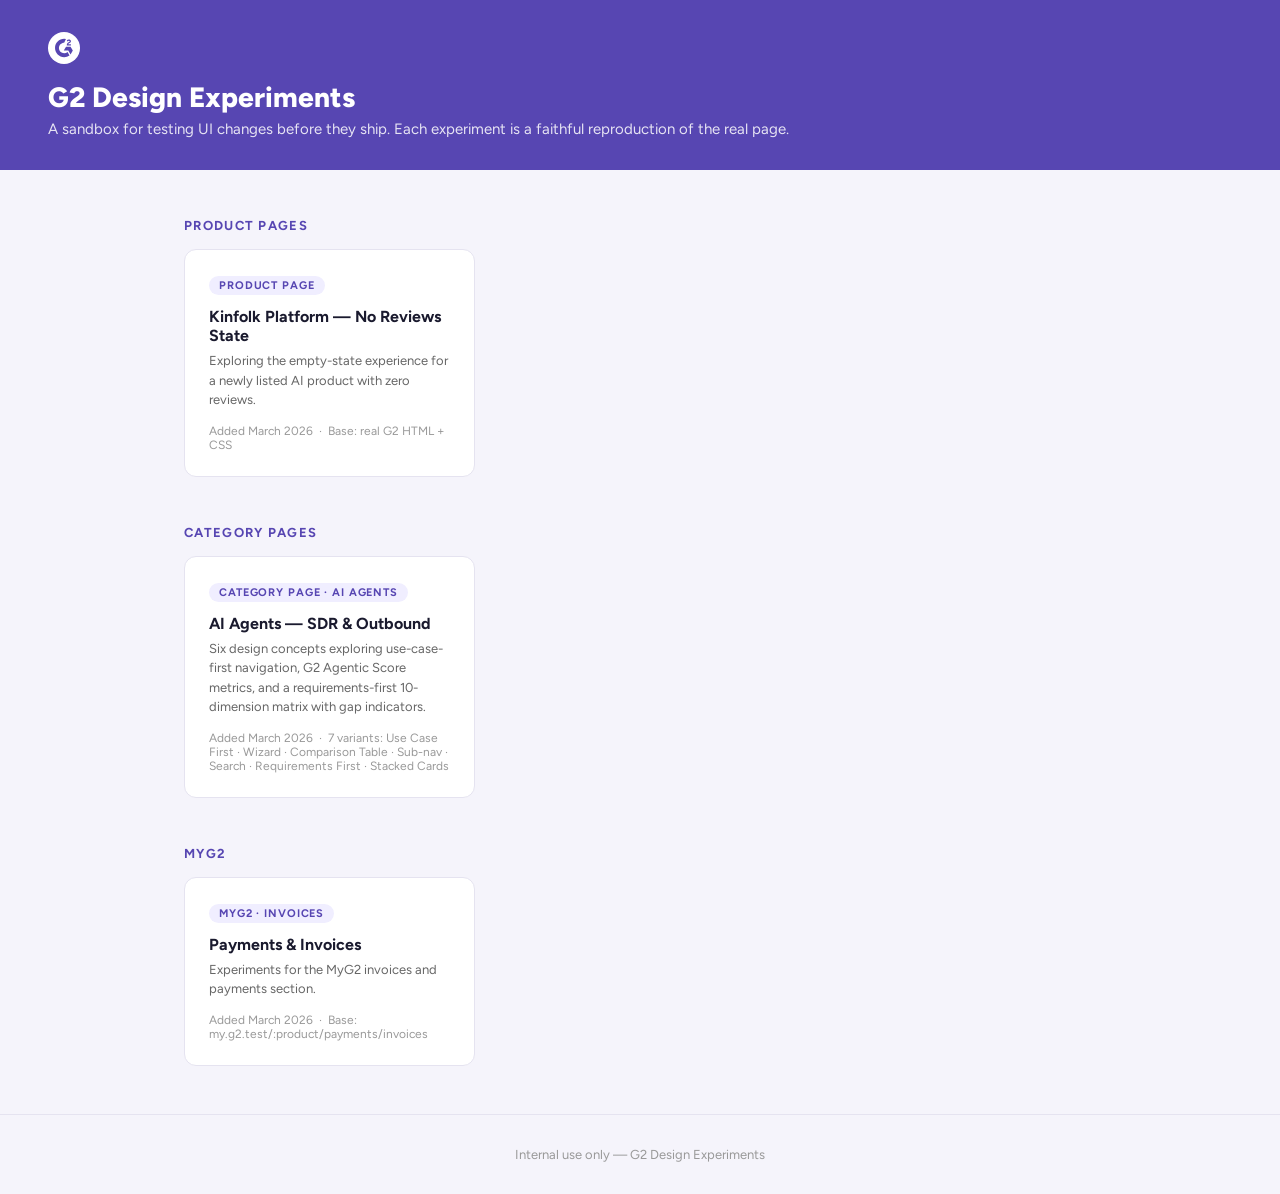
<file: index.html>
<!DOCTYPE html>
<html lang="en">
<head>
  <meta charset="utf-8" />
  <meta name="viewport" content="width=device-width, initial-scale=1" />
  <title>G2 Design Experiments</title>
  <link rel="preconnect" href="https://fonts.googleapis.com">
  <link href="https://fonts.googleapis.com/css2?family=Figtree:wght@400;500;600;700;800;900&display=swap" rel="stylesheet">
  <style>
    * { box-sizing: border-box; margin: 0; padding: 0; }
    body { font-family: Figtree, sans-serif; background: #f5f4fb; color: #1a1a2e; }
    header { background: #5746b2; color: white; padding: 32px 48px; }
    header img { height: 28px; margin-bottom: 16px; display: block; }
    header h1 { font-size: 28px; font-weight: 800; }
    header p { font-size: 15px; opacity: 0.85; margin-top: 6px; }
    main { max-width: 960px; margin: 48px auto; padding: 0 24px; }
    h2 { font-size: 13px; font-weight: 700; text-transform: uppercase; letter-spacing: 0.1em; color: #5746b2; margin-bottom: 16px; }
    .grid { display: grid; grid-template-columns: repeat(auto-fill, minmax(280px, 1fr)); gap: 20px; margin-bottom: 48px; }
    .card { background: white; border-radius: 12px; border: 1.5px solid #e5e3f0; padding: 24px; text-decoration: none; color: inherit; transition: border-color 0.15s, box-shadow 0.15s; display: block; }
    .card:hover { border-color: #5746b2; box-shadow: 0 4px 20px rgba(87,70,178,0.12); }
    .card-tag { display: inline-block; font-size: 11px; font-weight: 700; text-transform: uppercase; letter-spacing: 0.08em; background: #f0eeff; color: #5746b2; border-radius: 20px; padding: 3px 10px; margin-bottom: 12px; }
    .card h3 { font-size: 16px; font-weight: 700; margin-bottom: 6px; }
    .card p { font-size: 13px; color: #666; line-height: 1.5; }
    .card-meta { font-size: 12px; color: #999; margin-top: 14px; }
    footer { text-align: center; padding: 32px; font-size: 13px; color: #999; border-top: 1px solid #e5e3f0; }
  </style>
</head>
<body>
  <header>
    <svg xmlns="http://www.w3.org/2000/svg" viewBox="0 0 1000 1000" height="32" style="display:block; margin-bottom: 16px;" aria-label="G2" role="img">
      <circle cx="500" cy="500" r="500" fill="white"/>
      <path fill="#5746b2" d="M716.4 383H631c2.3-13.4 10.6-20.9 27.4-29.4l15.7-8c28.1-14.4 43.1-30.7 43.1-57.3 0-16.7-6.5-29.9-19.4-39.4s-28.1-14.2-45.9-14.2a70.8 70.8 0 00-38.9 11.1c-11.7 7.2-20.4 16.5-25.8 28.1l24.7 24.8c9.6-19.4 23.5-28.9 41.8-28.9 15.5 0 25 8 25 19.1 0 9.3-4.6 17-22.4 26l-10.1 4.9c-21.9 11.1-37.1 23.8-45.9 38.2s-13.1 32.5-13.1 54.4v6h129.2zM705 459.2H563.6l-70.7 122.4h141.4L705 704.1l70.7-122.5L705 459.2z"/>
      <path fill="#5746b2" d="M505.1 663.3c-90 0-163.3-73.3-163.3-163.3s73.3-163.3 163.3-163.3L561 219.8a286.4 286.4 0 00-55.9-5.5c-157.8 0-285.7 127.9-285.7 285.7s127.9 285.7 285.7 285.7a283.9 283.9 0 00168.2-54.8l-61.8-107.2a162.8 162.8 0 01-106.4 39.6z"/>
    </svg>
    <h1>G2 Design Experiments</h1>
    <p>A sandbox for testing UI changes before they ship. Each experiment is a faithful reproduction of the real page.</p>
  </header>
  <main>
    <h2>Product Pages</h2>
    <div class="grid">
      <a class="card" href="./product-page/index.html">
        <span class="card-tag">Product Page</span>
        <h3>Kinfolk Platform — No Reviews State</h3>
        <p>Exploring the empty-state experience for a newly listed AI product with zero reviews.</p>
        <div class="card-meta">Added March 2026 &nbsp;·&nbsp; Base: real G2 HTML + CSS</div>
      </a>
    </div>
    <h2>Category Pages</h2>
    <div class="grid">
      <a class="card" href="./ai-agents/index.html">
        <span class="card-tag">Category Page · AI Agents</span>
        <h3>AI Agents — SDR &amp; Outbound</h3>
        <p>Six design concepts exploring use-case-first navigation, G2 Agentic Score metrics, and a requirements-first 10-dimension matrix with gap indicators.</p>
        <div class="card-meta">Added March 2026 &nbsp;·&nbsp; 7 variants: Use Case First · Wizard · Comparison Table · Sub-nav · Search · Requirements First · Stacked Cards</div>
      </a>
    </div>
    <h2>MyG2</h2>
    <div class="grid">
      <a class="card" href="./myg2-invoices/index.html">
        <span class="card-tag">MyG2 · Invoices</span>
        <h3>Payments &amp; Invoices</h3>
        <p>Experiments for the MyG2 invoices and payments section.</p>
        <div class="card-meta">Added March 2026 &nbsp;·&nbsp; Base: my.g2.test/:product/payments/invoices</div>
      </a>
    </div>
  </main>
  <footer>Internal use only — G2 Design Experiments</footer>
</body>
</html>
</file>
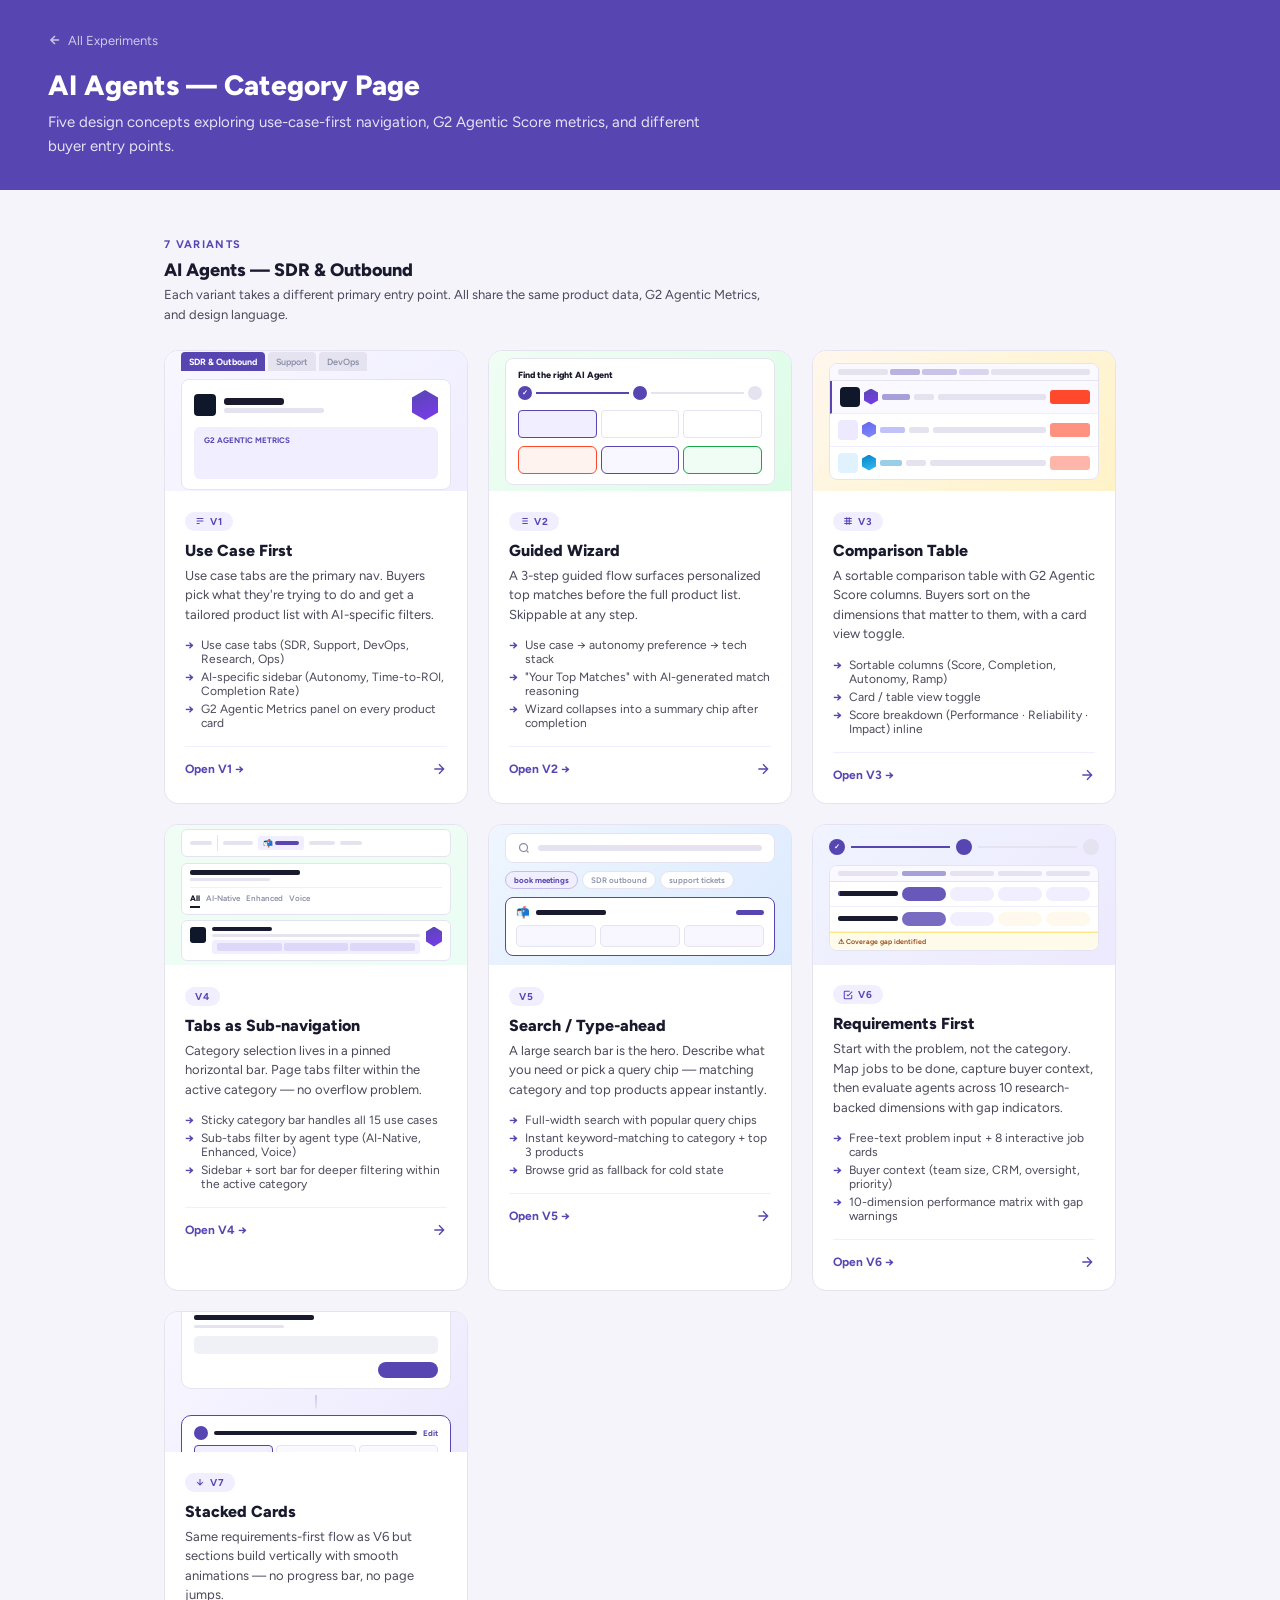
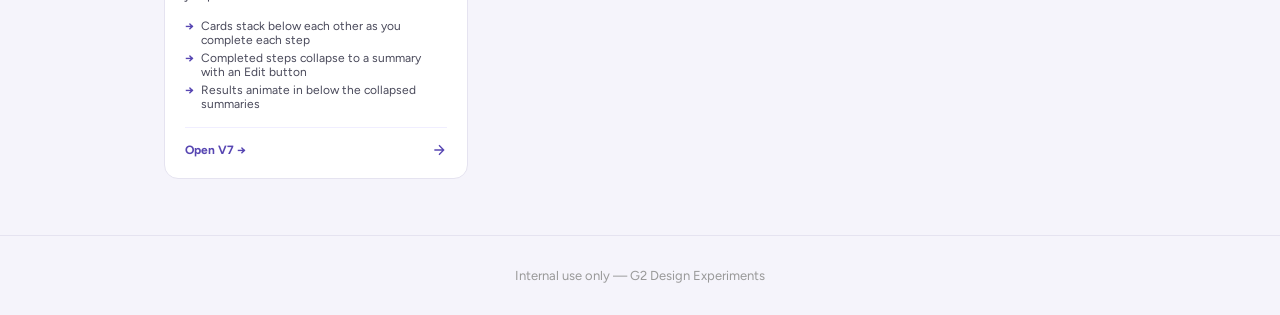
<file: ai-agents/index.html>
<!DOCTYPE html>
<html lang="en">
<head>
  <meta charset="utf-8" />
  <meta name="viewport" content="width=device-width, initial-scale=1" />
  <title>AI Agents Category Page — G2 Design Experiments</title>
  <link rel="preconnect" href="https://fonts.googleapis.com">
  <link href="https://fonts.googleapis.com/css2?family=Figtree:wght@400;500;600;700;800;900&display=swap" rel="stylesheet">
  <style>
    * { box-sizing: border-box; margin: 0; padding: 0; }
    body { font-family: Figtree, sans-serif; background: #f5f4fb; color: #1a1a2e; }
    header { background: #5746b2; color: white; padding: 32px 48px; }
    header a { color: rgba(255,255,255,0.7); text-decoration: none; font-size: 13px; display: inline-flex; align-items: center; gap: 6px; margin-bottom: 20px; }
    header a:hover { color: white; }
    header h1 { font-size: 28px; font-weight: 800; margin-bottom: 8px; }
    header .subtitle { font-size: 15px; opacity: 0.85; line-height: 1.6; max-width: 680px; }
    main { max-width: 1000px; margin: 48px auto; padding: 0 24px; }

    .section-label { font-size: 11px; font-weight: 700; text-transform: uppercase; letter-spacing: 0.12em; color: #5746b2; margin-bottom: 8px; }
    .section-title { font-size: 18px; font-weight: 800; color: #1a1a2e; margin-bottom: 4px; }
    .section-desc { font-size: 13px; color: #49495a; line-height: 1.6; margin-bottom: 24px; max-width: 600px; }

    /* Variant cards */
    .variants { display: grid; grid-template-columns: repeat(3, 1fr); gap: 20px; margin-bottom: 56px; }
    .variant-card { background: white; border: 1.5px solid #e5e3f0; border-radius: 14px; overflow: hidden; text-decoration: none; color: inherit; display: block; transition: border-color 0.15s, box-shadow 0.15s; }
    .variant-card:hover { border-color: #5746b2; box-shadow: 0 6px 24px rgba(87,70,178,0.14); }
    .variant-preview { height: 140px; display: flex; align-items: center; justify-content: center; padding: 16px; position: relative; overflow: hidden; }
    .variant-body { padding: 20px; }
    .variant-tag { display: inline-flex; align-items: center; gap: 5px; font-size: 10px; font-weight: 700; text-transform: uppercase; letter-spacing: 0.1em; background: #f0eeff; color: #5746b2; border-radius: 20px; padding: 3px 10px; margin-bottom: 10px; }
    .variant-card:hover .variant-tag { background: #5746b2; color: white; }
    .variant-title { font-size: 16px; font-weight: 800; margin-bottom: 6px; }
    .variant-desc { font-size: 13px; color: #49495a; line-height: 1.5; margin-bottom: 14px; }
    .variant-features { list-style: none; display: flex; flex-direction: column; gap: 4px; }
    .variant-features li { font-size: 12px; color: #49495a; display: flex; align-items: flex-start; gap: 7px; }
    .variant-features li::before { content: '→'; color: #5746b2; font-weight: 700; flex-shrink: 0; }
    .variant-cta { display: flex; align-items: center; justify-content: space-between; margin-top: 16px; padding-top: 14px; border-top: 1px solid #f0eeff; }
    .variant-cta span { font-size: 12px; font-weight: 700; color: #5746b2; }
    .variant-cta svg { color: #5746b2; }

    /* Mini preview mockups */
    .mock-card { background: white; border: 1px solid #e5e3f0; border-radius: 8px; padding: 10px 12px; width: 100%; }
    .mock-row { display: flex; align-items: center; gap: 8px; margin-bottom: 7px; }
    .mock-logo { width: 22px; height: 22px; border-radius: 4px; flex-shrink: 0; }
    .mock-name { height: 7px; background: #1a1a2e; border-radius: 3px; width: 60px; }
    .mock-badge { height: 7px; background: #ff492c; border-radius: 3px; width: 28px; opacity: 0.7; }
    .mock-score { width: 26px; height: 30px; clip-path: polygon(50% 0%, 100% 25%, 100% 75%, 50% 100%, 0% 75%, 0% 25%); background: linear-gradient(160deg,#5746b2,#7c3aed); margin-left: auto; }
    .mock-metric-row { display: flex; gap: 4px; margin-top: 6px; }
    .mock-metric { background: #f0eeff; border-radius: 4px; flex: 1; height: 20px; }
    .mock-bar-track { background: #e5e3f0; height: 3px; border-radius: 2px; margin-top: 5px; }
    .mock-bar { background: #5746b2; height: 100%; border-radius: 2px; }

    .mock-wizard { background: white; border: 1px solid #e5e3f0; border-radius: 8px; padding: 10px 12px; width: 100%; }
    .mock-steps { display: flex; gap: 4px; align-items: center; margin-bottom: 10px; }
    .mock-step-circle { width: 14px; height: 14px; border-radius: 50%; }
    .mock-step-line { flex: 1; height: 2px; background: #e5e3f0; }
    .mock-tiles { display: grid; grid-template-columns: repeat(3, 1fr); gap: 4px; margin-bottom: 8px; }
    .mock-tile { border: 1px solid #e5e3f0; border-radius: 4px; height: 28px; }
    .mock-tile.sel { border-color: #5746b2; background: #f0eeff; }
    .mock-match-row { display: flex; gap: 4px; }
    .mock-match { flex: 1; border: 1.5px solid #5746b2; border-radius: 6px; height: 28px; background: #f8f7ff; }

    .mock-table { background: white; border: 1px solid #e5e3f0; border-radius: 8px; overflow: hidden; width: 100%; }
    .mock-thead { background: #faf9ff; display: flex; gap: 2px; padding: 5px 8px; border-bottom: 1px solid #e5e3f0; }
    .mock-th { height: 6px; background: #e5e3f0; border-radius: 2px; }
    .mock-trow { display: flex; align-items: center; gap: 4px; padding: 6px 8px; border-bottom: 1px solid #f0eeff; }
    .mock-trow:last-child { border-bottom: none; }
    .mock-trow.highlight { background: #faf9ff; border-left: 2px solid #5746b2; }
    .mock-cell { height: 6px; background: #e5e3f0; border-radius: 2px; }
    .mock-hex-sm { width: 14px; height: 16px; clip-path: polygon(50% 0%, 100% 25%, 100% 75%, 50% 100%, 0% 75%, 0% 25%); background: linear-gradient(160deg,#5746b2,#7c3aed); flex-shrink: 0; }

    footer { text-align: center; padding: 32px; font-size: 13px; color: #999; border-top: 1px solid #e5e3f0; margin-top: 32px; }
  </style>
</head>
<body>

<header>
  <a href="../index.html">
    <svg width="14" height="14" viewBox="0 0 24 24" fill="none" stroke="currentColor" stroke-width="2.5"><path d="M19 12H5M12 19l-7-7 7-7"/></svg>
    All Experiments
  </a>
  <h1>AI Agents — Category Page</h1>
  <p class="subtitle">Five design concepts exploring use-case-first navigation, G2 Agentic Score metrics, and different buyer entry points.</p>
</header>

<main>

  <div class="section-label">7 Variants</div>
  <div class="section-title">AI Agents — SDR &amp; Outbound</div>
  <p class="section-desc">Each variant takes a different primary entry point. All share the same product data, G2 Agentic Metrics, and design language.</p>

  <div class="variants">

    <!-- V1 -->
    <a class="variant-card" href="./v1-use-case-first.html">
      <div class="variant-preview" style="background:linear-gradient(135deg,#f8f7ff,#f0eeff);">
        <div style="width:100%;">
          <div style="display:flex;gap:3px;margin-bottom:8px;">
            <div style="background:#5746b2;color:white;border-radius:4px 4px 0 0;padding:4px 8px;font-size:9px;font-weight:700;">SDR &amp; Outbound</div>
            <div style="background:#e5e3f0;border-radius:4px 4px 0 0;padding:4px 8px;font-size:9px;color:#8b8fa8;font-weight:600;">Support</div>
            <div style="background:#e5e3f0;border-radius:4px 4px 0 0;padding:4px 8px;font-size:9px;color:#8b8fa8;font-weight:600;">DevOps</div>
          </div>
          <div class="mock-card">
            <div class="mock-row">
              <div class="mock-logo" style="background:#0f172a;"></div>
              <div>
                <div class="mock-name"></div>
                <div style="margin-top:3px;height:5px;background:#e5e3f0;border-radius:2px;width:100px;"></div>
              </div>
              <div class="mock-score"></div>
            </div>
            <div style="background:#f0eeff;border-radius:6px;padding:8px 10px;">
              <div style="font-size:8px;font-weight:700;color:#5746b2;margin-bottom:5px;">G2 AGENTIC METRICS</div>
              <div class="mock-metric-row">
                <div class="mock-metric"></div>
                <div class="mock-metric"></div>
                <div class="mock-metric"></div>
                <div class="mock-metric"></div>
              </div>
            </div>
          </div>
        </div>
      </div>
      <div class="variant-body">
        <div class="variant-tag">
          <svg width="10" height="10" viewBox="0 0 24 24" fill="none" stroke="currentColor" stroke-width="2.5"><path d="M4 6h16M4 12h16M4 18h7"/></svg>
          V1
        </div>
        <div class="variant-title">Use Case First</div>
        <div class="variant-desc">Use case tabs are the primary nav. Buyers pick what they're trying to do and get a tailored product list with AI-specific filters.</div>
        <ul class="variant-features">
          <li>Use case tabs (SDR, Support, DevOps, Research, Ops)</li>
          <li>AI-specific sidebar (Autonomy, Time-to-ROI, Completion Rate)</li>
          <li>G2 Agentic Metrics panel on every product card</li>
        </ul>
        <div class="variant-cta">
          <span>Open V1 →</span>
          <svg width="16" height="16" viewBox="0 0 24 24" fill="none" stroke="currentColor" stroke-width="2"><path d="M5 12h14M12 5l7 7-7 7"/></svg>
        </div>
      </div>
    </a>

    <!-- V2 -->
    <a class="variant-card" href="./v2-wizard.html">
      <div class="variant-preview" style="background:linear-gradient(135deg,#f0fdf4,#dcfce7);">
        <div style="width:100%;">
          <div class="mock-wizard">
            <div style="font-size:9px;font-weight:800;color:#1a1a2e;margin-bottom:6px;">Find the right AI Agent</div>
            <div class="mock-steps">
              <div class="mock-step-circle" style="background:#5746b2;width:14px;height:14px;border-radius:50%;display:flex;align-items:center;justify-content:center;"><span style="font-size:7px;color:white;font-weight:800;">✓</span></div>
              <div class="mock-step-line" style="background:#5746b2;"></div>
              <div class="mock-step-circle" style="background:#5746b2;"></div>
              <div class="mock-step-line"></div>
              <div class="mock-step-circle" style="background:#e5e3f0;"></div>
            </div>
            <div class="mock-tiles">
              <div class="mock-tile sel"></div>
              <div class="mock-tile"></div>
              <div class="mock-tile"></div>
            </div>
            <div class="mock-match-row">
              <div class="mock-match" style="border-color:#ff492c;background:#fff3f0;"></div>
              <div class="mock-match"></div>
              <div class="mock-match" style="border-color:#16a34a;background:#f0fdf4;"></div>
            </div>
          </div>
        </div>
      </div>
      <div class="variant-body">
        <div class="variant-tag">
          <svg width="10" height="10" viewBox="0 0 24 24" fill="none" stroke="currentColor" stroke-width="2.5"><path d="M8 6h13M8 12h13M8 18h13M3 6h.01M3 12h.01M3 18h.01"/></svg>
          V2
        </div>
        <div class="variant-title">Guided Wizard</div>
        <div class="variant-desc">A 3-step guided flow surfaces personalized top matches before the full product list. Skippable at any step.</div>
        <ul class="variant-features">
          <li>Use case → autonomy preference → tech stack</li>
          <li>"Your Top Matches" with AI-generated match reasoning</li>
          <li>Wizard collapses into a summary chip after completion</li>
        </ul>
        <div class="variant-cta">
          <span>Open V2 →</span>
          <svg width="16" height="16" viewBox="0 0 24 24" fill="none" stroke="currentColor" stroke-width="2"><path d="M5 12h14M12 5l7 7-7 7"/></svg>
        </div>
      </div>
    </a>

    <!-- V3 -->
    <a class="variant-card" href="./v3-comparison.html">
      <div class="variant-preview" style="background:linear-gradient(135deg,#fff7ed,#fef3c7);">
        <div style="width:100%;">
          <div class="mock-table">
            <div class="mock-thead">
              <div class="mock-th" style="width:50px;"></div>
              <div class="mock-th" style="width:30px;background:#5746b2;opacity:0.4;"></div>
              <div class="mock-th" style="width:35px;background:#5746b2;opacity:0.3;"></div>
              <div class="mock-th" style="width:30px;background:#5746b2;opacity:0.2;"></div>
              <div class="mock-th" style="flex:1;"></div>
            </div>
            <div class="mock-trow highlight">
              <div style="width:20px;height:20px;background:#0f172a;border-radius:4px;flex-shrink:0;"></div>
              <div class="mock-hex-sm"></div>
              <div class="mock-cell" style="width:28px;background:#5746b2;opacity:0.5;"></div>
              <div class="mock-cell" style="width:20px;"></div>
              <div class="mock-cell" style="flex:1;"></div>
              <div style="width:40px;height:14px;background:#ff492c;border-radius:3px;flex-shrink:0;"></div>
            </div>
            <div class="mock-trow">
              <div style="width:20px;height:20px;background:#ede9fe;border-radius:4px;flex-shrink:0;"></div>
              <div class="mock-hex-sm" style="background:linear-gradient(160deg,#6366f1,#818cf8);"></div>
              <div class="mock-cell" style="width:25px;background:#6366f1;opacity:0.4;"></div>
              <div class="mock-cell" style="width:20px;"></div>
              <div class="mock-cell" style="flex:1;"></div>
              <div style="width:40px;height:14px;background:#ff492c;border-radius:3px;flex-shrink:0;opacity:0.6;"></div>
            </div>
            <div class="mock-trow">
              <div style="width:20px;height:20px;background:#e0f2fe;border-radius:4px;flex-shrink:0;"></div>
              <div class="mock-hex-sm" style="background:linear-gradient(160deg,#0284c7,#38bdf8);"></div>
              <div class="mock-cell" style="width:22px;background:#0284c7;opacity:0.4;"></div>
              <div class="mock-cell" style="width:20px;"></div>
              <div class="mock-cell" style="flex:1;"></div>
              <div style="width:40px;height:14px;background:#ff492c;border-radius:3px;flex-shrink:0;opacity:0.4;"></div>
            </div>
          </div>
        </div>
      </div>
      <div class="variant-body">
        <div class="variant-tag">
          <svg width="10" height="10" viewBox="0 0 24 24" fill="none" stroke="currentColor" stroke-width="2.5"><path d="M3 6h18M3 12h18M3 18h18M9 3v18M15 3v18"/></svg>
          V3
        </div>
        <div class="variant-title">Comparison Table</div>
        <div class="variant-desc">A sortable comparison table with G2 Agentic Score columns. Buyers sort on the dimensions that matter to them, with a card view toggle.</div>
        <ul class="variant-features">
          <li>Sortable columns (Score, Completion, Autonomy, Ramp)</li>
          <li>Card / table view toggle</li>
          <li>Score breakdown (Performance · Reliability · Impact) inline</li>
        </ul>
        <div class="variant-cta">
          <span>Open V3 →</span>
          <svg width="16" height="16" viewBox="0 0 24 24" fill="none" stroke="currentColor" stroke-width="2"><path d="M5 12h14M12 5l7 7-7 7"/></svg>
        </div>
      </div>
    </a>

    <!-- V4 -->
    <a class="variant-card" href="./v4-tabs-subnav.html">
      <div class="variant-preview" style="background:linear-gradient(135deg,#f0fdf4,#ecfdf5);">
        <div style="width:100%;">
          <div style="background:white;border:1px solid #e5e3f0;border-radius:6px;padding:5px 8px;display:flex;align-items:center;gap:5px;margin-bottom:6px;">
            <div style="height:4px;background:#e5e3f0;border-radius:2px;width:22px;"></div>
            <div style="height:16px;width:1px;background:#e5e3f0;"></div>
            <div style="height:4px;background:#e5e3f0;border-radius:2px;width:30px;"></div>
            <div style="background:#f0eeff;border-radius:3px;padding:2px 5px;display:flex;align-items:center;gap:2px;">
              <span style="font-size:8px;">📬</span>
              <div style="height:4px;background:#5746b2;border-radius:2px;width:24px;"></div>
            </div>
            <div style="height:4px;background:#e5e3f0;border-radius:2px;width:26px;"></div>
            <div style="height:4px;background:#e5e3f0;border-radius:2px;width:22px;"></div>
          </div>
          <div style="background:white;border:1px solid #e5e3f0;border-radius:6px;padding:6px 8px;margin-bottom:5px;">
            <div style="height:5px;background:#1a1a2e;border-radius:2px;width:110px;margin-bottom:3px;"></div>
            <div style="height:3px;background:#e5e3f0;border-radius:2px;width:80px;margin-bottom:6px;"></div>
            <div style="display:flex;gap:6px;border-top:1px solid #f0eeff;padding-top:5px;">
              <div style="font-size:8px;font-weight:800;color:#1a1a2e;border-bottom:2px solid #1a1a2e;padding-bottom:3px;">All</div>
              <div style="font-size:8px;font-weight:600;color:#8b8fa8;padding-bottom:3px;">AI-Native</div>
              <div style="font-size:8px;font-weight:600;color:#8b8fa8;padding-bottom:3px;">Enhanced</div>
              <div style="font-size:8px;font-weight:600;color:#8b8fa8;padding-bottom:3px;">Voice</div>
            </div>
          </div>
          <div style="background:white;border:1px solid #e5e3f0;border-radius:6px;padding:6px 8px;display:flex;gap:6px;align-items:flex-start;">
            <div style="width:16px;height:16px;background:#0f172a;border-radius:3px;flex-shrink:0;"></div>
            <div style="flex:1;">
              <div style="height:4px;background:#1a1a2e;border-radius:2px;width:60px;margin-bottom:3px;"></div>
              <div style="background:#e5e3f0;height:3px;border-radius:2px;width:100%;margin-bottom:3px;"></div>
              <div style="background:#f0eeff;border-radius:3px;padding:3px 5px;">
                <div style="display:flex;gap:2px;">
                  <div style="flex:1;background:#ddd8f8;border-radius:2px;height:8px;"></div>
                  <div style="flex:1;background:#ddd8f8;border-radius:2px;height:8px;"></div>
                  <div style="flex:1;background:#ddd8f8;border-radius:2px;height:8px;"></div>
                </div>
              </div>
            </div>
            <div style="width:16px;height:20px;clip-path:polygon(50% 0%,100% 25%,100% 75%,50% 100%,0% 75%,0% 25%);background:linear-gradient(160deg,#5746b2,#7c3aed);flex-shrink:0;"></div>
          </div>
        </div>
      </div>
      <div class="variant-body">
        <div class="variant-tag">V4</div>
        <div class="variant-title">Tabs as Sub-navigation</div>
        <div class="variant-desc">Category selection lives in a pinned horizontal bar. Page tabs filter within the active category — no overflow problem.</div>
        <ul class="variant-features">
          <li>Sticky category bar handles all 15 use cases</li>
          <li>Sub-tabs filter by agent type (AI-Native, Enhanced, Voice)</li>
          <li>Sidebar + sort bar for deeper filtering within the active category</li>
        </ul>
        <div class="variant-cta">
          <span>Open V4 →</span>
          <svg width="16" height="16" viewBox="0 0 24 24" fill="none" stroke="currentColor" stroke-width="2"><path d="M5 12h14M12 5l7 7-7 7"/></svg>
        </div>
      </div>
    </a>

    <!-- V5 -->
    <a class="variant-card" href="./v2-search.html">
      <div class="variant-preview" style="background:linear-gradient(135deg,#eff6ff,#dbeafe);">
        <div style="width:100%;">
          <div style="background:white;border:1.5px solid #e5e3f0;border-radius:8px;padding:8px 12px;display:flex;align-items:center;gap:8px;margin-bottom:8px;">
            <svg width="12" height="12" viewBox="0 0 24 24" fill="none" stroke="#8b8fa8" stroke-width="2.5"><circle cx="11" cy="11" r="8"/><path d="m21 21-4.35-4.35"/></svg>
            <div style="height:6px;background:#e5e3f0;border-radius:3px;flex:1;"></div>
          </div>
          <div style="display:flex;gap:4px;margin-bottom:8px;flex-wrap:wrap;">
            <div style="background:#f0eeff;border:1px solid #c4bbf0;border-radius:20px;padding:3px 8px;font-size:8px;font-weight:700;color:#5746b2;">book meetings</div>
            <div style="background:white;border:1px solid #e5e3f0;border-radius:20px;padding:3px 8px;font-size:8px;font-weight:600;color:#8b8fa8;">SDR outbound</div>
            <div style="background:white;border:1px solid #e5e3f0;border-radius:20px;padding:3px 8px;font-size:8px;font-weight:600;color:#8b8fa8;">support tickets</div>
          </div>
          <div style="background:white;border:1.5px solid #5746b2;border-radius:8px;padding:8px 10px;">
            <div style="display:flex;align-items:center;gap:6px;margin-bottom:6px;">
              <span style="font-size:11px;">📬</span>
              <div style="height:5px;background:#1a1a2e;border-radius:2px;width:70px;"></div>
              <div style="height:5px;background:#5746b2;border-radius:10px;width:28px;margin-left:auto;"></div>
            </div>
            <div style="display:flex;gap:4px;">
              <div style="flex:1;background:#f8f7ff;border:1px solid #e5e3f0;border-radius:5px;height:22px;"></div>
              <div style="flex:1;background:#f8f7ff;border:1px solid #e5e3f0;border-radius:5px;height:22px;"></div>
              <div style="flex:1;background:#f8f7ff;border:1px solid #e5e3f0;border-radius:5px;height:22px;"></div>
            </div>
          </div>
        </div>
      </div>
      <div class="variant-body">
        <div class="variant-tag">V5</div>
        <div class="variant-title">Search / Type-ahead</div>
        <div class="variant-desc">A large search bar is the hero. Describe what you need or pick a query chip — matching category and top products appear instantly.</div>
        <ul class="variant-features">
          <li>Full-width search with popular query chips</li>
          <li>Instant keyword-matching to category + top 3 products</li>
          <li>Browse grid as fallback for cold state</li>
        </ul>
        <div class="variant-cta">
          <span>Open V5 →</span>
          <svg width="16" height="16" viewBox="0 0 24 24" fill="none" stroke="currentColor" stroke-width="2"><path d="M5 12h14M12 5l7 7-7 7"/></svg>
        </div>
      </div>
    </a>

    <!-- V6 -->
    <a class="variant-card" href="./v6-requirements-first.html">
      <div class="variant-preview" style="background:linear-gradient(135deg,#f0f4ff,#ede9fe);">
        <div style="width:100%;">
          <!-- Step indicator mock -->
          <div style="display:flex;align-items:center;gap:6px;margin-bottom:10px;">
            <div style="width:16px;height:16px;border-radius:50%;background:#5746b2;display:flex;align-items:center;justify-content:center;flex-shrink:0;"><span style="font-size:7px;color:white;font-weight:800;">✓</span></div>
            <div style="height:2px;flex:1;background:#5746b2;"></div>
            <div style="width:16px;height:16px;border-radius:50%;background:#5746b2;flex-shrink:0;"></div>
            <div style="height:2px;flex:1;background:#e5e3f0;"></div>
            <div style="width:16px;height:16px;border-radius:50%;background:#e5e3f0;flex-shrink:0;"></div>
          </div>
          <!-- Matrix preview -->
          <div style="background:white;border:1px solid #e5e3f0;border-radius:8px;overflow:hidden;">
            <div style="display:flex;background:#faf9ff;padding:5px 8px;border-bottom:1px solid #e5e3f0;gap:4px;">
              <div style="width:60px;height:5px;background:#e5e3f0;border-radius:2px;"></div>
              <div style="flex:1;height:5px;background:#5746b2;opacity:0.5;border-radius:2px;"></div>
              <div style="flex:1;height:5px;background:#e5e3f0;border-radius:2px;"></div>
              <div style="flex:1;height:5px;background:#e5e3f0;border-radius:2px;"></div>
              <div style="flex:1;height:5px;background:#e5e3f0;border-radius:2px;"></div>
            </div>
            <div style="display:flex;align-items:center;padding:5px 8px;border-bottom:1px solid #f0eeff;gap:4px;">
              <div style="width:60px;height:5px;background:#1a1a2e;border-radius:2px;border-left:2px solid #5746b2;padding-left:4px;"></div>
              <div style="flex:1;height:14px;background:#5746b2;border-radius:8px;opacity:0.9;"></div>
              <div style="flex:1;height:14px;background:#f0eeff;border-radius:8px;"></div>
              <div style="flex:1;height:14px;background:#f0eeff;border-radius:8px;"></div>
              <div style="flex:1;height:14px;background:#f0eeff;border-radius:8px;"></div>
            </div>
            <div style="display:flex;align-items:center;padding:5px 8px;border-bottom:1px solid #f0eeff;gap:4px;">
              <div style="width:60px;height:5px;background:#1a1a2e;border-radius:2px;"></div>
              <div style="flex:1;height:14px;background:#5746b2;border-radius:8px;opacity:0.8;"></div>
              <div style="flex:1;height:14px;background:#f0eeff;border-radius:8px;"></div>
              <div style="flex:1;height:14px;background:#fff8ed;border-radius:8px;"></div>
              <div style="flex:1;height:14px;background:#fff8ed;border-radius:8px;"></div>
            </div>
            <div style="padding:4px 8px;background:#fffbeb;border-top:1px solid #fde68a;font-size:7px;color:#92400e;font-weight:600;">⚠ Coverage gap identified</div>
          </div>
        </div>
      </div>
      <div class="variant-body">
        <div class="variant-tag">
          <svg width="10" height="10" viewBox="0 0 24 24" fill="none" stroke="currentColor" stroke-width="2.5"><path d="M9 11l3 3L22 4"/><path d="M21 12v7a2 2 0 0 1-2 2H5a2 2 0 0 1-2-2V5a2 2 0 0 1 2-2h11"/></svg>
          V6
        </div>
        <div class="variant-title">Requirements First</div>
        <div class="variant-desc">Start with the problem, not the category. Map jobs to be done, capture buyer context, then evaluate agents across 10 research-backed dimensions with gap indicators.</div>
        <ul class="variant-features">
          <li>Free-text problem input + 8 interactive job cards</li>
          <li>Buyer context (team size, CRM, oversight, priority)</li>
          <li>10-dimension performance matrix with gap warnings</li>
        </ul>
        <div class="variant-cta">
          <span>Open V6 →</span>
          <svg width="16" height="16" viewBox="0 0 24 24" fill="none" stroke="currentColor" stroke-width="2"><path d="M5 12h14M12 5l7 7-7 7"/></svg>
        </div>
      </div>
    </a>

    <!-- V7 -->
    <a class="variant-card" href="./v7-stacked.html">
      <div class="variant-preview" style="background:linear-gradient(135deg,#f8f7ff,#ede9fe);">
        <div style="width:100%;">
          <!-- Stacked cards mock -->
          <div style="background:white;border:1.5px solid #e5e3f0;border-radius:10px;padding:10px 12px;margin-bottom:6px;">
            <div style="font-size:8px;font-weight:700;color:#9b9ab0;text-transform:uppercase;margin-bottom:4px;">Step 1 of 3</div>
            <div style="height:5px;background:#1a1a2e;border-radius:2px;width:120px;margin-bottom:5px;"></div>
            <div style="height:3px;background:#e5e3f0;border-radius:2px;width:90px;margin-bottom:8px;"></div>
            <div style="background:#f0f1f6;border-radius:5px;height:18px;margin-bottom:8px;"></div>
            <div style="display:flex;justify-content:flex-end;">
              <div style="background:#5746b2;border-radius:20px;height:16px;width:60px;"></div>
            </div>
          </div>
          <div style="width:2px;height:14px;background:linear-gradient(to bottom,#c4bbf0,#e5e3f0);margin:0 auto;border-radius:2px;opacity:0.8;"></div>
          <div style="background:white;border:1.5px solid #5746b2;border-radius:10px;padding:10px 12px;margin-top:6px;">
            <div style="display:flex;align-items:center;gap:6px;margin-bottom:5px;">
              <div style="width:14px;height:14px;border-radius:50%;background:#5746b2;"></div>
              <div style="height:4px;background:#1a1a2e;border-radius:2px;flex:1;"></div>
              <div style="font-size:8px;color:#5746b2;font-weight:700;">Edit</div>
            </div>
            <div style="display:grid;grid-template-columns:repeat(3,1fr);gap:3px;">
              <div style="background:#f0eeff;border:1px solid #5746b2;border-radius:4px;height:18px;"></div>
              <div style="background:#faf9ff;border:1px solid #e5e3f0;border-radius:4px;height:18px;"></div>
              <div style="background:#faf9ff;border:1px solid #e5e3f0;border-radius:4px;height:18px;"></div>
            </div>
          </div>
        </div>
      </div>
      <div class="variant-body">
        <div class="variant-tag">
          <svg width="10" height="10" viewBox="0 0 24 24" fill="none" stroke="currentColor" stroke-width="2.5"><path d="M12 5v14M5 12l7 7 7-7"/></svg>
          V7
        </div>
        <div class="variant-title">Stacked Cards</div>
        <div class="variant-desc">Same requirements-first flow as V6 but sections build vertically with smooth animations — no progress bar, no page jumps.</div>
        <ul class="variant-features">
          <li>Cards stack below each other as you complete each step</li>
          <li>Completed steps collapse to a summary with an Edit button</li>
          <li>Results animate in below the collapsed summaries</li>
        </ul>
        <div class="variant-cta">
          <span>Open V7 →</span>
          <svg width="16" height="16" viewBox="0 0 24 24" fill="none" stroke="currentColor" stroke-width="2"><path d="M5 12h14M12 5l7 7-7 7"/></svg>
        </div>
      </div>
    </a>

  </div>

</main>

<footer>Internal use only — G2 Design Experiments</footer>
</body>
</html>
</file>
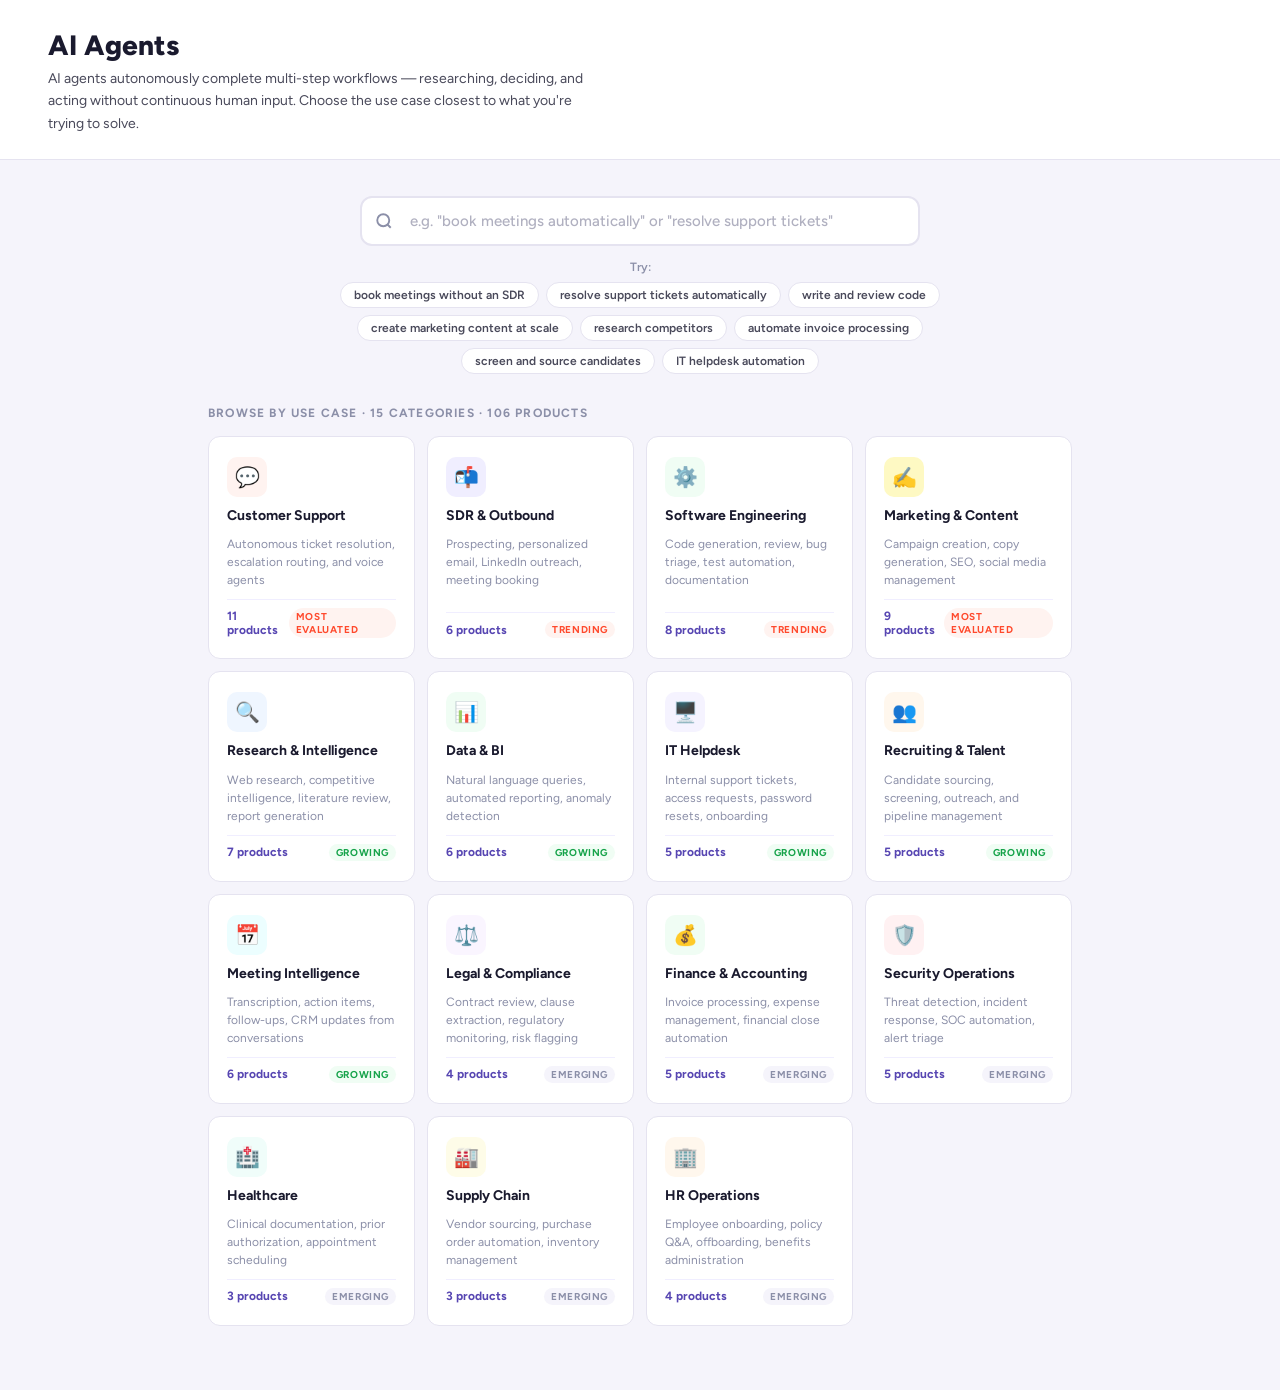
<file: ai-agents/v1a-category-grid.html>
<!DOCTYPE html>
<html lang="en">
<head>
  <meta charset="utf-8" />
  <meta name="viewport" content="width=device-width, initial-scale=1" />
  <title>AI Agents — Category Grid (1A) | G2 Experiment</title>
  <link rel="preconnect" href="https://fonts.googleapis.com">
  <link href="https://fonts.googleapis.com/css2?family=Figtree:wght@400;500;600;700;800;900&display=swap" rel="stylesheet">
  <style>
    * { box-sizing: border-box; margin: 0; padding: 0; }
    body { font-family: Figtree, sans-serif; background: #f5f4fb; color: #1a1a2e; font-size: 14px; }

    /* ── Page Header ── */
    .page-header { background: white; border-bottom: 1px solid #e5e3f0; padding: 28px 48px 24px; }

    .header-inner { max-width: 960px; }
    .header-inner h1 { font-size: 28px; font-weight: 800; margin-bottom: 6px; }
    .header-inner p { font-size: 14px; color: #49495a; line-height: 1.6; max-width: 540px; }

    /* ── Body ── */
    .page-body { max-width: 960px; margin: 0 auto; padding: 36px 48px 64px; }

    /* ── Section label ── */
    .section-label { font-size: 12px; font-weight: 700; text-transform: uppercase; letter-spacing: 0.1em; color: #8b8fa8; margin-bottom: 16px; }

    /* ── Category Grid ── */
    .cat-grid { display: grid; grid-template-columns: repeat(4, 1fr); gap: 12px; }

    .cat-tile {
      background: white; border: 1.5px solid #e5e3f0; border-radius: 12px;
      padding: 20px 18px; text-decoration: none; color: inherit;
      display: flex; flex-direction: column; gap: 10px;
      transition: border-color 0.15s, box-shadow 0.15s, transform 0.1s;
      cursor: pointer;
    }
    .cat-tile:hover {
      border-color: #5746b2; box-shadow: 0 4px 20px rgba(87,70,178,0.12);
      transform: translateY(-2px);
    }
    .cat-tile.active { border-color: #5746b2; background: #f8f7ff; }

    .cat-icon {
      width: 40px; height: 40px; border-radius: 10px;
      display: flex; align-items: center; justify-content: center;
      font-size: 20px; flex-shrink: 0;
    }
    .cat-name { font-size: 14px; font-weight: 700; color: #1a1a2e; line-height: 1.3; }
    .cat-tile:hover .cat-name { color: #5746b2; }
    .cat-desc { font-size: 12px; color: #8b8fa8; line-height: 1.5; flex: 1; }
    .cat-footer { display: flex; align-items: center; justify-content: space-between; padding-top: 8px; border-top: 1px solid #f0eeff; margin-top: auto; }
    .cat-count { font-size: 12px; font-weight: 700; color: #5746b2; }
    .cat-badge {
      font-size: 10px; font-weight: 700; text-transform: uppercase; letter-spacing: 0.06em;
      padding: 2px 7px; border-radius: 20px;
    }
    .badge-hot { background: #fff3f0; color: #ff492c; }
    .badge-new { background: #f0fdf4; color: #16a34a; }
    .badge-emerging { background: #f5f4fb; color: #8b8fa8; }

    /* ── Search Area ── */
    .search-area { text-align: center; margin-bottom: 32px; }
    .search-wrap { position: relative; max-width: 560px; margin: 0 auto 14px; }
    .search-input {
      width: 100%; height: 50px; padding: 0 42px 0 48px;
      font-family: Figtree, sans-serif; font-size: 15px; font-weight: 500; color: #1a1a2e;
      border: 2px solid #e5e3f0; border-radius: 12px; background: white; outline: none;
      transition: border-color 0.15s, box-shadow 0.15s;
    }
    .search-input:focus { border-color: #5746b2; box-shadow: 0 0 0 4px rgba(87,70,178,0.1); }
    .search-input::placeholder { color: #b0b0c0; }
    .search-icon {
      position: absolute; left: 15px; top: 50%; transform: translateY(-50%);
      color: #8b8fa8; pointer-events: none;
    }
    .search-clear {
      position: absolute; right: 14px; top: 50%; transform: translateY(-50%);
      color: #b0b0c0; cursor: pointer; display: none;
      background: none; border: none; font-size: 20px; line-height: 1; padding: 0;
    }
    .search-clear:hover { color: #5746b2; }
    .popular-label { font-size: 12px; font-weight: 600; color: #8b8fa8; margin-bottom: 8px; }
    .popular-chips { display: flex; flex-wrap: wrap; gap: 7px; justify-content: center; max-width: 640px; margin: 0 auto; }
    .popular-chip {
      background: white; border: 1.5px solid #e5e3f0; border-radius: 20px;
      padding: 5px 13px; font-size: 12px; font-weight: 600; color: #49495a; cursor: pointer;
      transition: all 0.12s;
    }
    .popular-chip:hover { border-color: #5746b2; color: #5746b2; background: #f8f7ff; }
    .popular-chip.active { border-color: #5746b2; color: #5746b2; background: #f0eeff; }

    /* ── Results Panel ── */
    .results-panel { display: none; margin-bottom: 28px; }
    .results-panel.visible { display: block; }
    .result-category-match {
      display: flex; align-items: center; gap: 16px;
      background: white; border: 2px solid #5746b2; border-radius: 12px;
      padding: 18px 20px; margin-bottom: 20px; text-decoration: none; color: inherit;
      transition: box-shadow 0.15s;
    }
    .result-category-match:hover { box-shadow: 0 4px 20px rgba(87,70,178,0.15); }
    .result-cat-icon { font-size: 28px; flex-shrink: 0; }
    .result-cat-info { flex: 1; }
    .result-cat-label { font-size: 10px; font-weight: 700; text-transform: uppercase; letter-spacing: 0.1em; color: #5746b2; margin-bottom: 3px; }
    .result-cat-name { font-size: 18px; font-weight: 800; color: #1a1a2e; margin-bottom: 3px; }
    .result-cat-desc { font-size: 13px; color: #49495a; }
    .result-cat-count { font-size: 13px; font-weight: 700; color: #5746b2; white-space: nowrap; flex-shrink: 0; display: flex; align-items: center; gap: 6px; }
    .results-products-label { font-size: 12px; font-weight: 700; text-transform: uppercase; letter-spacing: 0.08em; color: #8b8fa8; margin-bottom: 12px; }
    .results-products { display: flex; flex-direction: column; gap: 10px; margin-bottom: 14px; }
    .result-product {
      background: white; border: 1.5px solid #e5e3f0; border-radius: 10px;
      padding: 14px 18px; display: flex; align-items: center; gap: 14px;
      text-decoration: none; color: inherit; transition: border-color 0.12s;
    }
    .result-product:hover { border-color: #5746b2; }
    .result-prod-logo { width: 36px; height: 36px; border-radius: 8px; display: flex; align-items: center; justify-content: center; font-size: 11px; font-weight: 800; flex-shrink: 0; }
    .result-prod-info { flex: 1; min-width: 0; }
    .result-prod-name { font-size: 14px; font-weight: 700; color: #1a1a2e; margin-bottom: 2px; }
    .result-product:hover .result-prod-name { color: #5746b2; }
    .result-prod-desc { font-size: 12px; color: #8b8fa8; white-space: nowrap; overflow: hidden; text-overflow: ellipsis; }
    .result-prod-score {
      width: 36px; height: 40px;
      clip-path: polygon(50% 0%, 100% 25%, 100% 75%, 50% 100%, 0% 75%, 0% 25%);
      background: linear-gradient(160deg, #5746b2, #7c3aed);
      display: flex; align-items: center; justify-content: center;
      color: white; font-size: 11px; font-weight: 800; flex-shrink: 0;
    }
    .result-prod-score.dim { background: linear-gradient(160deg, #9ca3af, #6b7280); }
    .result-prod-stars { font-size: 12px; color: #ff492c; flex-shrink: 0; }
    .see-all-link {
      display: inline-flex; align-items: center; gap: 6px;
      font-size: 13px; font-weight: 700; color: #5746b2; text-decoration: none;
    }
    .see-all-link:hover { text-decoration: underline; }
    .no-result { display: none; padding: 16px 0 28px; text-align: center; color: #8b8fa8; font-size: 14px; }
    .no-result.visible { display: block; }

    /* ── Browse divider (shown when results are active) ── */
    .browse-divider {
      display: none; align-items: center; gap: 14px; margin-bottom: 20px;
    }
    .browse-divider.visible { display: flex; }
    .browse-divider-line { flex: 1; height: 1px; background: #e5e3f0; }
    .browse-divider-label { font-size: 11px; font-weight: 700; text-transform: uppercase; letter-spacing: 0.1em; color: #b0b0c0; white-space: nowrap; }
  </style>
</head>
<body>

<div class="page-header">

  <div class="header-inner">
    <h1>AI Agents</h1>
    <p>AI agents autonomously complete multi-step workflows — researching, deciding, and acting without continuous human input. Choose the use case closest to what you're trying to solve.</p>
  </div>
</div>

<div class="page-body">

  <!-- Search + chips -->
  <div class="search-area">
    <div class="search-wrap">
      <svg class="search-icon" width="18" height="18" viewBox="0 0 24 24" fill="none" stroke="currentColor" stroke-width="2.5"><circle cx="11" cy="11" r="8"/><path d="m21 21-4.35-4.35"/></svg>
      <input class="search-input" id="searchInput" type="text" placeholder="e.g. &quot;book meetings automatically&quot; or &quot;resolve support tickets&quot;" autocomplete="off" />
      <button class="search-clear" id="clearBtn" onclick="clearSearch()">×</button>
    </div>
    <div class="popular-label">Try:</div>
    <div class="popular-chips" id="popularChips">
      <div class="popular-chip" onclick="runQuery('book meetings without an SDR', 'sdr')">book meetings without an SDR</div>
      <div class="popular-chip" onclick="runQuery('resolve support tickets automatically', 'support')">resolve support tickets automatically</div>
      <div class="popular-chip" onclick="runQuery('write and review code', 'engineering')">write and review code</div>
      <div class="popular-chip" onclick="runQuery('create marketing content at scale', 'marketing')">create marketing content at scale</div>
      <div class="popular-chip" onclick="runQuery('research competitors', 'research')">research competitors</div>
      <div class="popular-chip" onclick="runQuery('automate invoice processing', 'finance')">automate invoice processing</div>
      <div class="popular-chip" onclick="runQuery('screen and source candidates', 'recruiting')">screen and source candidates</div>
      <div class="popular-chip" onclick="runQuery('IT helpdesk automation', 'it')">IT helpdesk automation</div>
    </div>
  </div>

  <!-- Results panel (shown on query) -->
  <div class="results-panel" id="resultsPanel"></div>
  <div class="no-result" id="noResult">No categories match that description yet — <a href="#" style="color:#5746b2;">browse all 15 categories below</a></div>

  <!-- Browse divider (shown when results are active) -->
  <div class="browse-divider" id="browseDivider">
    <div class="browse-divider-line"></div>
    <div class="browse-divider-label">Or browse all categories</div>
    <div class="browse-divider-line"></div>
  </div>

  <div class="section-label" id="sectionLabel">Browse by use case · 15 categories · 106 products</div>

  <div class="cat-grid">

    <a class="cat-tile" href="./v1-use-case-first.html">
      <div class="cat-icon" style="background:#fff3f0;">💬</div>
      <div class="cat-name">Customer Support</div>
      <div class="cat-desc">Autonomous ticket resolution, escalation routing, and voice agents</div>
      <div class="cat-footer">
        <span class="cat-count">11 products</span>
        <span class="cat-badge badge-hot">Most Evaluated</span>
      </div>
    </a>

    <a class="cat-tile" href="./v1-use-case-first.html">
      <div class="cat-icon" style="background:#f0eeff;">📬</div>
      <div class="cat-name">SDR &amp; Outbound</div>
      <div class="cat-desc">Prospecting, personalized email, LinkedIn outreach, meeting booking</div>
      <div class="cat-footer">
        <span class="cat-count">6 products</span>
        <span class="cat-badge badge-hot">Trending</span>
      </div>
    </a>

    <a class="cat-tile" href="#">
      <div class="cat-icon" style="background:#f0fdf4;">⚙️</div>
      <div class="cat-name">Software Engineering</div>
      <div class="cat-desc">Code generation, review, bug triage, test automation, documentation</div>
      <div class="cat-footer">
        <span class="cat-count">8 products</span>
        <span class="cat-badge badge-hot">Trending</span>
      </div>
    </a>

    <a class="cat-tile" href="#">
      <div class="cat-icon" style="background:#fef9c3;">✍️</div>
      <div class="cat-name">Marketing &amp; Content</div>
      <div class="cat-desc">Campaign creation, copy generation, SEO, social media management</div>
      <div class="cat-footer">
        <span class="cat-count">9 products</span>
        <span class="cat-badge badge-hot">Most Evaluated</span>
      </div>
    </a>

    <a class="cat-tile" href="#">
      <div class="cat-icon" style="background:#eff6ff;">🔍</div>
      <div class="cat-name">Research &amp; Intelligence</div>
      <div class="cat-desc">Web research, competitive intelligence, literature review, report generation</div>
      <div class="cat-footer">
        <span class="cat-count">7 products</span>
        <span class="cat-badge badge-new">Growing</span>
      </div>
    </a>

    <a class="cat-tile" href="#">
      <div class="cat-icon" style="background:#f0fdf4;">📊</div>
      <div class="cat-name">Data &amp; BI</div>
      <div class="cat-desc">Natural language queries, automated reporting, anomaly detection</div>
      <div class="cat-footer">
        <span class="cat-count">6 products</span>
        <span class="cat-badge badge-new">Growing</span>
      </div>
    </a>

    <a class="cat-tile" href="#">
      <div class="cat-icon" style="background:#f5f3ff;">🖥️</div>
      <div class="cat-name">IT Helpdesk</div>
      <div class="cat-desc">Internal support tickets, access requests, password resets, onboarding</div>
      <div class="cat-footer">
        <span class="cat-count">5 products</span>
        <span class="cat-badge badge-new">Growing</span>
      </div>
    </a>

    <a class="cat-tile" href="#">
      <div class="cat-icon" style="background:#fff7ed;">👥</div>
      <div class="cat-name">Recruiting &amp; Talent</div>
      <div class="cat-desc">Candidate sourcing, screening, outreach, and pipeline management</div>
      <div class="cat-footer">
        <span class="cat-count">5 products</span>
        <span class="cat-badge badge-new">Growing</span>
      </div>
    </a>

    <a class="cat-tile" href="#">
      <div class="cat-icon" style="background:#ecfeff;">📅</div>
      <div class="cat-name">Meeting Intelligence</div>
      <div class="cat-desc">Transcription, action items, follow-ups, CRM updates from conversations</div>
      <div class="cat-footer">
        <span class="cat-count">6 products</span>
        <span class="cat-badge badge-new">Growing</span>
      </div>
    </a>

    <a class="cat-tile" href="#">
      <div class="cat-icon" style="background:#faf5ff;">⚖️</div>
      <div class="cat-name">Legal &amp; Compliance</div>
      <div class="cat-desc">Contract review, clause extraction, regulatory monitoring, risk flagging</div>
      <div class="cat-footer">
        <span class="cat-count">4 products</span>
        <span class="cat-badge badge-emerging">Emerging</span>
      </div>
    </a>

    <a class="cat-tile" href="#">
      <div class="cat-icon" style="background:#f0fdf4;">💰</div>
      <div class="cat-name">Finance &amp; Accounting</div>
      <div class="cat-desc">Invoice processing, expense management, financial close automation</div>
      <div class="cat-footer">
        <span class="cat-count">5 products</span>
        <span class="cat-badge badge-emerging">Emerging</span>
      </div>
    </a>

    <a class="cat-tile" href="#">
      <div class="cat-icon" style="background:#fff1f2;">🛡️</div>
      <div class="cat-name">Security Operations</div>
      <div class="cat-desc">Threat detection, incident response, SOC automation, alert triage</div>
      <div class="cat-footer">
        <span class="cat-count">5 products</span>
        <span class="cat-badge badge-emerging">Emerging</span>
      </div>
    </a>

    <a class="cat-tile" href="#">
      <div class="cat-icon" style="background:#f0fdfa;">🏥</div>
      <div class="cat-name">Healthcare</div>
      <div class="cat-desc">Clinical documentation, prior authorization, appointment scheduling</div>
      <div class="cat-footer">
        <span class="cat-count">3 products</span>
        <span class="cat-badge badge-emerging">Emerging</span>
      </div>
    </a>

    <a class="cat-tile" href="#">
      <div class="cat-icon" style="background:#fefce8;">🏭</div>
      <div class="cat-name">Supply Chain</div>
      <div class="cat-desc">Vendor sourcing, purchase order automation, inventory management</div>
      <div class="cat-footer">
        <span class="cat-count">3 products</span>
        <span class="cat-badge badge-emerging">Emerging</span>
      </div>
    </a>

    <a class="cat-tile" href="#">
      <div class="cat-icon" style="background:#fff7ed;">🏢</div>
      <div class="cat-name">HR Operations</div>
      <div class="cat-desc">Employee onboarding, policy Q&amp;A, offboarding, benefits administration</div>
      <div class="cat-footer">
        <span class="cat-count">4 products</span>
        <span class="cat-badge badge-emerging">Emerging</span>
      </div>
    </a>

  </div>
</div>

<script>
  const RESULTS = {
    sdr: {
      icon: '📬', name: 'SDR & Outbound', count: 6,
      desc: 'Prospecting, personalized email, LinkedIn outreach, and autonomous meeting booking',
      link: './v1-use-case-first.html',
      products: [
        { name: '11x', desc: 'Alice — fully autonomous AI SDR', score: 84, stars: '★★★★★', logoBg: '#0f172a', logoColor: 'white', logoText: '11x' },
        { name: 'Artisan', desc: 'Ava — multichannel outbound (email + LinkedIn)', score: 79, stars: '★★★★½', logoBg: '#ede9fe', logoColor: '#7c3aed', logoText: 'A' },
        { name: 'AiSDR', desc: 'Hyper-personalized outreach using CRM + LinkedIn signals', score: 76, stars: '★★★★½', logoBg: '#e0f2fe', logoColor: '#0369a1', logoText: 'Ai' },
      ]
    },
    support: {
      icon: '💬', name: 'Customer Support', count: 11,
      desc: 'Autonomous ticket resolution, escalation routing, live chat, and voice agents',
      link: '#',
      products: [
        { name: 'Fin by Intercom', desc: 'AI agent resolving 50%+ of support queries autonomously', score: 88, stars: '★★★★★', logoBg: '#f0fdf4', logoColor: '#16a34a', logoText: 'Fi' },
        { name: 'Decagon', desc: 'Enterprise support agent with deep CRM integration', score: 81, stars: '★★★★★', logoBg: '#eff6ff', logoColor: '#2563eb', logoText: 'De' },
        { name: 'Ada', desc: 'No-code AI agent platform for customer experience teams', score: 74, stars: '★★★★', logoBg: '#ede9fe', logoColor: '#7c3aed', logoText: 'Ad' },
      ]
    },
    engineering: {
      icon: '⚙️', name: 'Software Engineering', count: 8,
      desc: 'Code generation, automated review, bug triage, test writing, and CI/CD agents',
      link: '#',
      products: [
        { name: 'Devin', desc: 'Fully autonomous software engineer — writes, tests, and ships code', score: 82, stars: '★★★★', logoBg: '#1a1a2e', logoColor: 'white', logoText: 'Dv' },
        { name: 'GitHub Copilot', desc: 'AI coding agent integrated across PR review and issue triage', score: 79, stars: '★★★★★', logoBg: '#f0fdf4', logoColor: '#16a34a', logoText: 'GH' },
        { name: 'Cursor', desc: 'AI-native code editor with agentic editing and codebase awareness', score: 77, stars: '★★★★★', logoBg: '#eff6ff', logoColor: '#2563eb', logoText: 'Cu' },
      ]
    },
    marketing: {
      icon: '✍️', name: 'Marketing & Content', count: 9,
      desc: 'Campaign planning, copy generation, SEO content, ad creative, and multi-channel publishing',
      link: '#',
      products: [
        { name: 'Jasper', desc: 'Brand-trained AI agent for marketing copy and campaign content', score: 76, stars: '★★★★', logoBg: '#fff3f0', logoColor: '#ff492c', logoText: 'Ja' },
        { name: 'Writer', desc: 'Enterprise content agent with company knowledge and brand guardrails', score: 74, stars: '★★★★', logoBg: '#f0fdf4', logoColor: '#16a34a', logoText: 'Wr' },
        { name: 'Persado', desc: 'AI agent optimizing message language for conversion performance', score: 71, stars: '★★★★', logoBg: '#faf5ff', logoColor: '#7c3aed', logoText: 'Pe' },
      ]
    },
    research: {
      icon: '🔍', name: 'Research & Intelligence', count: 7,
      desc: 'Web research, competitive intelligence, literature review, and report generation agents',
      link: '#',
      products: [
        { name: 'Perplexity', desc: 'AI search and research agent with cited, real-time web sources', score: 80, stars: '★★★★★', logoBg: '#ecfeff', logoColor: '#0e7490', logoText: 'Px' },
        { name: 'Elicit', desc: 'Research agent specialized in scientific literature and structured analysis', score: 72, stars: '★★★★', logoBg: '#eff6ff', logoColor: '#2563eb', logoText: 'El' },
        { name: 'Exa', desc: 'Neural search API powering agentic research workflows at scale', score: 68, stars: '★★★★', logoBg: '#faf5ff', logoColor: '#7c3aed', logoText: 'Ex' },
      ]
    },
    finance: {
      icon: '💰', name: 'Finance & Accounting', count: 5,
      desc: 'Invoice processing, expense management, AP/AR automation, and financial close agents',
      link: '#',
      products: [
        { name: 'Rossum', desc: 'Document AI agent for invoice capture and AP automation', score: 73, stars: '★★★★', logoBg: '#f0fdf4', logoColor: '#16a34a', logoText: 'Ro' },
        { name: 'Tipalti', desc: 'Accounts payable agent handling global supplier payments end-to-end', score: 69, stars: '★★★★', logoBg: '#eff6ff', logoColor: '#2563eb', logoText: 'Ti' },
        { name: 'Ramp', desc: 'Expense management agent with autonomous spend categorization', score: 67, stars: '★★★★½', logoBg: '#fef9c3', logoColor: '#854d0e', logoText: 'Ra' },
      ]
    },
    recruiting: {
      icon: '👥', name: 'Recruiting & Talent', count: 5,
      desc: 'Candidate sourcing, screening, outreach, and pipeline management agents',
      link: '#',
      products: [
        { name: 'Beamery', desc: 'Talent AI agent for candidate discovery and pipeline nurturing', score: 71, stars: '★★★★', logoBg: '#fff7ed', logoColor: '#c2410c', logoText: 'Be' },
        { name: 'SeekOut', desc: 'Talent search agent with diversity filters and passive candidate outreach', score: 68, stars: '★★★★', logoBg: '#ede9fe', logoColor: '#7c3aed', logoText: 'Se' },
        { name: 'Paradox', desc: 'Conversational recruiting agent (Olivia) handling screening and scheduling', score: 65, stars: '★★★★', logoBg: '#f0fdf4', logoColor: '#16a34a', logoText: 'Pa' },
      ]
    },
    it: {
      icon: '🖥️', name: 'IT Helpdesk', count: 5,
      desc: 'Internal support tickets, access requests, password resets, and onboarding automation',
      link: '#',
      products: [
        { name: 'Moveworks', desc: 'Enterprise IT agent resolving employee requests via Slack and Teams', score: 79, stars: '★★★★', logoBg: '#faf5ff', logoColor: '#7c3aed', logoText: 'Mv' },
        { name: 'Rezolve.ai', desc: 'MS Teams-native IT agent for L1 support automation', score: 69, stars: '★★★★', logoBg: '#eff6ff', logoColor: '#2563eb', logoText: 'Rz' },
        { name: 'Aisera', desc: 'AI service desk agent for IT, HR, and customer support use cases', score: 65, stars: '★★★½', logoBg: '#f0fdf4', logoColor: '#16a34a', logoText: 'Ai' },
      ]
    }
  };

  const KEYWORDS = {
    sdr:         ['sdr', 'outbound', 'prospect', 'meeting', 'book meeting', 'email', 'sales development', 'cold email', 'linkedin outreach', 'pipeline'],
    support:     ['support', 'ticket', 'customer service', 'helpdesk', 'resolve', 'chat', 'customer success', 'cx', 'service desk'],
    engineering: ['code', 'engineering', 'software', 'review', 'bug', 'test', 'developer', 'devops', 'ci/cd', 'pull request', 'write code'],
    marketing:   ['marketing', 'content', 'copy', 'blog', 'campaign', 'seo', 'ad', 'creative', 'social', 'brand'],
    research:    ['research', 'competitor', 'intelligence', 'analysis', 'literature', 'report', 'competitive', 'market research'],
    finance:     ['invoice', 'finance', 'accounting', 'expense', 'payment', 'ap', 'ar', 'spend', 'accounts payable'],
    recruiting:  ['recruit', 'candidate', 'hiring', 'talent', 'screen', 'source', 'job', 'hr', 'people'],
    it:          ['it ', 'helpdesk', 'it helpdesk', 'access request', 'password', 'employee support', 'internal support', 'service management']
  };

  function matchCategory(query) {
    const q = query.toLowerCase();
    let best = null, bestScore = 0;
    for (const [key, keywords] of Object.entries(KEYWORDS)) {
      for (const kw of keywords) {
        if (q.includes(kw) && kw.length > bestScore) { bestScore = kw.length; best = key; }
      }
    }
    return best;
  }

  function renderResults(key) {
    const d = RESULTS[key];
    const logos = d.products.map(p => `
      <a class="result-product" href="${d.link}">
        <div class="result-prod-logo" style="background:${p.logoBg};color:${p.logoColor};font-size:${p.logoText.length > 2 ? '10px' : p.logoText.length === 2 ? '12px' : '16px'};font-weight:900;">${p.logoText}</div>
        <div class="result-prod-info">
          <div class="result-prod-name">${p.name}</div>
          <div class="result-prod-desc">${p.desc}</div>
        </div>
        <span class="result-prod-stars">${p.stars}</span>
        <div class="result-prod-score ${p.score < 75 ? 'dim' : ''}">${p.score}</div>
      </a>`).join('');
    return `
      <a class="result-category-match" href="${d.link}">
        <div class="result-cat-icon">${d.icon}</div>
        <div class="result-cat-info">
          <div class="result-cat-label">Best matching category</div>
          <div class="result-cat-name">${d.name}</div>
          <div class="result-cat-desc">${d.desc}</div>
        </div>
        <div class="result-cat-count">${d.count} products
          <svg width="16" height="16" viewBox="0 0 24 24" fill="none" stroke="currentColor" stroke-width="2.5"><path d="M5 12h14M12 5l7 7-7 7"/></svg>
        </div>
      </a>
      <div class="results-products-label">Top products in this category</div>
      <div class="results-products">${logos}</div>
      <a class="see-all-link" href="${d.link}">See all ${d.count} products in ${d.name}
        <svg width="14" height="14" viewBox="0 0 24 24" fill="none" stroke="currentColor" stroke-width="2.5"><path d="M5 12h14M12 5l7 7-7 7"/></svg>
      </a>`;
  }

  function showResults(query) {
    const key = matchCategory(query);
    const panel = document.getElementById('resultsPanel');
    const noResult = document.getElementById('noResult');
    document.getElementById('browseDivider').classList.add('visible');
    document.getElementById('sectionLabel').style.display = 'none';
    if (key) {
      panel.innerHTML = renderResults(key);
      panel.classList.add('visible');
      noResult.classList.remove('visible');
    } else {
      panel.classList.remove('visible');
      noResult.classList.add('visible');
    }
  }

  function hideResults() {
    document.getElementById('resultsPanel').classList.remove('visible');
    document.getElementById('noResult').classList.remove('visible');
    document.getElementById('browseDivider').classList.remove('visible');
    document.getElementById('sectionLabel').style.display = '';
    document.getElementById('searchInput').value = '';
    document.getElementById('clearBtn').style.display = 'none';
    document.querySelectorAll('.popular-chip').forEach(c => c.classList.remove('active'));
  }

  function clearSearch() { hideResults(); }

  function runQuery(text, key) {
    const input = document.getElementById('searchInput');
    input.value = text;
    document.getElementById('clearBtn').style.display = 'block';
    document.querySelectorAll('.popular-chip').forEach(c => c.classList.remove('active'));
    event.target.classList.add('active');
    showResults(text);
  }

  document.getElementById('searchInput').addEventListener('input', function() {
    const val = this.value.trim();
    document.getElementById('clearBtn').style.display = val ? 'block' : 'none';
    document.querySelectorAll('.popular-chip').forEach(c => c.classList.remove('active'));
    if (val.length >= 3) showResults(val);
    else if (val.length === 0) hideResults();
  });
</script>
</body>
</html>
</file>
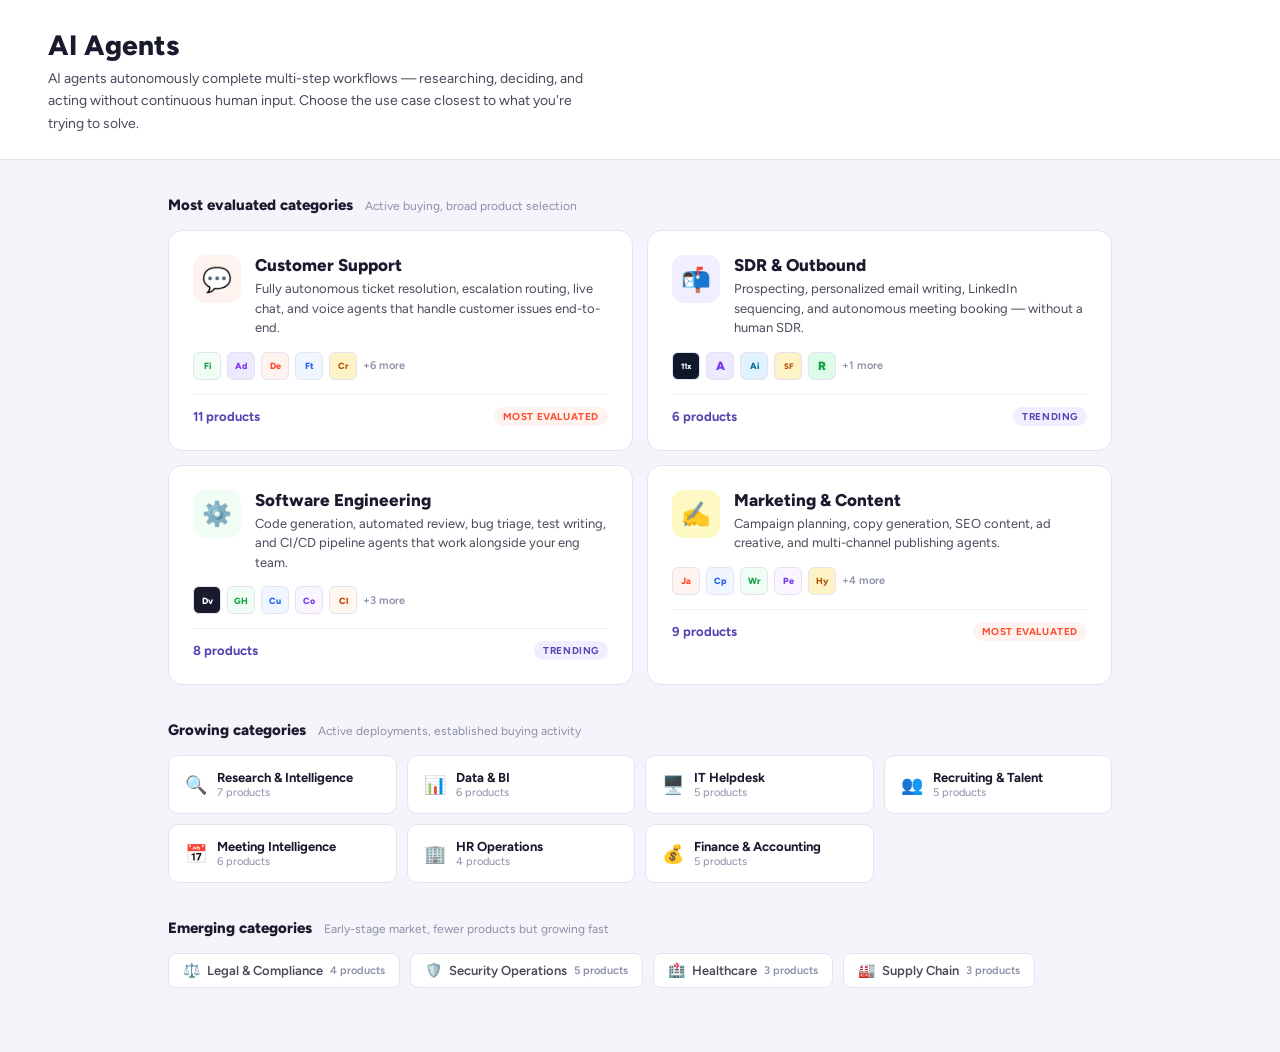
<file: ai-agents/v1b-featured-grid.html>
<!DOCTYPE html>
<html lang="en">
<head>
  <meta charset="utf-8" />
  <meta name="viewport" content="width=device-width, initial-scale=1" />
  <title>AI Agents — Featured + Grid (1B) | G2 Experiment</title>
  <link rel="preconnect" href="https://fonts.googleapis.com">
  <link href="https://fonts.googleapis.com/css2?family=Figtree:wght@400;500;600;700;800;900&display=swap" rel="stylesheet">
  <style>
    * { box-sizing: border-box; margin: 0; padding: 0; }
    body { font-family: Figtree, sans-serif; background: #f5f4fb; color: #1a1a2e; font-size: 14px; }

    /* ── Page Header ── */
    .page-header { background: white; border-bottom: 1px solid #e5e3f0; padding: 28px 48px 24px; }

    .header-inner h1 { font-size: 28px; font-weight: 800; margin-bottom: 6px; }
    .header-inner p { font-size: 14px; color: #49495a; line-height: 1.6; max-width: 540px; }

    /* ── Body ── */
    .page-body { max-width: 1040px; margin: 0 auto; padding: 36px 48px 64px; }

    /* ── Section labels ── */
    .section-head { display: flex; align-items: baseline; gap: 12px; margin-bottom: 16px; }
    .section-head h2 { font-size: 15px; font-weight: 800; color: #1a1a2e; }
    .section-head span { font-size: 12px; color: #8b8fa8; }

    /* ── Featured Cards (large, 2-col) ── */
    .featured-grid { display: grid; grid-template-columns: 1fr 1fr; gap: 14px; margin-bottom: 36px; }

    .feat-card {
      background: white; border: 1.5px solid #e5e3f0; border-radius: 14px;
      padding: 24px; text-decoration: none; color: inherit;
      display: flex; flex-direction: column; gap: 14px;
      transition: border-color 0.15s, box-shadow 0.15s;
      position: relative; overflow: hidden;
    }
    .feat-card:hover { border-color: #5746b2; box-shadow: 0 6px 28px rgba(87,70,178,0.13); }
    .feat-card::after {
      content: ''; position: absolute; bottom: 0; left: 0; right: 0; height: 3px;
      background: linear-gradient(90deg, #5746b2, #7c3aed); opacity: 0;
      transition: opacity 0.15s;
    }
    .feat-card:hover::after { opacity: 1; }

    .feat-card-top { display: flex; align-items: flex-start; gap: 14px; }
    .feat-icon { width: 48px; height: 48px; border-radius: 12px; display: flex; align-items: center; justify-content: center; font-size: 24px; flex-shrink: 0; }
    .feat-card-title h3 { font-size: 17px; font-weight: 800; margin-bottom: 4px; }
    .feat-card:hover h3 { color: #5746b2; }
    .feat-card-title p { font-size: 13px; color: #49495a; line-height: 1.5; }

    .feat-product-logos { display: flex; gap: 6px; align-items: center; flex-wrap: wrap; }
    .feat-logo {
      width: 28px; height: 28px; border-radius: 6px;
      display: flex; align-items: center; justify-content: center;
      font-size: 9px; font-weight: 800; border: 1px solid #e5e3f0;
      flex-shrink: 0;
    }
    .feat-logo-more { font-size: 11px; color: #8b8fa8; font-weight: 600; }

    .feat-card-footer { display: flex; align-items: center; justify-content: space-between; border-top: 1px solid #f0eeff; padding-top: 12px; }
    .feat-count { font-size: 13px; font-weight: 700; color: #5746b2; }
    .feat-badge { font-size: 10px; font-weight: 700; text-transform: uppercase; letter-spacing: 0.06em; padding: 3px 9px; border-radius: 20px; }
    .badge-most { background: #fff3f0; color: #ff492c; }
    .badge-trending { background: #f0eeff; color: #5746b2; }

    /* ── More Categories (compact chips) ── */
    .more-grid { display: grid; grid-template-columns: repeat(4, 1fr); gap: 10px; margin-bottom: 28px; }

    .more-tile {
      background: white; border: 1.5px solid #e5e3f0; border-radius: 10px;
      padding: 14px 16px; text-decoration: none; color: inherit;
      display: flex; align-items: center; gap: 10px;
      transition: border-color 0.15s, background 0.15s;
    }
    .more-tile:hover { border-color: #5746b2; background: #faf9ff; }
    .more-icon { font-size: 18px; flex-shrink: 0; }
    .more-info { min-width: 0; }
    .more-name { font-size: 13px; font-weight: 700; color: #1a1a2e; white-space: nowrap; overflow: hidden; text-overflow: ellipsis; }
    .more-tile:hover .more-name { color: #5746b2; }
    .more-count { font-size: 11px; color: #8b8fa8; margin-top: 1px; }

    /* ── Emerging (compact row) ── */
    .emerging-row { display: flex; gap: 10px; flex-wrap: wrap; }
    .emerging-chip {
      background: white; border: 1.5px solid #e5e3f0; border-radius: 8px;
      padding: 8px 14px; text-decoration: none; color: #49495a;
      font-size: 13px; font-weight: 600; display: flex; align-items: center; gap: 7px;
      transition: border-color 0.15s;
    }
    .emerging-chip:hover { border-color: #5746b2; color: #5746b2; }
    .emerging-chip .chip-count { font-size: 11px; color: #8b8fa8; }
    .emerging-chip .chip-icon { font-size: 14px; }
  </style>
</head>
<body>

<div class="page-header">

  <div class="header-inner">
    <h1>AI Agents</h1>
    <p>AI agents autonomously complete multi-step workflows — researching, deciding, and acting without continuous human input. Choose the use case closest to what you're trying to solve.</p>
  </div>
</div>

<div class="page-body">

  <!-- Featured Categories -->
  <div class="section-head">
    <h2>Most evaluated categories</h2>
    <span>Active buying, broad product selection</span>
  </div>

  <div class="featured-grid">

    <a class="feat-card" href="./v1-use-case-first.html">
      <div class="feat-card-top">
        <div class="feat-icon" style="background:#fff3f0;">💬</div>
        <div class="feat-card-title">
          <h3>Customer Support</h3>
          <p>Fully autonomous ticket resolution, escalation routing, live chat, and voice agents that handle customer issues end-to-end.</p>
        </div>
      </div>
      <div class="feat-product-logos">
        <div class="feat-logo" style="background:#f0fdf4;color:#16a34a;">Fi</div>
        <div class="feat-logo" style="background:#ede9fe;color:#7c3aed;">Ad</div>
        <div class="feat-logo" style="background:#fff3f0;color:#ff492c;">De</div>
        <div class="feat-logo" style="background:#eff6ff;color:#2563eb;">Ft</div>
        <div class="feat-logo" style="background:#fef3c7;color:#b45309;">Cr</div>
        <span class="feat-logo-more">+6 more</span>
      </div>
      <div class="feat-card-footer">
        <span class="feat-count">11 products</span>
        <span class="feat-badge badge-most">Most Evaluated</span>
      </div>
    </a>

    <a class="feat-card" href="./v1-use-case-first.html">
      <div class="feat-card-top">
        <div class="feat-icon" style="background:#f0eeff;">📬</div>
        <div class="feat-card-title">
          <h3>SDR &amp; Outbound</h3>
          <p>Prospecting, personalized email writing, LinkedIn sequencing, and autonomous meeting booking — without a human SDR.</p>
        </div>
      </div>
      <div class="feat-product-logos">
        <div class="feat-logo" style="background:#0f172a;color:white;font-size:8px;">11x</div>
        <div class="feat-logo" style="background:#ede9fe;color:#7c3aed;font-size:12px;font-weight:900;">A</div>
        <div class="feat-logo" style="background:#e0f2fe;color:#0369a1;font-size:9px;">Ai</div>
        <div class="feat-logo" style="background:#fef3c7;color:#b45309;font-size:8px;">SF</div>
        <div class="feat-logo" style="background:#dcfce7;color:#16a34a;font-size:12px;font-weight:900;">R</div>
        <span class="feat-logo-more">+1 more</span>
      </div>
      <div class="feat-card-footer">
        <span class="feat-count">6 products</span>
        <span class="feat-badge badge-trending">Trending</span>
      </div>
    </a>

    <a class="feat-card" href="#">
      <div class="feat-card-top">
        <div class="feat-icon" style="background:#f0fdf4;">⚙️</div>
        <div class="feat-card-title">
          <h3>Software Engineering</h3>
          <p>Code generation, automated review, bug triage, test writing, and CI/CD pipeline agents that work alongside your eng team.</p>
        </div>
      </div>
      <div class="feat-product-logos">
        <div class="feat-logo" style="background:#1a1a2e;color:white;font-size:9px;">Dv</div>
        <div class="feat-logo" style="background:#f0fdf4;color:#16a34a;font-size:9px;">GH</div>
        <div class="feat-logo" style="background:#eff6ff;color:#2563eb;font-size:9px;">Cu</div>
        <div class="feat-logo" style="background:#faf5ff;color:#7c3aed;font-size:9px;">Co</div>
        <div class="feat-logo" style="background:#fff7ed;color:#c2410c;font-size:9px;">Cl</div>
        <span class="feat-logo-more">+3 more</span>
      </div>
      <div class="feat-card-footer">
        <span class="feat-count">8 products</span>
        <span class="feat-badge badge-trending">Trending</span>
      </div>
    </a>

    <a class="feat-card" href="#">
      <div class="feat-card-top">
        <div class="feat-icon" style="background:#fef9c3;">✍️</div>
        <div class="feat-card-title">
          <h3>Marketing &amp; Content</h3>
          <p>Campaign planning, copy generation, SEO content, ad creative, and multi-channel publishing agents.</p>
        </div>
      </div>
      <div class="feat-product-logos">
        <div class="feat-logo" style="background:#fff3f0;color:#ff492c;font-size:9px;">Ja</div>
        <div class="feat-logo" style="background:#eff6ff;color:#2563eb;font-size:9px;">Cp</div>
        <div class="feat-logo" style="background:#f0fdf4;color:#16a34a;font-size:9px;">Wr</div>
        <div class="feat-logo" style="background:#faf5ff;color:#7c3aed;font-size:9px;">Pe</div>
        <div class="feat-logo" style="background:#fef3c7;color:#b45309;font-size:9px;">Hy</div>
        <span class="feat-logo-more">+4 more</span>
      </div>
      <div class="feat-card-footer">
        <span class="feat-count">9 products</span>
        <span class="feat-badge badge-most">Most Evaluated</span>
      </div>
    </a>

  </div>

  <!-- Growing Categories -->
  <div class="section-head">
    <h2>Growing categories</h2>
    <span>Active deployments, established buying activity</span>
  </div>

  <div class="more-grid" style="margin-bottom:36px;">
    <a class="more-tile" href="#">
      <div class="more-icon">🔍</div>
      <div class="more-info">
        <div class="more-name">Research &amp; Intelligence</div>
        <div class="more-count">7 products</div>
      </div>
    </a>
    <a class="more-tile" href="#">
      <div class="more-icon">📊</div>
      <div class="more-info">
        <div class="more-name">Data &amp; BI</div>
        <div class="more-count">6 products</div>
      </div>
    </a>
    <a class="more-tile" href="#">
      <div class="more-icon">🖥️</div>
      <div class="more-info">
        <div class="more-name">IT Helpdesk</div>
        <div class="more-count">5 products</div>
      </div>
    </a>
    <a class="more-tile" href="#">
      <div class="more-icon">👥</div>
      <div class="more-info">
        <div class="more-name">Recruiting &amp; Talent</div>
        <div class="more-count">5 products</div>
      </div>
    </a>
    <a class="more-tile" href="#">
      <div class="more-icon">📅</div>
      <div class="more-info">
        <div class="more-name">Meeting Intelligence</div>
        <div class="more-count">6 products</div>
      </div>
    </a>
    <a class="more-tile" href="#">
      <div class="more-icon">🏢</div>
      <div class="more-info">
        <div class="more-name">HR Operations</div>
        <div class="more-count">4 products</div>
      </div>
    </a>
    <a class="more-tile" href="#">
      <div class="more-icon">💰</div>
      <div class="more-info">
        <div class="more-name">Finance &amp; Accounting</div>
        <div class="more-count">5 products</div>
      </div>
    </a>
  </div>

  <!-- Emerging Categories -->
  <div class="section-head">
    <h2>Emerging categories</h2>
    <span>Early-stage market, fewer products but growing fast</span>
  </div>

  <div class="emerging-row">
    <a class="emerging-chip" href="#">
      <span class="chip-icon">⚖️</span> Legal &amp; Compliance <span class="chip-count">4 products</span>
    </a>
    <a class="emerging-chip" href="#">
      <span class="chip-icon">🛡️</span> Security Operations <span class="chip-count">5 products</span>
    </a>
    <a class="emerging-chip" href="#">
      <span class="chip-icon">🏥</span> Healthcare <span class="chip-count">3 products</span>
    </a>
    <a class="emerging-chip" href="#">
      <span class="chip-icon">🏭</span> Supply Chain <span class="chip-count">3 products</span>
    </a>
  </div>

</div>

</body>
</html>
</file>
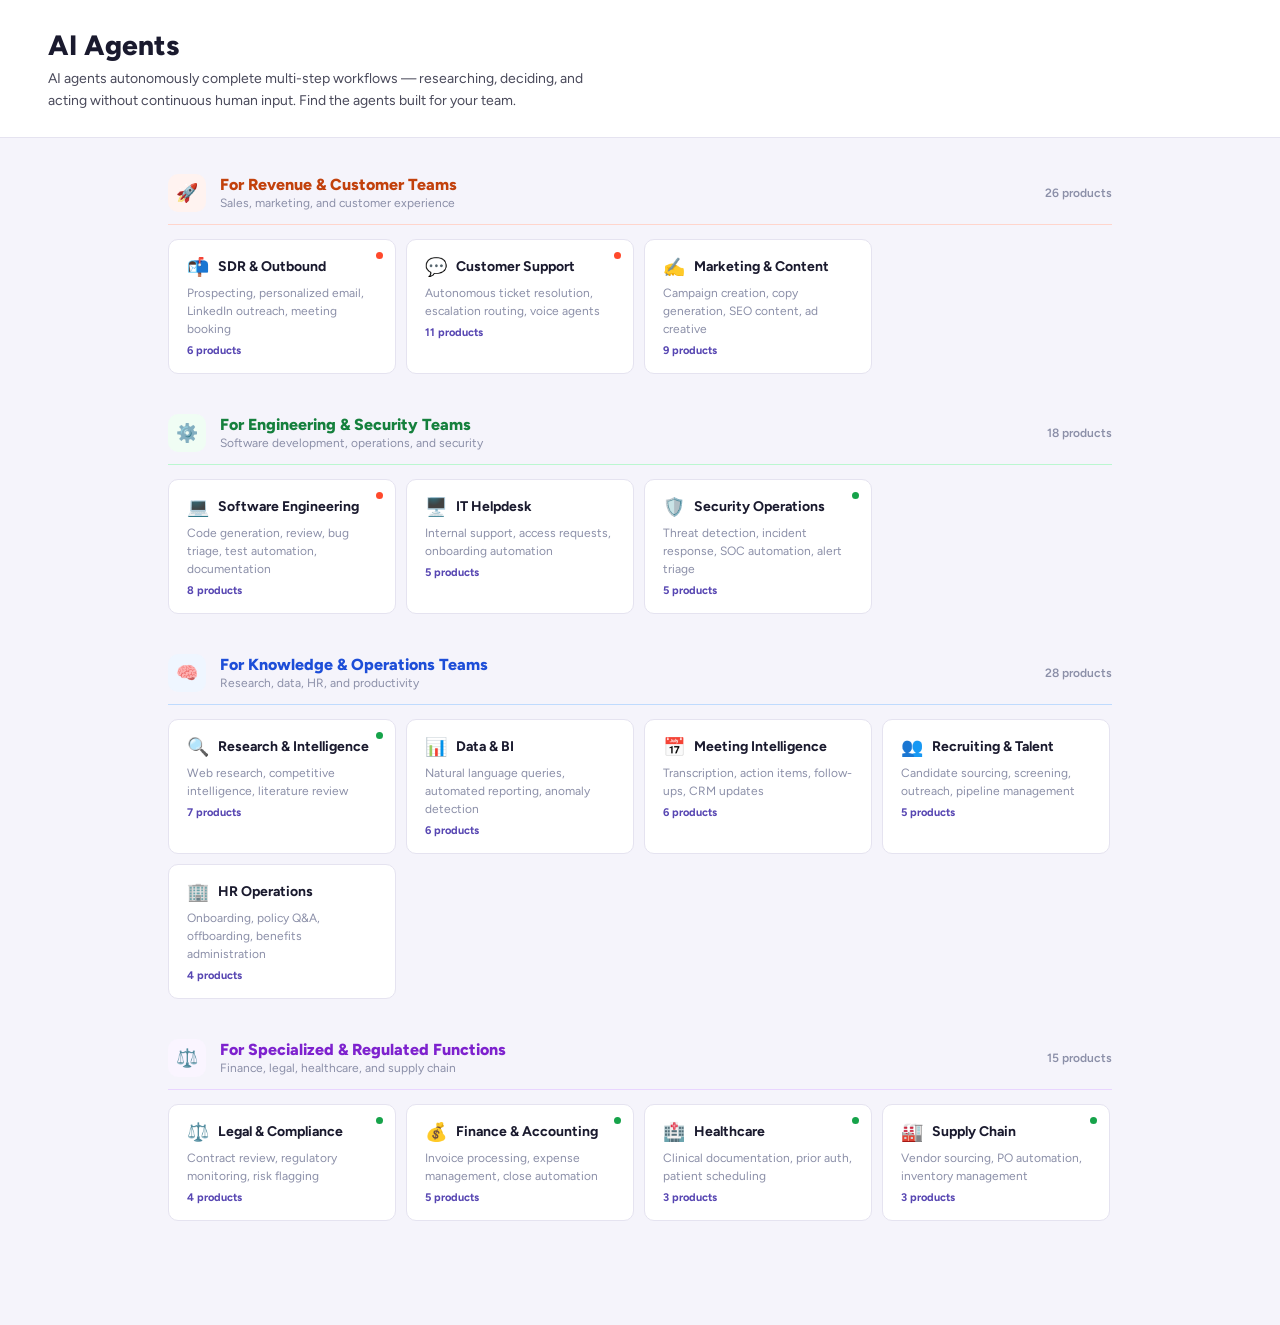
<file: ai-agents/v1c-grouped-by-role.html>
<!DOCTYPE html>
<html lang="en">
<head>
  <meta charset="utf-8" />
  <meta name="viewport" content="width=device-width, initial-scale=1" />
  <title>AI Agents — Grouped by Role (1C) | G2 Experiment</title>
  <link rel="preconnect" href="https://fonts.googleapis.com">
  <link href="https://fonts.googleapis.com/css2?family=Figtree:wght@400;500;600;700;800;900&display=swap" rel="stylesheet">
  <style>
    * { box-sizing: border-box; margin: 0; padding: 0; }
    body { font-family: Figtree, sans-serif; background: #f5f4fb; color: #1a1a2e; font-size: 14px; }

    /* ── Page Header ── */
    .page-header { background: white; border-bottom: 1px solid #e5e3f0; padding: 28px 48px 24px; }

    .header-inner h1 { font-size: 28px; font-weight: 800; margin-bottom: 6px; }
    .header-inner p { font-size: 14px; color: #49495a; line-height: 1.6; max-width: 540px; }

    /* ── Body ── */
    .page-body { max-width: 1040px; margin: 0 auto; padding: 36px 48px 64px; }

    /* ── Role Group ── */
    .role-group { margin-bottom: 40px; }

    .role-header {
      display: flex; align-items: center; gap: 14px; margin-bottom: 14px;
      padding-bottom: 12px; border-bottom: 1.5px solid #e5e3f0;
    }
    .role-icon-wrap {
      width: 38px; height: 38px; border-radius: 10px;
      display: flex; align-items: center; justify-content: center; font-size: 18px; flex-shrink: 0;
    }
    .role-header-text h2 { font-size: 16px; font-weight: 800; color: #1a1a2e; margin-bottom: 2px; }
    .role-header-text p { font-size: 12px; color: #8b8fa8; }
    .role-total { margin-left: auto; font-size: 12px; color: #8b8fa8; font-weight: 600; white-space: nowrap; }

    /* ── Category tiles within a group ── */
    .role-tiles { display: flex; gap: 10px; flex-wrap: wrap; }

    .role-tile {
      background: white; border: 1.5px solid #e5e3f0; border-radius: 10px;
      padding: 16px 18px; text-decoration: none; color: inherit;
      display: flex; flex-direction: column; gap: 6px;
      width: calc(25% - 8px); min-width: 180px;
      transition: border-color 0.15s, box-shadow 0.12s;
      position: relative;
    }
    .role-tile:hover { border-color: #5746b2; box-shadow: 0 3px 16px rgba(87,70,178,0.1); }

    .role-tile-top { display: flex; align-items: center; gap: 9px; }
    .role-tile-icon { font-size: 18px; flex-shrink: 0; }
    .role-tile-name { font-size: 14px; font-weight: 700; color: #1a1a2e; }
    .role-tile:hover .role-tile-name { color: #5746b2; }
    .role-tile-desc { font-size: 12px; color: #8b8fa8; line-height: 1.5; }
    .role-tile-count { font-size: 11px; font-weight: 700; color: #5746b2; }

    /* Hot indicator dot */
    .hot-dot {
      position: absolute; top: 12px; right: 12px;
      width: 7px; height: 7px; border-radius: 50%; background: #ff492c;
    }
    .new-dot {
      position: absolute; top: 12px; right: 12px;
      width: 7px; height: 7px; border-radius: 50%; background: #16a34a;
    }

    /* ── Role color themes ── */
    .theme-revenue .role-icon-wrap { background: #fff3f0; }
    .theme-revenue .role-header { border-color: #ffd5cc; }
    .theme-revenue .role-header-text h2 { color: #c2410c; }

    .theme-engineering .role-icon-wrap { background: #f0fdf4; }
    .theme-engineering .role-header { border-color: #bbf7d0; }
    .theme-engineering .role-header-text h2 { color: #15803d; }

    .theme-knowledge .role-icon-wrap { background: #eff6ff; }
    .theme-knowledge .role-header { border-color: #bfdbfe; }
    .theme-knowledge .role-header-text h2 { color: #1d4ed8; }

    .theme-specialized .role-icon-wrap { background: #faf5ff; }
    .theme-specialized .role-header { border-color: #e9d5ff; }
    .theme-specialized .role-header-text h2 { color: #7e22ce; }
  </style>
</head>
<body>

<div class="page-header">

  <div class="header-inner">
    <h1>AI Agents</h1>
    <p>AI agents autonomously complete multi-step workflows — researching, deciding, and acting without continuous human input. Find the agents built for your team.</p>
  </div>
</div>

<div class="page-body">

  <!-- ── Revenue & Customer Teams ── -->
  <div class="role-group theme-revenue">
    <div class="role-header">
      <div class="role-icon-wrap">🚀</div>
      <div class="role-header-text">
        <h2>For Revenue &amp; Customer Teams</h2>
        <p>Sales, marketing, and customer experience</p>
      </div>
      <div class="role-total">26 products</div>
    </div>
    <div class="role-tiles">

      <a class="role-tile" href="./v1-use-case-first.html">
        <div class="hot-dot"></div>
        <div class="role-tile-top">
          <span class="role-tile-icon">📬</span>
          <span class="role-tile-name">SDR &amp; Outbound</span>
        </div>
        <div class="role-tile-desc">Prospecting, personalized email, LinkedIn outreach, meeting booking</div>
        <div class="role-tile-count">6 products</div>
      </a>

      <a class="role-tile" href="#">
        <div class="hot-dot"></div>
        <div class="role-tile-top">
          <span class="role-tile-icon">💬</span>
          <span class="role-tile-name">Customer Support</span>
        </div>
        <div class="role-tile-desc">Autonomous ticket resolution, escalation routing, voice agents</div>
        <div class="role-tile-count">11 products</div>
      </a>

      <a class="role-tile" href="#">
        <div class="role-tile-top">
          <span class="role-tile-icon">✍️</span>
          <span class="role-tile-name">Marketing &amp; Content</span>
        </div>
        <div class="role-tile-desc">Campaign creation, copy generation, SEO content, ad creative</div>
        <div class="role-tile-count">9 products</div>
      </a>

    </div>
  </div>

  <!-- ── Engineering Teams ── -->
  <div class="role-group theme-engineering">
    <div class="role-header">
      <div class="role-icon-wrap">⚙️</div>
      <div class="role-header-text">
        <h2>For Engineering &amp; Security Teams</h2>
        <p>Software development, operations, and security</p>
      </div>
      <div class="role-total">18 products</div>
    </div>
    <div class="role-tiles">

      <a class="role-tile" href="#">
        <div class="hot-dot"></div>
        <div class="role-tile-top">
          <span class="role-tile-icon">💻</span>
          <span class="role-tile-name">Software Engineering</span>
        </div>
        <div class="role-tile-desc">Code generation, review, bug triage, test automation, documentation</div>
        <div class="role-tile-count">8 products</div>
      </a>

      <a class="role-tile" href="#">
        <div class="role-tile-top">
          <span class="role-tile-icon">🖥️</span>
          <span class="role-tile-name">IT Helpdesk</span>
        </div>
        <div class="role-tile-desc">Internal support, access requests, onboarding automation</div>
        <div class="role-tile-count">5 products</div>
      </a>

      <a class="role-tile" href="#">
        <div class="new-dot"></div>
        <div class="role-tile-top">
          <span class="role-tile-icon">🛡️</span>
          <span class="role-tile-name">Security Operations</span>
        </div>
        <div class="role-tile-desc">Threat detection, incident response, SOC automation, alert triage</div>
        <div class="role-tile-count">5 products</div>
      </a>

    </div>
  </div>

  <!-- ── Knowledge & Ops Teams ── -->
  <div class="role-group theme-knowledge">
    <div class="role-header">
      <div class="role-icon-wrap">🧠</div>
      <div class="role-header-text">
        <h2>For Knowledge &amp; Operations Teams</h2>
        <p>Research, data, HR, and productivity</p>
      </div>
      <div class="role-total">28 products</div>
    </div>
    <div class="role-tiles">

      <a class="role-tile" href="#">
        <div class="new-dot"></div>
        <div class="role-tile-top">
          <span class="role-tile-icon">🔍</span>
          <span class="role-tile-name">Research &amp; Intelligence</span>
        </div>
        <div class="role-tile-desc">Web research, competitive intelligence, literature review</div>
        <div class="role-tile-count">7 products</div>
      </a>

      <a class="role-tile" href="#">
        <div class="role-tile-top">
          <span class="role-tile-icon">📊</span>
          <span class="role-tile-name">Data &amp; BI</span>
        </div>
        <div class="role-tile-desc">Natural language queries, automated reporting, anomaly detection</div>
        <div class="role-tile-count">6 products</div>
      </a>

      <a class="role-tile" href="#">
        <div class="role-tile-top">
          <span class="role-tile-icon">📅</span>
          <span class="role-tile-name">Meeting Intelligence</span>
        </div>
        <div class="role-tile-desc">Transcription, action items, follow-ups, CRM updates</div>
        <div class="role-tile-count">6 products</div>
      </a>

      <a class="role-tile" href="#">
        <div class="role-tile-top">
          <span class="role-tile-icon">👥</span>
          <span class="role-tile-name">Recruiting &amp; Talent</span>
        </div>
        <div class="role-tile-desc">Candidate sourcing, screening, outreach, pipeline management</div>
        <div class="role-tile-count">5 products</div>
      </a>

      <a class="role-tile" href="#">
        <div class="role-tile-top">
          <span class="role-tile-icon">🏢</span>
          <span class="role-tile-name">HR Operations</span>
        </div>
        <div class="role-tile-desc">Onboarding, policy Q&amp;A, offboarding, benefits administration</div>
        <div class="role-tile-count">4 products</div>
      </a>

    </div>
  </div>

  <!-- ── Specialized Functions ── -->
  <div class="role-group theme-specialized">
    <div class="role-header">
      <div class="role-icon-wrap">⚖️</div>
      <div class="role-header-text">
        <h2>For Specialized &amp; Regulated Functions</h2>
        <p>Finance, legal, healthcare, and supply chain</p>
      </div>
      <div class="role-total">15 products</div>
    </div>
    <div class="role-tiles">

      <a class="role-tile" href="#">
        <div class="new-dot"></div>
        <div class="role-tile-top">
          <span class="role-tile-icon">⚖️</span>
          <span class="role-tile-name">Legal &amp; Compliance</span>
        </div>
        <div class="role-tile-desc">Contract review, regulatory monitoring, risk flagging</div>
        <div class="role-tile-count">4 products</div>
      </a>

      <a class="role-tile" href="#">
        <div class="new-dot"></div>
        <div class="role-tile-top">
          <span class="role-tile-icon">💰</span>
          <span class="role-tile-name">Finance &amp; Accounting</span>
        </div>
        <div class="role-tile-desc">Invoice processing, expense management, close automation</div>
        <div class="role-tile-count">5 products</div>
      </a>

      <a class="role-tile" href="#">
        <div class="new-dot"></div>
        <div class="role-tile-top">
          <span class="role-tile-icon">🏥</span>
          <span class="role-tile-name">Healthcare</span>
        </div>
        <div class="role-tile-desc">Clinical documentation, prior auth, patient scheduling</div>
        <div class="role-tile-count">3 products</div>
      </a>

      <a class="role-tile" href="#">
        <div class="new-dot"></div>
        <div class="role-tile-top">
          <span class="role-tile-icon">🏭</span>
          <span class="role-tile-name">Supply Chain</span>
        </div>
        <div class="role-tile-desc">Vendor sourcing, PO automation, inventory management</div>
        <div class="role-tile-count">3 products</div>
      </a>

    </div>
  </div>

</div>

</body>
</html>
</file>
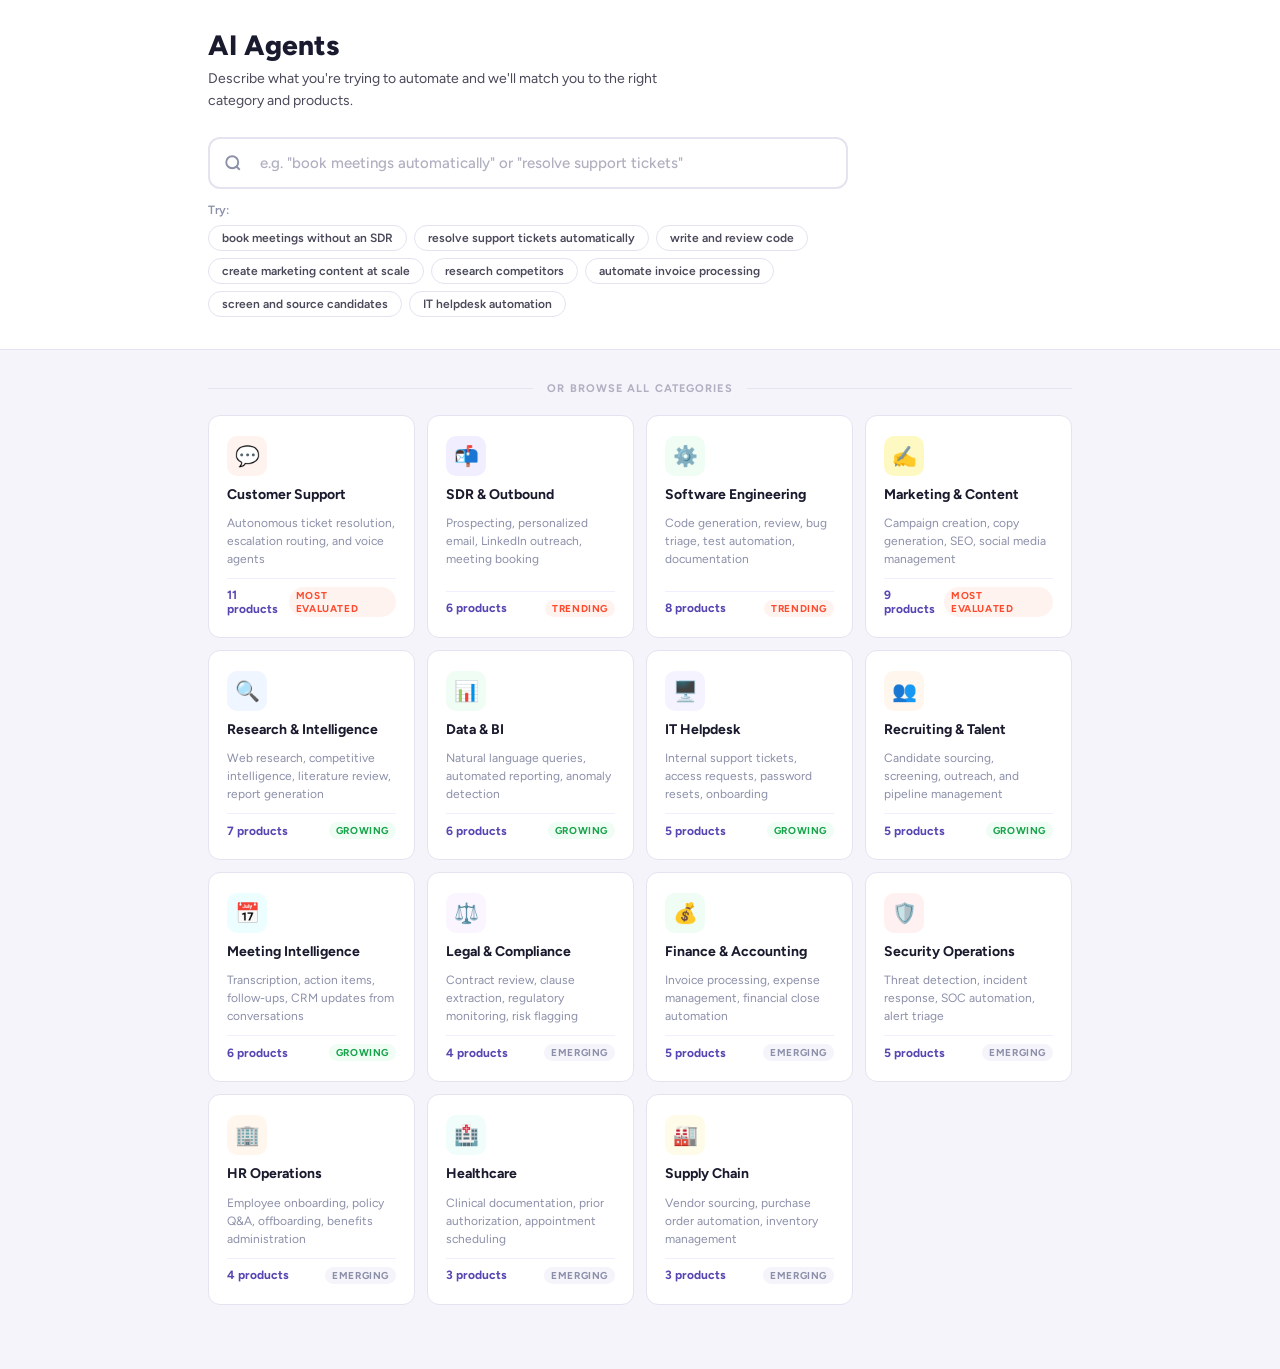
<file: ai-agents/v2-search.html>
<!DOCTYPE html>
<html lang="en">
<head>
  <meta charset="utf-8" />
  <meta name="viewport" content="width=device-width, initial-scale=1" />
  <title>AI Agents — Search & Type-ahead (V2) | G2 Experiment</title>
  <link rel="preconnect" href="https://fonts.googleapis.com">
  <link href="https://fonts.googleapis.com/css2?family=Figtree:wght@400;500;600;700;800;900&display=swap" rel="stylesheet">
  <style>
    * { box-sizing: border-box; margin: 0; padding: 0; }
    body { font-family: Figtree, sans-serif; background: #f5f4fb; color: #1a1a2e; font-size: 14px; }

    /* ── Page Header ── */
    .page-header { background: white; border-bottom: 1px solid #e5e3f0; padding: 28px 0 32px; }
    .header-inner { max-width: 960px; margin: 0 auto; padding: 0 48px; }

    .header-inner h1 { font-size: 28px; font-weight: 800; margin-bottom: 6px; }
    .header-inner p { font-size: 14px; color: #49495a; line-height: 1.6; max-width: 480px; margin-bottom: 24px; }

    /* ── Search Bar ── */
    .search-wrap { position: relative; max-width: 640px; }
    .search-input {
      width: 100%; height: 52px; padding: 0 20px 0 50px;
      font-family: Figtree, sans-serif; font-size: 15px; font-weight: 500; color: #1a1a2e;
      border: 2px solid #e5e3f0; border-radius: 12px; background: white; outline: none;
      transition: border-color 0.15s, box-shadow 0.15s;
    }
    .search-input:focus { border-color: #5746b2; box-shadow: 0 0 0 4px rgba(87,70,178,0.1); }
    .search-input::placeholder { color: #b0b0c0; }
    .search-icon {
      position: absolute; left: 16px; top: 50%; transform: translateY(-50%);
      color: #8b8fa8; pointer-events: none;
    }
    .search-clear {
      position: absolute; right: 16px; top: 50%; transform: translateY(-50%);
      color: #b0b0c0; cursor: pointer; display: none; background: none; border: none; font-size: 18px; line-height: 1;
    }
    .search-clear:hover { color: #5746b2; }

    /* ── Popular Queries ── */
    .popular-wrap { max-width: 640px; margin-top: 14px; }
    .popular-label { font-size: 12px; font-weight: 600; color: #8b8fa8; margin-bottom: 8px; }
    .popular-chips { display: flex; flex-wrap: wrap; gap: 7px; }
    .popular-chip {
      background: white; border: 1.5px solid #e5e3f0; border-radius: 20px;
      padding: 5px 13px; font-size: 12px; font-weight: 600; color: #49495a; cursor: pointer;
      transition: all 0.12s;
    }
    .popular-chip:hover { border-color: #5746b2; color: #5746b2; background: #f8f7ff; }
    .popular-chip.active { border-color: #5746b2; color: #5746b2; background: #f0eeff; }

    /* ── Body ── */
    .page-body { max-width: 960px; margin: 0 auto; padding: 32px 48px 64px; }

    /* ── Results Panel ── */
    .results-panel { display: none; margin-bottom: 40px; }
    .results-panel.visible { display: block; }

    .result-category-match {
      display: flex; align-items: center; gap: 16px;
      background: white; border: 2px solid #5746b2; border-radius: 12px;
      padding: 18px 20px; margin-bottom: 20px; text-decoration: none; color: inherit;
      transition: box-shadow 0.15s;
    }
    .result-category-match:hover { box-shadow: 0 4px 20px rgba(87,70,178,0.15); }
    .result-cat-icon { font-size: 28px; flex-shrink: 0; }
    .result-cat-info { flex: 1; }
    .result-cat-label { font-size: 10px; font-weight: 700; text-transform: uppercase; letter-spacing: 0.1em; color: #5746b2; margin-bottom: 3px; }
    .result-cat-name { font-size: 18px; font-weight: 800; color: #1a1a2e; margin-bottom: 3px; }
    .result-cat-desc { font-size: 13px; color: #49495a; }
    .result-cat-count { font-size: 13px; font-weight: 700; color: #5746b2; white-space: nowrap; flex-shrink: 0; display: flex; align-items: center; gap: 6px; }

    .results-products-label { font-size: 12px; font-weight: 700; text-transform: uppercase; letter-spacing: 0.08em; color: #8b8fa8; margin-bottom: 12px; }

    .results-products { display: flex; flex-direction: column; gap: 10px; }
    .result-product {
      background: white; border: 1.5px solid #e5e3f0; border-radius: 10px;
      padding: 14px 18px; display: flex; align-items: center; gap: 14px;
      text-decoration: none; color: inherit; transition: border-color 0.12s;
    }
    .result-product:hover { border-color: #5746b2; }
    .result-prod-logo { width: 36px; height: 36px; border-radius: 8px; display: flex; align-items: center; justify-content: center; font-size: 11px; font-weight: 800; flex-shrink: 0; }
    .result-prod-info { flex: 1; min-width: 0; }
    .result-prod-name { font-size: 14px; font-weight: 700; color: #1a1a2e; margin-bottom: 2px; }
    .result-product:hover .result-prod-name { color: #5746b2; }
    .result-prod-desc { font-size: 12px; color: #8b8fa8; white-space: nowrap; overflow: hidden; text-overflow: ellipsis; }
    .result-prod-score {
      width: 36px; height: 40px;
      clip-path: polygon(50% 0%, 100% 25%, 100% 75%, 50% 100%, 0% 75%, 0% 25%);
      background: linear-gradient(160deg, #5746b2, #7c3aed);
      display: flex; align-items: center; justify-content: center;
      color: white; font-size: 11px; font-weight: 800; flex-shrink: 0;
    }
    .result-prod-score.dim { background: linear-gradient(160deg, #9ca3af, #6b7280); }
    .result-prod-stars { font-size: 12px; color: #ff492c; flex-shrink: 0; }

    .see-all-link {
      display: inline-flex; align-items: center; gap: 6px;
      font-size: 13px; font-weight: 700; color: #5746b2; text-decoration: none;
      margin-top: 14px;
    }
    .see-all-link:hover { text-decoration: underline; }

    /* ── No-result state ── */
    .no-result { display: none; padding: 32px 0; text-align: center; color: #8b8fa8; font-size: 14px; }
    .no-result.visible { display: block; }

    /* ── Browse divider ── */
    .browse-divider {
      display: flex; align-items: center; gap: 14px; margin-bottom: 20px;
    }
    .browse-divider-line { flex: 1; height: 1px; background: #e5e3f0; }
    .browse-divider-label { font-size: 11px; font-weight: 700; text-transform: uppercase; letter-spacing: 0.1em; color: #b0b0c0; white-space: nowrap; }

    /* ── Browse Grid (cold state) ── */
    .browse-grid { display: grid; grid-template-columns: repeat(4, 1fr); gap: 12px; }
    .cat-tile {
      background: white; border: 1.5px solid #e5e3f0; border-radius: 12px;
      padding: 20px 18px; text-decoration: none; color: inherit;
      display: flex; flex-direction: column; gap: 10px;
      transition: border-color 0.15s, box-shadow 0.15s, transform 0.1s;
    }
    .cat-tile:hover {
      border-color: #5746b2; box-shadow: 0 4px 20px rgba(87,70,178,0.12);
      transform: translateY(-2px);
    }
    .cat-icon {
      width: 40px; height: 40px; border-radius: 10px;
      display: flex; align-items: center; justify-content: center;
      font-size: 20px; flex-shrink: 0;
    }
    .cat-name { font-size: 14px; font-weight: 700; color: #1a1a2e; line-height: 1.3; }
    .cat-tile:hover .cat-name { color: #5746b2; }
    .cat-desc { font-size: 12px; color: #8b8fa8; line-height: 1.5; flex: 1; }
    .cat-footer { display: flex; align-items: center; justify-content: space-between; padding-top: 8px; border-top: 1px solid #f0eeff; margin-top: auto; }
    .cat-count { font-size: 12px; font-weight: 700; color: #5746b2; }
    .cat-badge { font-size: 10px; font-weight: 700; text-transform: uppercase; letter-spacing: 0.06em; padding: 2px 7px; border-radius: 20px; }
    .badge-hot { background: #fff3f0; color: #ff492c; }
    .badge-new { background: #f0fdf4; color: #16a34a; }
    .badge-emerging { background: #f5f4fb; color: #8b8fa8; }
  </style>
</head>
<body>

<div class="page-header">

  <div class="header-inner">
    <h1>AI Agents</h1>
    <p>Describe what you're trying to automate and we'll match you to the right category and products.</p>
    <div class="search-wrap">
      <svg class="search-icon" width="18" height="18" viewBox="0 0 24 24" fill="none" stroke="currentColor" stroke-width="2.5"><circle cx="11" cy="11" r="8"/><path d="m21 21-4.35-4.35"/></svg>
      <input class="search-input" id="searchInput" type="text" placeholder="e.g. &quot;book meetings automatically&quot; or &quot;resolve support tickets&quot;" autocomplete="off" />
      <button class="search-clear" id="clearBtn" onclick="clearSearch()">×</button>
    </div>
    <div class="popular-wrap">
      <div class="popular-label">Try:</div>
      <div class="popular-chips" id="popularChips">
        <div class="popular-chip" onclick="runQuery('book meetings without an SDR', 'sdr')">book meetings without an SDR</div>
        <div class="popular-chip" onclick="runQuery('resolve support tickets automatically', 'support')">resolve support tickets automatically</div>
        <div class="popular-chip" onclick="runQuery('write and review code', 'engineering')">write and review code</div>
        <div class="popular-chip" onclick="runQuery('create marketing content at scale', 'marketing')">create marketing content at scale</div>
        <div class="popular-chip" onclick="runQuery('research competitors', 'research')">research competitors</div>
        <div class="popular-chip" onclick="runQuery('automate invoice processing', 'finance')">automate invoice processing</div>
        <div class="popular-chip" onclick="runQuery('screen and source candidates', 'recruiting')">screen and source candidates</div>
        <div class="popular-chip" onclick="runQuery('IT helpdesk automation', 'it')">IT helpdesk automation</div>
      </div>
    </div>
  </div>
</div>

<div class="page-body">

  <!-- Results Panel (shown when query is active) -->
  <div class="results-panel" id="resultsPanel"></div>
  <div class="no-result" id="noResult">No categories match that description yet — <a href="#" style="color:#5746b2;">browse all 15 categories</a></div>

  <!-- Browse Grid (shown when no query) -->
  <div id="browseSection">
    <div class="browse-divider">
      <div class="browse-divider-line"></div>
      <div class="browse-divider-label">Or browse all categories</div>
      <div class="browse-divider-line"></div>
    </div>

    <div class="browse-grid">

      <a class="cat-tile" href="./v1-use-case-first.html">
        <div class="cat-icon" style="background:#fff3f0;">💬</div>
        <div class="cat-name">Customer Support</div>
        <div class="cat-desc">Autonomous ticket resolution, escalation routing, and voice agents</div>
        <div class="cat-footer"><span class="cat-count">11 products</span><span class="cat-badge badge-hot">Most Evaluated</span></div>
      </a>

      <a class="cat-tile" href="./v1-use-case-first.html">
        <div class="cat-icon" style="background:#f0eeff;">📬</div>
        <div class="cat-name">SDR &amp; Outbound</div>
        <div class="cat-desc">Prospecting, personalized email, LinkedIn outreach, meeting booking</div>
        <div class="cat-footer"><span class="cat-count">6 products</span><span class="cat-badge badge-hot">Trending</span></div>
      </a>

      <a class="cat-tile" href="#">
        <div class="cat-icon" style="background:#f0fdf4;">⚙️</div>
        <div class="cat-name">Software Engineering</div>
        <div class="cat-desc">Code generation, review, bug triage, test automation, documentation</div>
        <div class="cat-footer"><span class="cat-count">8 products</span><span class="cat-badge badge-hot">Trending</span></div>
      </a>

      <a class="cat-tile" href="#">
        <div class="cat-icon" style="background:#fef9c3;">✍️</div>
        <div class="cat-name">Marketing &amp; Content</div>
        <div class="cat-desc">Campaign creation, copy generation, SEO, social media management</div>
        <div class="cat-footer"><span class="cat-count">9 products</span><span class="cat-badge badge-hot">Most Evaluated</span></div>
      </a>

      <a class="cat-tile" href="#">
        <div class="cat-icon" style="background:#eff6ff;">🔍</div>
        <div class="cat-name">Research &amp; Intelligence</div>
        <div class="cat-desc">Web research, competitive intelligence, literature review, report generation</div>
        <div class="cat-footer"><span class="cat-count">7 products</span><span class="cat-badge badge-new">Growing</span></div>
      </a>

      <a class="cat-tile" href="#">
        <div class="cat-icon" style="background:#f0fdf4;">📊</div>
        <div class="cat-name">Data &amp; BI</div>
        <div class="cat-desc">Natural language queries, automated reporting, anomaly detection</div>
        <div class="cat-footer"><span class="cat-count">6 products</span><span class="cat-badge badge-new">Growing</span></div>
      </a>

      <a class="cat-tile" href="#">
        <div class="cat-icon" style="background:#f5f3ff;">🖥️</div>
        <div class="cat-name">IT Helpdesk</div>
        <div class="cat-desc">Internal support tickets, access requests, password resets, onboarding</div>
        <div class="cat-footer"><span class="cat-count">5 products</span><span class="cat-badge badge-new">Growing</span></div>
      </a>

      <a class="cat-tile" href="#">
        <div class="cat-icon" style="background:#fff7ed;">👥</div>
        <div class="cat-name">Recruiting &amp; Talent</div>
        <div class="cat-desc">Candidate sourcing, screening, outreach, and pipeline management</div>
        <div class="cat-footer"><span class="cat-count">5 products</span><span class="cat-badge badge-new">Growing</span></div>
      </a>

      <a class="cat-tile" href="#">
        <div class="cat-icon" style="background:#ecfeff;">📅</div>
        <div class="cat-name">Meeting Intelligence</div>
        <div class="cat-desc">Transcription, action items, follow-ups, CRM updates from conversations</div>
        <div class="cat-footer"><span class="cat-count">6 products</span><span class="cat-badge badge-new">Growing</span></div>
      </a>

      <a class="cat-tile" href="#">
        <div class="cat-icon" style="background:#faf5ff;">⚖️</div>
        <div class="cat-name">Legal &amp; Compliance</div>
        <div class="cat-desc">Contract review, clause extraction, regulatory monitoring, risk flagging</div>
        <div class="cat-footer"><span class="cat-count">4 products</span><span class="cat-badge badge-emerging">Emerging</span></div>
      </a>

      <a class="cat-tile" href="#">
        <div class="cat-icon" style="background:#f0fdf4;">💰</div>
        <div class="cat-name">Finance &amp; Accounting</div>
        <div class="cat-desc">Invoice processing, expense management, financial close automation</div>
        <div class="cat-footer"><span class="cat-count">5 products</span><span class="cat-badge badge-emerging">Emerging</span></div>
      </a>

      <a class="cat-tile" href="#">
        <div class="cat-icon" style="background:#fff1f2;">🛡️</div>
        <div class="cat-name">Security Operations</div>
        <div class="cat-desc">Threat detection, incident response, SOC automation, alert triage</div>
        <div class="cat-footer"><span class="cat-count">5 products</span><span class="cat-badge badge-emerging">Emerging</span></div>
      </a>

      <a class="cat-tile" href="#">
        <div class="cat-icon" style="background:#fff7ed;">🏢</div>
        <div class="cat-name">HR Operations</div>
        <div class="cat-desc">Employee onboarding, policy Q&amp;A, offboarding, benefits administration</div>
        <div class="cat-footer"><span class="cat-count">4 products</span><span class="cat-badge badge-emerging">Emerging</span></div>
      </a>

      <a class="cat-tile" href="#">
        <div class="cat-icon" style="background:#f0fdfa;">🏥</div>
        <div class="cat-name">Healthcare</div>
        <div class="cat-desc">Clinical documentation, prior authorization, appointment scheduling</div>
        <div class="cat-footer"><span class="cat-count">3 products</span><span class="cat-badge badge-emerging">Emerging</span></div>
      </a>

      <a class="cat-tile" href="#">
        <div class="cat-icon" style="background:#fefce8;">🏭</div>
        <div class="cat-name">Supply Chain</div>
        <div class="cat-desc">Vendor sourcing, purchase order automation, inventory management</div>
        <div class="cat-footer"><span class="cat-count">3 products</span><span class="cat-badge badge-emerging">Emerging</span></div>
      </a>

    </div>
  </div>

</div>

<script>
  const RESULTS = {
    sdr: {
      icon: '📬', name: 'SDR & Outbound', count: 6,
      desc: 'Prospecting, personalized email, LinkedIn outreach, and autonomous meeting booking',
      link: './v1-use-case-first.html',
      products: [
        { name: '11x', desc: 'Alice — fully autonomous AI SDR', score: 84, stars: '★★★★★', logoBg: '#0f172a', logoColor: 'white', logoText: '11x' },
        { name: 'Artisan', desc: 'Ava — multichannel outbound (email + LinkedIn)', score: 79, stars: '★★★★½', logoBg: '#ede9fe', logoColor: '#7c3aed', logoText: 'A' },
        { name: 'AiSDR', desc: 'Hyper-personalized outreach using CRM + LinkedIn signals', score: 76, stars: '★★★★½', logoBg: '#e0f2fe', logoColor: '#0369a1', logoText: 'Ai' },
      ]
    },
    support: {
      icon: '💬', name: 'Customer Support', count: 11,
      desc: 'Autonomous ticket resolution, escalation routing, live chat, and voice agents',
      link: '#',
      products: [
        { name: 'Fin by Intercom', desc: 'AI agent resolving 50%+ of support queries autonomously', score: 88, stars: '★★★★★', logoBg: '#f0fdf4', logoColor: '#16a34a', logoText: 'Fi' },
        { name: 'Decagon', desc: 'Enterprise support agent with deep CRM integration', score: 81, stars: '★★★★★', logoBg: '#eff6ff', logoColor: '#2563eb', logoText: 'De' },
        { name: 'Ada', desc: 'No-code AI agent platform for customer experience teams', score: 74, stars: '★★★★', logoBg: '#ede9fe', logoColor: '#7c3aed', logoText: 'Ad' },
      ]
    },
    engineering: {
      icon: '⚙️', name: 'Software Engineering', count: 8,
      desc: 'Code generation, automated review, bug triage, test writing, and CI/CD agents',
      link: '#',
      products: [
        { name: 'Devin', desc: 'Fully autonomous software engineer — writes, tests, and ships code', score: 82, stars: '★★★★', logoBg: '#1a1a2e', logoColor: 'white', logoText: 'Dv' },
        { name: 'GitHub Copilot', desc: 'AI coding agent integrated across PR review and issue triage', score: 79, stars: '★★★★★', logoBg: '#f0fdf4', logoColor: '#16a34a', logoText: 'GH' },
        { name: 'Cursor', desc: 'AI-native code editor with agentic editing and codebase awareness', score: 77, stars: '★★★★★', logoBg: '#eff6ff', logoColor: '#2563eb', logoText: 'Cu' },
      ]
    },
    marketing: {
      icon: '✍️', name: 'Marketing & Content', count: 9,
      desc: 'Campaign planning, copy generation, SEO content, ad creative, and multi-channel publishing',
      link: '#',
      products: [
        { name: 'Jasper', desc: 'Brand-trained AI agent for marketing copy and campaign content', score: 76, stars: '★★★★', logoBg: '#fff3f0', logoColor: '#ff492c', logoText: 'Ja' },
        { name: 'Writer', desc: 'Enterprise content agent with company knowledge and brand guardrails', score: 74, stars: '★★★★', logoBg: '#f0fdf4', logoColor: '#16a34a', logoText: 'Wr' },
        { name: 'Persado', desc: 'AI agent optimizing message language for conversion performance', score: 71, stars: '★★★★', logoBg: '#faf5ff', logoColor: '#7c3aed', logoText: 'Pe' },
      ]
    },
    research: {
      icon: '🔍', name: 'Research & Intelligence', count: 7,
      desc: 'Web research, competitive intelligence, literature review, and report generation agents',
      link: '#',
      products: [
        { name: 'Perplexity', desc: 'AI search and research agent with cited, real-time web sources', score: 80, stars: '★★★★★', logoBg: '#ecfeff', logoColor: '#0e7490', logoText: 'Px' },
        { name: 'Elicit', desc: 'Research agent specialized in scientific literature and structured analysis', score: 72, stars: '★★★★', logoBg: '#eff6ff', logoColor: '#2563eb', logoText: 'El' },
        { name: 'Exa', desc: 'Neural search API powering agentic research workflows at scale', score: 68, stars: '★★★★', logoBg: '#faf5ff', logoColor: '#7c3aed', logoText: 'Ex' },
      ]
    },
    finance: {
      icon: '💰', name: 'Finance & Accounting', count: 5,
      desc: 'Invoice processing, expense management, AP/AR automation, and financial close agents',
      link: '#',
      products: [
        { name: 'Rossum', desc: 'Document AI agent for invoice capture and AP automation', score: 73, stars: '★★★★', logoBg: '#f0fdf4', logoColor: '#16a34a', logoText: 'Ro' },
        { name: 'Tipalti', desc: 'Accounts payable agent handling global supplier payments end-to-end', score: 69, stars: '★★★★', logoBg: '#eff6ff', logoColor: '#2563eb', logoText: 'Ti' },
        { name: 'Ramp', desc: 'Expense management agent with autonomous spend categorization', score: 67, stars: '★★★★½', logoBg: '#fef9c3', logoColor: '#854d0e', logoText: 'Ra' },
      ]
    },
    recruiting: {
      icon: '👥', name: 'Recruiting & Talent', count: 5,
      desc: 'Candidate sourcing, screening, outreach, and pipeline management agents',
      link: '#',
      products: [
        { name: 'Beamery', desc: 'Talent AI agent for candidate discovery and pipeline nurturing', score: 71, stars: '★★★★', logoBg: '#fff7ed', logoColor: '#c2410c', logoText: 'Be' },
        { name: 'SeekOut', desc: 'Talent search agent with diversity filters and passive candidate outreach', score: 68, stars: '★★★★', logoBg: '#ede9fe', logoColor: '#7c3aed', logoText: 'Se' },
        { name: 'Paradox', desc: 'Conversational recruiting agent (Olivia) handling screening and scheduling', score: 65, stars: '★★★★', logoBg: '#f0fdf4', logoColor: '#16a34a', logoText: 'Pa' },
      ]
    },
    it: {
      icon: '🖥️', name: 'IT Helpdesk', count: 5,
      desc: 'Internal support tickets, access requests, password resets, and onboarding automation',
      link: '#',
      products: [
        { name: 'Moveworks', desc: 'Enterprise IT agent resolving employee requests via Slack and Teams', score: 79, stars: '★★★★', logoBg: '#faf5ff', logoColor: '#7c3aed', logoText: 'Mv' },
        { name: 'Rezolve.ai', desc: 'MS Teams-native IT agent for L1 support automation', score: 69, stars: '★★★★', logoBg: '#eff6ff', logoColor: '#2563eb', logoText: 'Rz' },
        { name: 'Aisera', desc: 'AI service desk agent for IT, HR, and customer support use cases', score: 65, stars: '★★★½', logoBg: '#f0fdf4', logoColor: '#16a34a', logoText: 'Ai' },
      ]
    }
  };

  const KEYWORDS = {
    sdr:         ['sdr', 'outbound', 'prospect', 'meeting', 'book meeting', 'email', 'sales development', 'cold email', 'linkedin outreach', 'pipeline'],
    support:     ['support', 'ticket', 'customer service', 'helpdesk', 'resolve', 'chat', 'customer success', 'cx', 'service desk'],
    engineering: ['code', 'engineering', 'software', 'review', 'bug', 'test', 'developer', 'devops', 'ci/cd', 'pull request', 'write code'],
    marketing:   ['marketing', 'content', 'copy', 'blog', 'campaign', 'seo', 'ad', 'creative', 'social', 'brand'],
    research:    ['research', 'competitor', 'intelligence', 'analysis', 'literature', 'report', 'competitive', 'market research'],
    finance:     ['invoice', 'finance', 'accounting', 'expense', 'payment', 'ap', 'ar', 'spend', 'accounts payable'],
    recruiting:  ['recruit', 'candidate', 'hiring', 'talent', 'screen', 'source', 'job', 'hr', 'people'],
    it:          ['it ', 'helpdesk', 'it helpdesk', 'access request', 'password', 'employee support', 'internal support', 'service management']
  };

  function matchCategory(query) {
    const q = query.toLowerCase();
    let best = null, bestScore = 0;
    for (const [key, keywords] of Object.entries(KEYWORDS)) {
      for (const kw of keywords) {
        if (q.includes(kw)) {
          const score = kw.length;
          if (score > bestScore) { bestScore = score; best = key; }
        }
      }
    }
    return best;
  }

  function renderResults(categoryKey) {
    const data = RESULTS[categoryKey];
    if (!data) return null;

    const productsHtml = data.products.map(p => `
      <a class="result-product" href="${data.link}">
        <div class="result-prod-logo" style="background:${p.logoBg};color:${p.logoColor};font-size:${p.logoText.length > 2 ? '10px' : p.logoText.length === 2 ? '12px' : '16px'};font-weight:900;">${p.logoText}</div>
        <div class="result-prod-info">
          <div class="result-prod-name">${p.name}</div>
          <div class="result-prod-desc">${p.desc}</div>
        </div>
        <span class="result-prod-stars">${p.stars}</span>
        <div class="result-prod-score ${p.score < 75 ? 'dim' : ''}">${p.score}</div>
      </a>`).join('');

    return `
      <a class="result-category-match" href="${data.link}">
        <div class="result-cat-icon">${data.icon}</div>
        <div class="result-cat-info">
          <div class="result-cat-label">Best matching category</div>
          <div class="result-cat-name">${data.name}</div>
          <div class="result-cat-desc">${data.desc}</div>
        </div>
        <div class="result-cat-count">
          ${data.count} products
          <svg width="16" height="16" viewBox="0 0 24 24" fill="none" stroke="currentColor" stroke-width="2.5"><path d="M5 12h14M12 5l7 7-7 7"/></svg>
        </div>
      </a>
      <div class="results-products-label">Top products in this category</div>
      <div class="results-products">${productsHtml}</div>
      <a class="see-all-link" href="${data.link}">
        See all ${data.count} products in ${data.name}
        <svg width="14" height="14" viewBox="0 0 24 24" fill="none" stroke="currentColor" stroke-width="2.5"><path d="M5 12h14M12 5l7 7-7 7"/></svg>
      </a>`;
  }

  function showResults(query) {
    const category = matchCategory(query);
    const panel = document.getElementById('resultsPanel');
    const noResult = document.getElementById('noResult');
    const browseSection = document.getElementById('browseSection');

    browseSection.style.display = 'none';

    if (category) {
      panel.innerHTML = renderResults(category);
      panel.classList.add('visible');
      noResult.classList.remove('visible');
    } else {
      panel.classList.remove('visible');
      noResult.classList.add('visible');
    }
  }

  function hideResults() {
    document.getElementById('resultsPanel').classList.remove('visible');
    document.getElementById('noResult').classList.remove('visible');
    document.getElementById('browseSection').style.display = '';
    document.getElementById('searchInput').value = '';
    document.getElementById('clearBtn').style.display = 'none';
    document.querySelectorAll('.popular-chip').forEach(c => c.classList.remove('active'));
  }

  function clearSearch() { hideResults(); }

  function runQuery(text, categoryKey) {
    const input = document.getElementById('searchInput');
    input.value = text;
    document.getElementById('clearBtn').style.display = 'block';
    document.querySelectorAll('.popular-chip').forEach(c => c.classList.remove('active'));
    event.target.classList.add('active');
    showResults(text);
  }

  document.getElementById('searchInput').addEventListener('input', function() {
    const val = this.value.trim();
    document.getElementById('clearBtn').style.display = val ? 'block' : 'none';
    document.querySelectorAll('.popular-chip').forEach(c => c.classList.remove('active'));
    if (val.length >= 3) {
      showResults(val);
    } else if (val.length === 0) {
      hideResults();
    }
  });
</script>

</body>
</html>
</file>
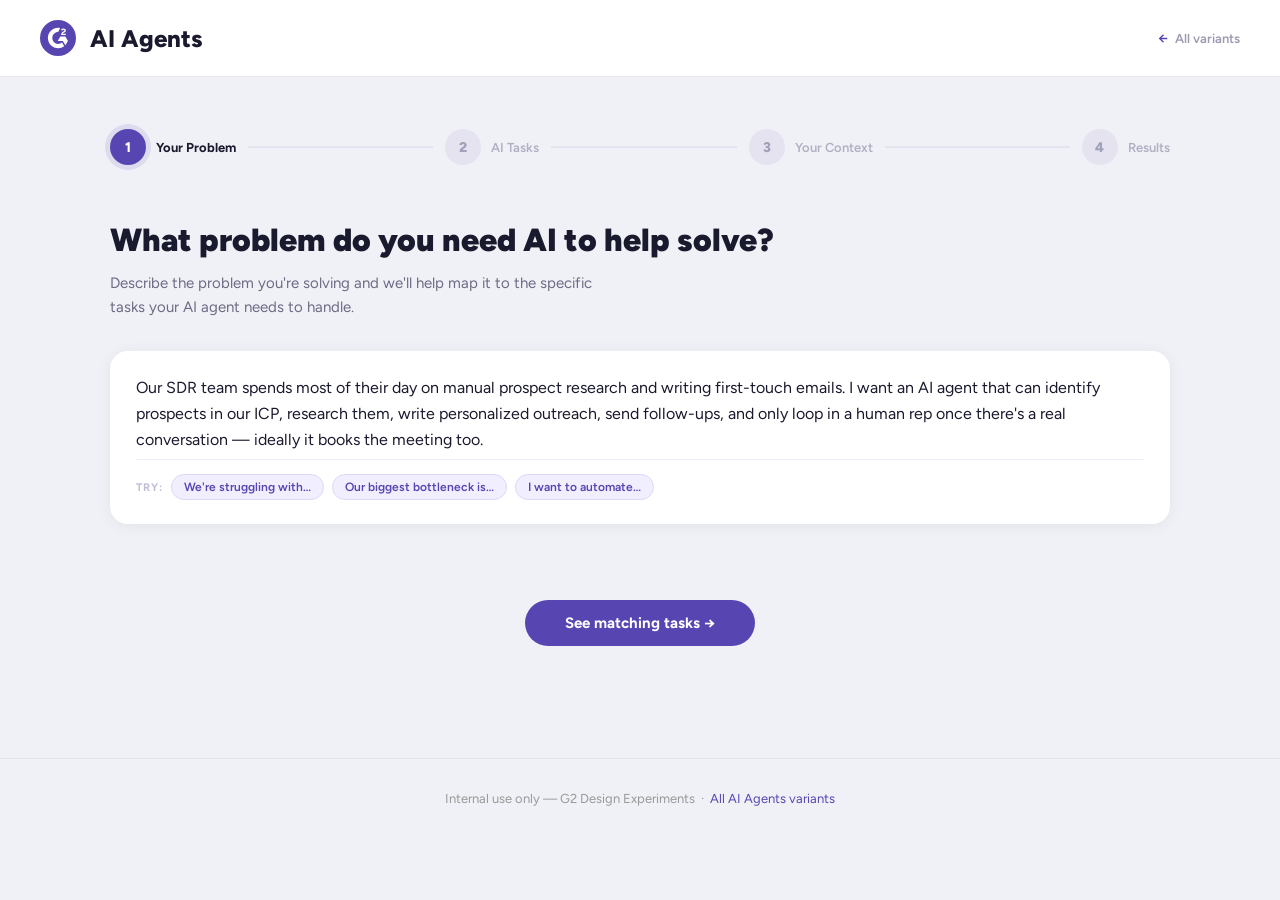
<file: ai-agents/v6-requirements-first.html>
<!DOCTYPE html>
<html lang="en">
<head>
  <meta charset="utf-8" />
  <meta name="viewport" content="width=device-width, initial-scale=1" />
  <title>AI SDR Agents — Requirements First | G2 Experiment</title>
  <link rel="preconnect" href="https://fonts.googleapis.com">
  <link href="https://fonts.googleapis.com/css2?family=Figtree:wght@400;500;600;700;800;900&display=swap" rel="stylesheet">
  <style>
    * { box-sizing: border-box; margin: 0; padding: 0; }
    body { font-family: Figtree, sans-serif; background: #f0f1f6; color: #1a1a2e; font-size: 14px; }

    /* ── Page Header ── */
    .page-header { background: white; border-bottom: 1px solid #e8e7f2; padding: 20px 32px; }
    .page-header-inner { max-width: 1200px; margin: 0 auto; display: flex; align-items: center; justify-content: space-between; gap: 24px; }
    .page-header h1 { font-size: 24px; font-weight: 800; color: #1a1a2e; }
    .page-header-brand { display: flex; align-items: center; gap: 14px; }
    .page-header-brand svg { display: block; flex-shrink: 0; }
    .page-header a {
      font-size: 13px; font-weight: 600; color: #9b9ab0; text-decoration: none;
      display: inline-flex; align-items: center; gap: 5px; transition: color 0.12s; flex-shrink: 0;
    }
    .page-header a:hover { color: #5746b2; }

    /* ── V6 Wrapper ── */
    .v6-wrap { max-width: 1140px; margin: 0 auto; padding: 52px 40px 80px; }

    /* ── Step Indicator ── */
    .steps-bar { display: flex; align-items: center; margin: 0 0 56px; }
    .step-item { display: flex; align-items: center; gap: 10px; flex-shrink: 0; }
    .step-num {
      width: 36px; height: 36px; border-radius: 50%;
      display: flex; align-items: center; justify-content: center;
      font-size: 14px; font-weight: 800; flex-shrink: 0;
      background: #e4e3ef; color: #a0a0b8; transition: all 0.25s;
    }
    .step-item.active .step-num { background: #5746b2; color: white; box-shadow: 0 0 0 5px rgba(87,70,178,0.12); }
    .step-item.done .step-num { background: #5746b2; color: white; }
    .step-done-check { font-size: 12px; }
    .step-label { font-size: 13px; font-weight: 600; color: #b0b0c4; transition: color 0.2s; white-space: nowrap; }
    .step-item.active .step-label { color: #1a1a2e; font-weight: 700; }
    .step-item.done .step-label { color: #5746b2; }
    .step-connector { flex: 1; height: 2px; background: #e4e3ef; margin: 0 12px; min-width: 40px; transition: background 0.3s; }
    .step-connector.done { background: #5746b2; }

    /* ── Step Panels ── */
    .step-panel { display: none; }
    .step-panel.active { display: block; }

    /* ── Step 1 ── */
    .s1-intro { margin-bottom: 32px; }
    .s1-intro h2 { font-size: 32px; font-weight: 900; color: #1a1a2e; line-height: 1.2; margin-bottom: 12px; }
    .s1-intro p { font-size: 15px; color: #6b6b85; line-height: 1.6; max-width: 520px; }

    .problem-card {
      background: white; border: 2px solid transparent; border-radius: 18px;
      padding: 22px 24px; margin-bottom: 40px;
      box-shadow: 0 2px 16px rgba(0,0,0,0.06); transition: border-color 0.15s, box-shadow 0.15s;
    }
    .problem-card:focus-within { border-color: #5746b2; box-shadow: 0 0 0 5px rgba(87,70,178,0.08); }
    .problem-card textarea {
      width: 100%; border: none; outline: none; resize: none;
      font-family: Figtree, sans-serif; font-size: 16px; color: #1a1a2e;
      line-height: 1.6; min-height: 80px; background: transparent;
    }
    .problem-card textarea::placeholder { color: #c4c3d8; }
    .problem-card-footer {
      display: flex; align-items: center; gap: 8px;
      padding-top: 14px; border-top: 1px solid #f0eeff; flex-wrap: wrap;
    }
    .starter-label { font-size: 11px; font-weight: 700; color: #c0bdd8; text-transform: uppercase; letter-spacing: 0.08em; flex-shrink: 0; }
    .starter-chip {
      font-family: Figtree, sans-serif; font-size: 12px; font-weight: 600;
      color: #5746b2; background: #f0eeff; border: 1.5px solid #ddd8f8;
      border-radius: 20px; padding: 5px 12px; cursor: pointer; transition: all 0.15s;
    }
    .starter-chip:hover { background: #5746b2; color: white; border-color: #5746b2; }

    /* Tasks */
    .jobs-section { margin-bottom: 40px; }
    .jobs-header { display: flex; align-items: baseline; gap: 10px; margin-bottom: 8px; }
    .jobs-header h3 { font-size: 20px; font-weight: 800; color: #1a1a2e; }
    .jobs-sel-count {
      font-size: 12px; font-weight: 700; color: #5746b2;
      background: #f0eeff; border-radius: 20px; padding: 3px 11px;
    }
    .jobs-sub { font-size: 14px; color: #6b6b85; margin-bottom: 20px; line-height: 1.5; max-width: 640px; }
    .jobs-grid { display: grid; grid-template-columns: repeat(4, 1fr); gap: 12px; }

    .job-card {
      background: white; border: 2px solid transparent; border-radius: 18px;
      padding: 22px 14px 18px; cursor: pointer; position: relative;
      display: flex; flex-direction: column; align-items: center; text-align: center;
      box-shadow: 0 2px 8px rgba(0,0,0,0.05);
      transition: transform 0.18s, box-shadow 0.18s, border-color 0.18s, background 0.18s;
    }
    .job-card:hover { transform: translateY(-2px); box-shadow: 0 8px 24px rgba(87,70,178,0.13); border-color: #c4bbf0; }
    .job-card.selected { border-color: #5746b2; background: #f8f7ff; box-shadow: 0 4px 18px rgba(87,70,178,0.15); }
    .job-icon-wrap {
      width: 52px; height: 52px; border-radius: 14px; background: #f0eeff;
      display: flex; align-items: center; justify-content: center;
      font-size: 22px; margin-bottom: 12px; transition: background 0.15s; color: #5746b2;
    }
    .job-card.selected .job-icon-wrap { background: #ddd8f8; }
    .job-name { font-size: 12px; font-weight: 700; color: #1a1a2e; line-height: 1.35; margin-bottom: 6px; }
    .job-gap-badge {
      font-size: 10px; font-weight: 700; color: #d97706;
      background: #fffbeb; border: 1px solid #fde68a; border-radius: 20px;
      padding: 2px 8px; white-space: nowrap; margin-bottom: 4px;
    }
    .job-desc { font-size: 11px; color: #a0a0b8; line-height: 1.4; }
    .job-check {
      position: absolute; top: 10px; right: 10px;
      width: 20px; height: 20px; border-radius: 6px; border: none;
      background: #ede9fe; display: flex; align-items: center; justify-content: center;
      transition: background 0.15s;
    }
    .job-card.selected .job-check { background: #5746b2; }
    .job-check svg { display: none; }
    .job-card.selected .job-check svg { display: block; }

    /* Step footer */
    .step-footer { display: grid; grid-template-columns: 1fr auto 1fr; align-items: center; padding-top: 36px; gap: 16px; }
    .step-count { font-size: 13px; font-weight: 600; color: #c0bdd8; text-align: right; }
    .btn-continue {
      font-family: Figtree, sans-serif; font-size: 15px; font-weight: 700;
      color: white; background: #5746b2; border: none; border-radius: 50px;
      padding: 14px 40px; cursor: pointer; transition: all 0.18s;
      display: inline-flex; align-items: center; gap: 8px;
    }
    .btn-continue:hover { background: #4535a0; box-shadow: 0 4px 18px rgba(87,70,178,0.3); transform: translateY(-1px); }
    .btn-back {
      font-family: Figtree, sans-serif; font-size: 14px; font-weight: 600;
      color: #9b9ab0; background: none; border: none;
      padding: 14px 0; cursor: pointer; transition: color 0.15s;
      display: inline-flex; align-items: center; gap: 6px;
    }
    .btn-back:hover { color: #1a1a2e; }

    /* ── Step 2: Context ── */
    .s2-intro { margin-bottom: 32px; }
    .s2-intro h2 { font-size: 32px; font-weight: 900; color: #1a1a2e; line-height: 1.2; margin-bottom: 12px; }
    .s2-intro p { font-size: 15px; color: #6b6b85; line-height: 1.6; max-width: 520px; }

    .ctx-questions { display: flex; flex-direction: column; gap: 28px; margin-bottom: 32px; }
    .ctx-q-label { font-size: 15px; font-weight: 700; color: #1a1a2e; margin-bottom: 12px; }
    .ctx-chips { display: flex; gap: 8px; flex-wrap: wrap; }
    .ctx-chip {
      font-family: Figtree, sans-serif; font-size: 13px; font-weight: 600;
      color: #49495a; background: white; border: 2px solid #e8e7f2;
      border-radius: 50px; padding: 10px 20px; cursor: pointer; transition: all 0.15s;
      box-shadow: 0 1px 4px rgba(0,0,0,0.04);
    }
    .ctx-chip:hover { border-color: #5746b2; color: #5746b2; }
    .ctx-chip.selected { border-color: #5746b2; background: #f0eeff; color: #5746b2; }

    /* ── Step 3: Results ── */
    .s3-top { margin-bottom: 20px; }
    .s3-top h2 { font-size: 22px; font-weight: 800; color: #1a1a2e; margin-bottom: 6px; }
    .s3-top p { font-size: 14px; color: #49495a; margin-bottom: 14px; }

    .profile-bar { display: flex; gap: 8px; flex-wrap: wrap; margin-bottom: 20px; align-items: center; }
    .profile-bar-label { font-size: 12px; font-weight: 600; color: #8b8fa8; margin-right: 4px; }
    .profile-chip {
      font-size: 12px; font-weight: 600; color: #5746b2;
      background: #f0eeff; border: 1px solid #ddd8f8; border-radius: 20px;
      padding: 4px 12px;
    }
    .btn-refine {
      font-family: Figtree, sans-serif; font-size: 12px; font-weight: 600;
      color: #8b8fa8; background: none; border: 1.5px solid #e5e3f0;
      border-radius: 20px; padding: 4px 12px; cursor: pointer; transition: all 0.15s;
    }
    .btn-refine:hover { border-color: #5746b2; color: #5746b2; }

    .best-match-callout {
      background: white; border: 1.5px solid #e5e3f0; border-radius: 16px;
      padding: 20px 24px; margin-bottom: 24px;
      display: flex; align-items: center; gap: 20px;
      box-shadow: 0 2px 10px rgba(0,0,0,0.05);
    }
    .bm-logo {
      width: 52px; height: 52px; border-radius: 14px; flex-shrink: 0;
      background: #f0eeff; border: 1.5px solid #e5e3f0;
      display: flex; align-items: center; justify-content: center; overflow: hidden;
    }
    .bm-logo img { width: 32px; height: 32px; object-fit: contain; }
    .bm-body { flex: 1; }
    .bm-badge {
      display: inline-flex; align-items: center; gap: 4px;
      font-size: 11px; font-weight: 700; text-transform: uppercase; letter-spacing: 0.06em;
      color: #5746b2; background: #f0eeff; border-radius: 20px; padding: 3px 10px;
      margin-bottom: 7px;
    }
    .bm-prod-name { font-size: 17px; font-weight: 900; color: #1a1a2e; margin-bottom: 3px; }
    .bm-tagline { font-size: 13px; color: #6b6b85; margin-bottom: 5px; }
    .bm-highlights { font-size: 12px; color: #8b8fa8; line-height: 1.5; }

    /* ── View Toggle ── */
    .view-toggle { display: flex; gap: 3px; background: #ede9fe; border-radius: 50px; padding: 3px; width: fit-content; margin-bottom: 20px; }
    .view-btn {
      font-family: Figtree, sans-serif; font-size: 13px; font-weight: 700;
      color: #8b8fa8; background: none; border: none;
      border-radius: 50px; padding: 8px 22px; cursor: pointer; transition: all 0.15s;
    }
    .view-btn.active { background: white; color: #5746b2; box-shadow: 0 1px 5px rgba(0,0,0,0.1); }
    .view-btn:not(.active):hover { color: #5746b2; }

    /* ── By Task view ── */
    .task-prod-th {
      position: sticky; left: 0; z-index: 10;
      background: #faf9ff; padding: 14px 16px; text-align: left;
      font-size: 11px; font-weight: 700; text-transform: uppercase; letter-spacing: 0.08em; color: #8b8fa8;
      width: 230px; min-width: 230px;
      border-right: 1.5px solid #e5e3f0; box-shadow: 2px 0 4px rgba(0,0,0,0.04);
    }
    .task-col-th { padding: 10px 8px; text-align: center; border-bottom: 2px solid #e5e3f0; vertical-align: top; }
    .task-col-name { font-size: 11px; font-weight: 700; color: #1a1a2e; line-height: 1.35; display: -webkit-box; -webkit-line-clamp: 3; -webkit-box-orient: vertical; overflow: hidden; }
    .task-col-th.task-winner-col .task-col-name { color: #5746b2; }

    .task-prod-td {
      position: sticky; left: 0; z-index: 5;
      background: white; padding: 14px 16px;
      width: 230px; min-width: 230px;
      border-right: 1.5px solid #e5e3f0; box-shadow: 2px 0 4px rgba(0,0,0,0.04);
    }
    .prod-row-inner { display: flex; align-items: center; gap: 11px; }
    .prod-logo-row {
      width: 34px; height: 34px; border-radius: 9px; flex-shrink: 0;
      border: 1.5px solid #e5e3f0; background: #f8f7ff;
      display: flex; align-items: center; justify-content: center; overflow: hidden;
    }
    .prod-logo-row img { width: 22px; height: 22px; object-fit: contain; }
    .prod-row-info { flex: 1; min-width: 0; }
    .prod-row-name { font-size: 13px; font-weight: 800; color: #1a1a2e; }
    .prod-row-tag  { font-size: 11px; color: #8b8fa8; margin-top: 1px; white-space: nowrap; overflow: hidden; text-overflow: ellipsis; }

    .task-score-td { padding: 8px 6px; text-align: center; vertical-align: middle; }
    .task-symbol-cell {
      border-radius: 8px; height: 42px; font-size: 15px; font-weight: 800;
      display: flex; align-items: center; justify-content: center;
    }

    /* ── Matrix ── */
    .matrix-wrapper { border-radius: 12px; border: 1.5px solid #e5e3f0; background: white; }
    .matrix-table { width: 100%; border-collapse: collapse; }

    /* Header */
    .matrix-table thead th { border-bottom: 2px solid #e5e3f0; }
    .dim-th {
      position: sticky; left: 0; z-index: 10;
      background: #faf9ff; padding: 14px 16px;
      text-align: left; font-size: 11px; font-weight: 700;
      text-transform: uppercase; letter-spacing: 0.08em; color: #8b8fa8;
      width: 190px; min-width: 190px;
      border-right: 1.5px solid #e5e3f0;
      box-shadow: 2px 0 4px rgba(0,0,0,0.04);
    }
    .prod-th { padding: 12px 6px; text-align: center; }
    .prod-th.best-col { background: #f5f3ff; }
    .prod-th-inner { display: flex; flex-direction: column; align-items: center; gap: 6px; }
    .prod-logo-sm {
      width: 32px; height: 32px; border-radius: 8px;
      border: 1.5px solid #e5e3f0; background: white;
      display: flex; align-items: center; justify-content: center; overflow: hidden;
    }
    .prod-logo-sm img { width: 22px; height: 22px; object-fit: contain; }
    .prod-th-name { font-size: 12px; font-weight: 800; color: #1a1a2e; }
    .best-match-badge {
      display: inline-flex; align-items: center; gap: 3px;
      font-size: 9px; font-weight: 700; text-transform: uppercase; letter-spacing: 0.05em;
      background: #5746b2; color: white; border-radius: 20px; padding: 2px 8px;
    }

    /* Data rows */
    .matrix-table tbody tr { border-bottom: 1px solid #f0eeff; }
    .matrix-table tbody tr:last-child { border-bottom: none; }
    .dim-td {
      position: sticky; left: 0; z-index: 5;
      background: white; padding: 12px 16px;
      width: 190px; min-width: 190px;
      border-right: 1.5px solid #e5e3f0;
      box-shadow: 2px 0 4px rgba(0,0,0,0.04);
      transition: border-left 0.15s;
    }
    .dim-td.rel-high { border-left: 3px solid #5746b2; }
    .dim-td.rel-medium { border-left: 3px solid #c4bbf0; }
    .dim-td-name { font-size: 13px; font-weight: 700; color: #1a1a2e; margin-bottom: 3px; display: flex; align-items: center; gap: 6px; }
    .dim-td-desc { font-size: 11px; color: #8b8fa8; line-height: 1.4; }
    .dim-rel-dot {
      display: inline-block; width: 6px; height: 6px; border-radius: 50%;
      flex-shrink: 0;
    }
    .rel-high .dim-rel-dot { background: #5746b2; }
    .rel-medium .dim-rel-dot { background: #a78bfa; }

    .score-td { padding: 8px 6px; text-align: center; vertical-align: middle; }
    .score-td.best-col { background: #f5f3ff; }

    /* Heat cells */
    .heat-cell {
      border-radius: 8px; font-size: 13px; font-weight: 800;
      display: flex; align-items: center; justify-content: center;
      height: 46px; white-space: nowrap; letter-spacing: -0.01em;
    }
    .heat-1 { background: #48ae65; color: white; }
    .heat-2 { background: #79c990; color: #1a4d2a; }
    .heat-3 { background: #aadcb8; color: #1a4d2a; }
    .heat-4 { background: #dedede; color: #555555; }
    .heat-5 { background: #f5d5d8; color: #8b3d44; }
    .heat-6 { background: #efaaaf; color: #8b2a30; }
    .heat-7 { background: #e47d88; color: white; }

    /* Gap note — inset within the dimension cell */
    .dim-gap-note {
      margin-top: 8px; padding: 6px 8px;
      background: #fffbeb; border-radius: 6px;
      border-left: 2px solid #f59e0b;
      font-size: 10px; color: #92400e; line-height: 1.45;
    }

    /* Last row bottom corners */
    .matrix-table tbody tr:last-child td:first-child { border-radius: 0 0 0 10px; }
    .matrix-table tbody tr:last-child td:last-child { border-radius: 0 0 10px 0; }

    /* Add task card */
    .add-task-card {
      border: 2px dashed #d4d0ea !important;
      background: #faf9ff !important;
      box-shadow: none !important;
    }
    .add-task-card:hover {
      border-color: #9b8fe8 !important;
      background: #f4f2ff !important;
      box-shadow: 0 4px 16px rgba(87,70,178,0.08) !important;
      transform: translateY(-2px);
    }
    .add-task-icon { color: #9b8fe8; background: #ede9fe !important; }
    .add-task-label { color: #5746b2; }
    .add-task-hint { color: #b0adc8; }
    .add-task-card.add-task-open { border-color: #5746b2 !important; background: white !important; }
    .add-task-input-wrap { display: flex; gap: 6px; width: 100%; margin-top: 10px; }
    .add-task-input {
      flex: 1; border: 1.5px solid #e5e3f0; border-radius: 10px;
      padding: 8px 10px; font-family: Figtree, sans-serif; font-size: 12px;
      color: #1a1a2e; outline: none; min-width: 0;
    }
    .add-task-input:focus { border-color: #5746b2; }
    .add-task-confirm {
      font-family: Figtree, sans-serif; font-size: 12px; font-weight: 700;
      color: white; background: #5746b2; border: none; border-radius: 10px;
      padding: 8px 12px; cursor: pointer; flex-shrink: 0;
      transition: background 0.15s;
    }
    .add-task-confirm:hover { background: #4535a0; }

    /* Legend */
    .matrix-legend {
      display: flex; align-items: center; gap: 6px;
      margin-top: 14px; flex-wrap: wrap;
    }
    .legend-label { font-size: 11px; font-weight: 700; text-transform: uppercase; letter-spacing: 0.08em; color: #8b8fa8; margin-right: 6px; }
    .legend-item { display: flex; align-items: center; gap: 5px; font-size: 12px; color: #49495a; font-weight: 600; margin-right: 10px; }
    .legend-rel { display: flex; align-items: center; gap: 8px; margin-left: 20px; border-left: 1px solid #e5e3f0; padding-left: 20px; flex-wrap: wrap; }
    .legend-rel-item { display: flex; align-items: center; gap: 5px; font-size: 12px; color: #49495a; font-weight: 600; }
    .legend-bar { width: 12px; height: 12px; border-radius: 2px; flex-shrink: 0; }
  </style>
</head>
<body>

<!-- Page Header -->
<div class="page-header">
  <div class="page-header-inner">
    <div class="page-header-brand">
      <svg xmlns="http://www.w3.org/2000/svg" viewBox="0 0 1000 1000" width="36" height="36" aria-label="G2" role="img">
        <circle cx="500" cy="500" r="500" fill="#5746b2"/>
        <path fill="white" d="M716.4 383H631c2.3-13.4 10.6-20.9 27.4-29.4l15.7-8c28.1-14.4 43.1-30.7 43.1-57.3 0-16.7-6.5-29.9-19.4-39.4s-28.1-14.2-45.9-14.2a70.8 70.8 0 00-38.9 11.1c-11.7 7.2-20.4 16.5-25.8 28.1l24.7 24.8c9.6-19.4 23.5-28.9 41.8-28.9 15.5 0 25 8 25 19.1 0 9.3-4.6 17-22.4 26l-10.1 4.9c-21.9 11.1-37.1 23.8-45.9 38.2s-13.1 32.5-13.1 54.4v6h129.2zM705 459.2H563.6l-70.7 122.4h141.4L705 704.1l70.7-122.5L705 459.2z"/>
        <path fill="white" d="M505.1 663.3c-90 0-163.3-73.3-163.3-163.3s73.3-163.3 163.3-163.3L561 219.8a286.4 286.4 0 00-55.9-5.5c-157.8 0-285.7 127.9-285.7 285.7s127.9 285.7 285.7 285.7a283.9 283.9 0 00168.2-54.8l-61.8-107.2a162.8 162.8 0 01-106.4 39.6z"/>
      </svg>
      <h1>AI Agents</h1>
    </div>
    <a href="./index.html">
      <svg width="13" height="13" viewBox="0 0 24 24" fill="none" stroke="#5746b2" stroke-width="2.5"><path d="M19 12H5M12 19l-7-7 7-7"/></svg>
      All variants
    </a>
  </div>
</div>

<!-- V6 Content -->
<div class="v6-wrap">

  <!-- Step Indicator -->
  <div class="steps-bar">
    <div class="step-item active" id="step-ind-1">
      <div class="step-num" id="step-num-1">1</div>
      <div class="step-label">Your Problem</div>
    </div>
    <div class="step-connector" id="conn-1"></div>
    <div class="step-item" id="step-ind-2">
      <div class="step-num" id="step-num-2">2</div>
      <div class="step-label">AI Tasks</div>
    </div>
    <div class="step-connector" id="conn-2"></div>
    <div class="step-item" id="step-ind-3">
      <div class="step-num" id="step-num-3">3</div>
      <div class="step-label">Your Context</div>
    </div>
    <div class="step-connector" id="conn-3"></div>
    <div class="step-item" id="step-ind-4">
      <div class="step-num" id="step-num-4">4</div>
      <div class="step-label">Results</div>
    </div>
  </div>

  <!-- ═══════════════════════════════════ STEP 1 — Problem ══════════════════════════ -->
  <div id="step1" class="step-panel active">

    <div class="s1-intro">
      <h2>What problem do you need AI to help solve?</h2>
      <p>Describe the problem you're solving and we'll help map it to the specific tasks your AI agent needs to handle.</p>
    </div>

    <div class="problem-card">
      <textarea id="problemText" rows="3" placeholder="Describe the problem you need AI to solve…">Our SDR team spends most of their day on manual prospect research and writing first-touch emails. I want an AI agent that can identify prospects in our ICP, research them, write personalized outreach, send follow-ups, and only loop in a human rep once there's a real conversation — ideally it books the meeting too.</textarea>
      <div class="problem-card-footer">
        <span class="starter-label">Try:</span>
        <button class="starter-chip" onclick="useStarter('We\'re struggling with ')">We're struggling with…</button>
        <button class="starter-chip" onclick="useStarter('Our biggest bottleneck is ')">Our biggest bottleneck is…</button>
        <button class="starter-chip" onclick="useStarter('I want to automate ')">I want to automate…</button>
      </div>
    </div>

    <div class="step-footer">
      <div></div>
      <button class="btn-continue" onclick="goStep(2)">See matching tasks →</button>
      <div></div>
    </div>
  </div>

  <!-- ═══════════════════════════════════ STEP 2 — Tasks ════════════════════════════ -->
  <div id="step2" class="step-panel">

    <div class="s1-intro">
      <h2>AI Tasks</h2>
      <p>We identified these specific tasks related to your area of focus. Select the ones that apply — your selections will influence the ranking and performance measurements of the individual agents.</p>
    </div>

    <div class="jobs-section">
      <div class="jobs-header">
        <span class="jobs-sel-count" id="jobsSelCount">4 selected</span>
      </div>
      <div class="jobs-grid" id="jobsGrid"><!-- rendered by JS --></div>
    </div>

    <div class="step-footer">
      <button class="btn-back" onclick="goStep(1)">← Back</button>
      <button class="btn-continue" onclick="goStep(3)">Continue with <span id="s1SelCount">4</span> tasks →</button>
      <div></div>
    </div>
  </div>

  <!-- ═══════════════════════════════════ STEP 3 — Context ══════════════════════════ -->
  <div id="step3" class="step-panel">

    <div class="s1-intro">
      <h2>Tell us about your setup</h2>
      <p>This helps us weight the performance dimensions that matter most for your team's specific situation.</p>
    </div>

    <div class="ctx-questions" id="ctxQuestions"><!-- rendered by JS --></div>

    <div class="step-footer">
      <button class="btn-back" onclick="goStep(2)">← Back</button>
      <button class="btn-continue" onclick="goStep(4)">See my results →</button>
      <div></div>
    </div>
  </div>

  <!-- ═══════════════════════════════════ STEP 4 — Results ══════════════════════════ -->
  <div id="step4" class="step-panel">

    <div class="s3-top">
      <h2>Agent comparison for your requirements</h2>
      <p>Ranked by performance across the dimensions most relevant to your selected tasks.</p>
      <div class="profile-bar" id="profileBar"><!-- rendered by JS --></div>
    </div>

    <div class="best-match-callout" id="bestMatchCallout"><!-- rendered by JS --></div>

    <div class="view-toggle">
      <button class="view-btn active" id="btn-overall" onclick="setView('overall')">Overall</button>
      <button class="view-btn" id="btn-task" onclick="setView('task')">By Task</button>
    </div>

    <div id="view-overall">
      <div class="matrix-wrapper">
        <table class="matrix-table" id="matrixTable"><!-- rendered by JS --></table>
      </div>
      <div class="matrix-legend">
        <span class="legend-label">Scale</span>
        <div class="legend-item"><div class="legend-bar" style="background:#3b2d9a;border-radius:4px;"></div> Excellent</div>
        <div class="legend-item"><div class="legend-bar" style="background:#5746b2;border-radius:4px;"></div> Strong</div>
        <div class="legend-item"><div class="legend-bar" style="background:#7264c4;border-radius:4px;"></div> Good</div>
        <div class="legend-item"><div class="legend-bar" style="background:#9e96d6;border-radius:4px;"></div> Fair</div>
        <div class="legend-item"><div class="legend-bar" style="background:#bfb9e8;border-radius:4px;"></div> Moderate</div>
        <div class="legend-item"><div class="legend-bar" style="background:#d5d1f2;border-radius:4px;"></div> Limited</div>
        <div class="legend-item"><div class="legend-bar" style="background:#eae8fb;border-radius:4px;border:1px solid #d4d0ea;"></div> Weak</div>
        <div class="legend-rel">
          <span class="legend-label">Note</span>
          <div class="legend-rel-item" style="font-weight:500;color:#8b8fa8;">Each row uses its own unit &amp; threshold</div>
        </div>
        <div class="legend-rel">
          <span class="legend-label">Relevance</span>
          <div class="legend-rel-item"><div class="legend-bar" style="background:#5746b2;"></div> High — core to your tasks</div>
          <div class="legend-rel-item"><div class="legend-bar" style="background:#c4bbf0;"></div> Medium — referenced by 1 task</div>
        </div>
      </div>
    </div>

    <div id="view-task" style="display:none;">
      <div class="matrix-wrapper">
        <table class="matrix-table" id="taskMatrix"><!-- rendered by JS --></table>
      </div>
      <div class="matrix-legend">
        <span class="legend-label">Scale</span>
        <div class="legend-item"><div class="legend-bar" style="background:#3b2d9a;border-radius:4px;"></div> Excellent</div>
        <div class="legend-item"><div class="legend-bar" style="background:#5746b2;border-radius:4px;"></div> Strong</div>
        <div class="legend-item"><div class="legend-bar" style="background:#7264c4;border-radius:4px;"></div> Good</div>
        <div class="legend-item"><div class="legend-bar" style="background:#9e96d6;border-radius:4px;"></div> Fair</div>
        <div class="legend-item"><div class="legend-bar" style="background:#bfb9e8;border-radius:4px;"></div> Moderate</div>
        <div class="legend-item"><div class="legend-bar" style="background:#d5d1f2;border-radius:4px;"></div> Limited</div>
        <div class="legend-item"><div class="legend-bar" style="background:#eae8fb;border-radius:4px;border:1px solid #d4d0ea;"></div> Weak</div>
        <div class="legend-rel">
          <span class="legend-label">Note</span>
          <div class="legend-rel-item" style="font-weight:500;color:#8b8fa8;">Score = avg. normalized performance across each task's key dimensions</div>
        </div>
      </div>
    </div>

    <div style="margin-top: 20px;">
      <button class="btn-back" onclick="goStep(3)">← Refine context</button>
    </div>

  </div>

</div><!-- /v6-wrap -->

<footer style="text-align:center;padding:32px;font-size:13px;color:#999;border-top:1px solid #e5e3f0;margin-top:32px;">
  Internal use only — G2 Design Experiments &nbsp;·&nbsp; <a href="./index.html" style="color:#5746b2;text-decoration:none;">All AI Agents variants</a>
</footer>

<script>
// ══════════════════════════════════════════════════════════════
//  DATA
// ══════════════════════════════════════════════════════════════

const PRODUCTS = [
  { id: '11x',        name: '11x',        tagline: 'Fully autonomous SDR',          domain: '11x.ai',        badge: 'leader'         },
  { id: 'artisan',    name: 'Artisan',    tagline: 'AI SDR with warm outreach',     domain: 'artisan.co',    badge: 'leader'         },
  { id: 'aisdr',      name: 'AiSDR',      tagline: 'AI-native inbound + outbound',  domain: 'aisdr.com',     badge: 'high-performer' },
  { id: 'salesforge', name: 'Salesforge', tagline: 'Deliverability-focused AI email', domain: 'salesforge.ai', badge: 'high-performer' },
  { id: 'reply',      name: 'Reply.io',   tagline: 'Multi-channel AI engagement',   domain: 'reply.io',      badge: 'leader'         },
  { id: 'regie',      name: 'Regie.ai',   tagline: 'AI content + sequencing',       domain: 'regie.ai',      badge: 'high-performer' },
];

// 10 dimensions — index order:
// 0:task  1:traj  2:halluc  3:latency  4:tool  5:error  6:memory  7:autonomy  8:observ  9:integ
const DIMENSIONS = [
  { id: 'task',    name: 'Task Completion',       desc: '% of end-to-end tasks completed without human escalation (benchmark suite)',
    suffix: '%',    decimals: 0, higherIsBetter: true,  thresholds: { green: 65, yellow: 45 }, normRange: { min: 20, max: 100 }, gap: false },
  { id: 'traj',    name: 'Trajectory Quality',    desc: 'LLM judge score (0–10) for multi-step reasoning coherence across a sequence',
    suffix: '/10',  decimals: 1, higherIsBetter: true,  thresholds: { green: 7.0, yellow: 5.0 }, normRange: { min: 0, max: 10 }, gap: false },
  { id: 'halluc',  name: 'Factual Accuracy',      desc: '% of generated outputs (contact details, company facts) verified as correct',
    suffix: '%',    decimals: 0, higherIsBetter: true,  thresholds: { green: 75, yellow: 55 }, normRange: { min: 50, max: 100 }, gap: false },
  { id: 'latency', name: 'Latency & Speed',       desc: 'Seconds from trigger event to first agent action — lower is better',
    suffix: 's',    decimals: 1, higherIsBetter: false, thresholds: { green: 2.0, yellow: 4.0 }, normRange: { min: 0.5, max: 8 }, gap: false },
  { id: 'tool',    name: 'Tool-Calling Accuracy', desc: '% of API/CRM calls that succeed with correct parameters (Berkeley FCL benchmark)',
    suffix: '%',    decimals: 0, higherIsBetter: true,  thresholds: { green: 75, yellow: 55 }, normRange: { min: 40, max: 100 }, gap: false },
  { id: 'error',   name: 'Error Recovery',        desc: '% of failure scenarios (bounces, bad replies, API errors) handled gracefully',
    suffix: '%',    decimals: 0, higherIsBetter: true,  thresholds: { green: 65, yellow: 45 }, normRange: { min: 20, max: 100 }, gap: false },
  { id: 'memory',  name: 'Memory & Context',      desc: '% of prior-session context correctly recalled and applied in a new session',
    suffix: '%',    decimals: 0, higherIsBetter: true,  thresholds: { green: 65, yellow: 35 }, normRange: { min: 0, max: 100 },
    gap: true, gapNote: 'No solution provides strong cross-session memory. Active development area — expect improvement in 2025.' },
  { id: 'autonomy',name: 'Autonomy Match',        desc: 'Feature rubric score (0–10) for configurability of autonomy levels and approval workflows',
    suffix: '/10',  decimals: 1, higherIsBetter: true,  thresholds: { green: 7.5, yellow: 5.0 }, normRange: { min: 0, max: 10 }, gap: false },
  { id: 'observ',  name: 'Observability',         desc: 'Feature rubric score (0–10) for logs, decision traces, and per-action audit trail',
    suffix: '/10',  decimals: 1, higherIsBetter: true,  thresholds: { green: 7.0, yellow: 4.0 }, normRange: { min: 0, max: 10 },
    gap: true, gapNote: 'Observability tooling is immature across all vendors. No leader-tier product offers full decision tracing yet.' },
  { id: 'integ',   name: 'Integration Surface',   desc: 'Native integrations available without custom engineering (CRM, enrichment, channels, data)',
    suffix: ' apps', decimals: 0, higherIsBetter: true, thresholds: { green: 70, yellow: 40 }, normRange: { min: 0, max: 150 }, gap: false },
];

// Scores per product — natural units matching each dimension's scale
// [task%, traj/10, halluc%, latency_s, tool%, error%, memory%, autonomy/10, observ/10, integ_count]
const SCORES = {
  '11x':        [74,  8.3, 82, 1.8, 89, 78, 44, 8.4, 3.0,  86],
  'artisan':    [68,  7.7, 80, 3.2, 76, 66, 42, 7.8, 3.2,  77],
  'aisdr':      [61,  6.8, 78, 2.4, 74, 62, 36, 7.6, 2.7,  65],
  'salesforge': [52,  6.3, 71, 2.8, 67, 60, 33, 6.8, 2.6,  72],
  'reply':      [49,  5.6, 70, 2.9, 65, 61, 32, 6.7, 4.8,  83],
  'regie':      [45,  6.4, 68, 4.1, 63, 58, 30, 6.4, 2.6,  62],
};

// Jobs to be done — dims = dimension indices most relevant to this job
const JOBS = [
  {
    id: 'sequences',     icon: '<svg width="22" height="22" viewBox="0 0 24 24" fill="none" stroke="#5746b2" stroke-width="2" stroke-linecap="round" stroke-linejoin="round"><rect width="20" height="16" x="2" y="4" rx="2"/><path d="m22 7-8.97 5.7a1.94 1.94 0 0 1-2.06 0L2 7"/></svg>',
    name: 'Build & send cold email sequences',
    desc: 'Automated multi-step email cadences with AI-personalized copy for each prospect',
    dims: [0, 1, 4], gap: false,
  },
  {
    id: 'personalize',   icon: '<svg width="22" height="22" viewBox="0 0 24 24" fill="none" stroke="#5746b2" stroke-width="2" stroke-linecap="round" stroke-linejoin="round"><path d="M17 3a2.85 2.83 0 1 1 4 4L7.5 20.5 2 22l1.5-5.5Z"/><path d="m15 5 4 4"/></svg>',
    name: 'Personalize outreach at scale',
    desc: 'Research prospects and generate personalized first lines, subject lines, and follow-ups without SDR effort',
    dims: [1, 2, 9], gap: false,
  },
  {
    id: 'qualify',       icon: '<svg width="22" height="22" viewBox="0 0 24 24" fill="none" stroke="#5746b2" stroke-width="2" stroke-linecap="round" stroke-linejoin="round"><circle cx="12" cy="12" r="10"/><line x1="22" x2="18" y1="12" y2="12"/><line x1="6" x2="2" y1="12" y2="12"/><line x1="12" x2="12" y1="6" y2="2"/><line x1="12" x2="12" y1="22" y2="18"/></svg>',
    name: 'Qualify inbound leads autonomously',
    desc: 'Engage website visitors, score intent, and route qualified leads to reps without manual review',
    dims: [0, 2, 5], gap: false,
  },
  {
    id: 'book-meetings', icon: '<svg width="22" height="22" viewBox="0 0 24 24" fill="none" stroke="#5746b2" stroke-width="2" stroke-linecap="round" stroke-linejoin="round"><rect width="18" height="18" x="3" y="4" rx="2"/><path d="M16 2v4M8 2v4M3 10h18"/></svg>',
    name: 'Book meetings without SDR involvement',
    desc: 'Full-cycle prospecting — find, research, outreach, handle replies, and get the calendar invite sent',
    dims: [0, 7, 5], gap: false,
  },
  {
    id: 'multichannel',  icon: '<svg width="22" height="22" viewBox="0 0 24 24" fill="none" stroke="#5746b2" stroke-width="2" stroke-linecap="round" stroke-linejoin="round"><circle cx="18" cy="5" r="3"/><circle cx="6" cy="12" r="3"/><circle cx="18" cy="19" r="3"/><line x1="8.59" x2="15.42" y1="13.51" y2="17.49"/><line x1="15.41" x2="8.59" y1="6.51" y2="10.49"/></svg>',
    name: 'Multi-channel sequences (email + LinkedIn)',
    desc: 'Coordinated outreach across email, LinkedIn, and voice from a single agent workflow',
    dims: [4, 9, 0], gap: false,
  },
  {
    id: 'objections',    icon: '<svg width="22" height="22" viewBox="0 0 24 24" fill="none" stroke="#5746b2" stroke-width="2" stroke-linecap="round" stroke-linejoin="round"><path d="M21 15a2 2 0 0 1-2 2H7l-4 4V5a2 2 0 0 1 2-2h14a2 2 0 0 1 2 2z"/></svg>',
    name: 'Real-time objection handling',
    desc: 'AI that responds to prospect replies in real time without waiting for rep review — handles common objections inline',
    dims: [1, 2, 3], gap: true, gapLabel: 'Limited coverage',
  },
  {
    id: 'crm',           icon: '<svg width="22" height="22" viewBox="0 0 24 24" fill="none" stroke="#5746b2" stroke-width="2" stroke-linecap="round" stroke-linejoin="round"><ellipse cx="12" cy="5" rx="9" ry="3"/><path d="M3 5v14c0 1.66 4.03 3 9 3s9-1.34 9-3V5"/><path d="M3 12c0 1.66 4.03 3 9 3s9-1.34 9-3"/></svg>',
    name: 'CRM auto-updates & data hygiene',
    desc: 'Automatic logging of calls, emails, and stage changes; deduplication and enrichment without manual data entry',
    dims: [4, 6, 9], gap: false,
  },
  {
    id: 'pipeline',      icon: '<svg width="22" height="22" viewBox="0 0 24 24" fill="none" stroke="#5746b2" stroke-width="2" stroke-linecap="round" stroke-linejoin="round"><polyline points="22 7 13.5 15.5 8.5 10.5 2 17"/><polyline points="16 7 22 7 22 13"/></svg>',
    name: 'Pipeline health monitoring',
    desc: 'Proactive stale-deal alerts, next-action suggestions, and forecasting support based on engagement signals',
    dims: [8, 6, 1], gap: true, gapLabel: 'Limited coverage',
  },
];

const CONTEXT_QS = [
  {
    id: 'team-size', label: 'How many people will be using this?', multi: false,
    options: ['Just me', '2–10 people', '11–50 people', '50+ people'],
  },
  {
    id: 'crm', label: 'Any integrations we should factor in?', multi: true,
    options: ['HubSpot', 'Salesforce', 'Pipedrive', 'Slack', 'Other'],
  },
  {
    id: 'oversight', label: 'How much human oversight do you want?', multi: false,
    options: ['Fully hands-off', 'Review key actions', 'Heavy oversight'],
  },
  {
    id: 'priority', label: "What's your top priority?", multi: false,
    options: ['Speed to results', 'Output quality', 'Easy setup', 'Budget efficiency'],
  },
];

// ══════════════════════════════════════════════════════════════
//  STATE
// ══════════════════════════════════════════════════════════════

const state = {
  currentStep: 1,
  selectedJobs: new Set(['sequences', 'personalize', 'qualify', 'book-meetings']),
  context: { 'team-size': null, crm: new Set(), oversight: null, priority: null },
  currentView: 'overall',
};

// ══════════════════════════════════════════════════════════════
//  INIT
// ══════════════════════════════════════════════════════════════

window.addEventListener('DOMContentLoaded', () => {
  renderJobsGrid();
  renderContextQuestions();
});

// ══════════════════════════════════════════════════════════════
//  NAVIGATION
// ══════════════════════════════════════════════════════════════

function goStep(n) {
  // Hide all panels
  document.querySelectorAll('.step-panel').forEach(p => p.classList.remove('active'));
  document.getElementById('step' + n).classList.add('active');
  state.currentStep = n;
  updateStepIndicator(n);
  if (n === 4) renderResults();
  window.scrollTo({ top: 0, behavior: 'smooth' });
}

function updateStepIndicator(current) {
  for (let i = 1; i <= 4; i++) {
    const item = document.getElementById('step-ind-' + i);
    const num  = document.getElementById('step-num-' + i);
    item.classList.remove('active', 'done');
    if (i < current) {
      item.classList.add('done');
      num.innerHTML = '<svg width="12" height="12" viewBox="0 0 12 12" fill="none" stroke="white" stroke-width="2.5" stroke-linecap="round" stroke-linejoin="round"><polyline points="1.5,6 4.5,9 10.5,3"/></svg>';
    } else if (i === current) {
      item.classList.add('active');
      num.textContent = i;
    } else {
      num.textContent = i;
    }
  }
  // Connectors
  for (let i = 1; i <= 3; i++) {
    const conn = document.getElementById('conn-' + i);
    conn.classList.toggle('done', i < current);
  }
}

// ══════════════════════════════════════════════════════════════
//  STEP 1 — JOBS
// ══════════════════════════════════════════════════════════════

function useStarter(text) {
  const ta = document.getElementById('problemText');
  ta.value = text;
  ta.focus();
  ta.setSelectionRange(text.length, text.length);
}

function renderJobsGrid() {
  const grid = document.getElementById('jobsGrid');
  const taskCards = JOBS.map(job => {
    const sel = state.selectedJobs.has(job.id);
    return `
      <div class="job-card ${sel ? 'selected' : ''}" id="job-${job.id}" onclick="toggleJob('${job.id}')">
        <div class="job-check">
          <svg width="10" height="10" viewBox="0 0 12 12" fill="none" stroke="white" stroke-width="2.5" stroke-linecap="round" stroke-linejoin="round"><polyline points="2,6 5,9 10,3"/></svg>
        </div>
        <div class="job-icon-wrap">${job.icon}</div>
        <div class="job-name">${job.name}</div>
        ${job.gap ? `<div class="job-gap-badge">${job.gapLabel}</div>` : ''}
        <div class="job-desc">${job.desc}</div>
      </div>
    `;
  });

  const addCard = `
    <div class="job-card add-task-card" id="job-add" onclick="openAddTask()">
      <div class="job-icon-wrap add-task-icon">
        <svg width="22" height="22" viewBox="0 0 24 24" fill="none" stroke="#5746b2" stroke-width="2.5" stroke-linecap="round"><line x1="12" y1="5" x2="12" y2="19"/><line x1="5" y1="12" x2="19" y2="12"/></svg>
      </div>
      <div class="job-name add-task-label">Add a task</div>
      <div class="job-desc add-task-hint">Don't see what you're looking for? Describe your own task.</div>
      <div class="add-task-input-wrap" id="addTaskInputWrap" style="display:none;" onclick="event.stopPropagation()">
        <input id="addTaskInput" class="add-task-input" type="text" placeholder="e.g. Auto-enrich leads from LinkedIn…" maxlength="80" />
        <button class="add-task-confirm" onclick="confirmAddTask(event)">Add</button>
      </div>
    </div>
  `;

  grid.innerHTML = taskCards.join('') + addCard;
}

function openAddTask() {
  const card = document.getElementById('job-add');
  const wrap = document.getElementById('addTaskInputWrap');
  const input = document.getElementById('addTaskInput');
  card.classList.add('add-task-open');
  wrap.style.display = 'flex';
  // Hide the static content while open
  card.querySelector('.add-task-hint').style.display = 'none';
  card.querySelector('.add-task-label').textContent = 'Name your task';
  setTimeout(() => input.focus(), 50);
}

function confirmAddTask(e) {
  e.stopPropagation();
  const input = document.getElementById('addTaskInput');
  const name = input.value.trim();
  if (!name) return;

  // Add a new entry to JOBS and select it
  const newId = 'custom-' + Date.now();
  JOBS.push({ id: newId, icon: '<svg width="22" height="22" viewBox="0 0 24 24" fill="none" stroke="#5746b2" stroke-width="2" stroke-linecap="round" stroke-linejoin="round"><path d="M12 20h9"/><path d="M16.376 3.622a1 1 0 0 1 3.002 3.002L7.368 18.635a2 2 0 0 1-.855.506l-2.872.838a.5.5 0 0 1-.62-.62l.838-2.872a2 2 0 0 1 .506-.854z"/><path d="m15 5 3 3"/></svg>', name, desc: 'Custom task', dims: [0, 1], gap: false });
  state.selectedJobs.add(newId);

  // Re-render the grid (which now has 8 real tasks + add card)
  renderJobsGrid();
  const count = state.selectedJobs.size;
  document.getElementById('jobsSelCount').textContent = count + ' selected';
  document.getElementById('s1SelCount').textContent = count;
}

function toggleJob(id) {
  if (state.selectedJobs.has(id)) {
    if (state.selectedJobs.size === 1) return; // keep at least 1
    state.selectedJobs.delete(id);
  } else {
    state.selectedJobs.add(id);
  }
  const card = document.getElementById('job-' + id);
  card.classList.toggle('selected', state.selectedJobs.has(id));
  const check = card.querySelector('.job-check');
  check.querySelector('svg').style.display = state.selectedJobs.has(id) ? 'block' : 'none';
  const count = state.selectedJobs.size;
  document.getElementById('jobsSelCount').textContent = count + ' selected';
  document.getElementById('s1SelCount').textContent = count;
}

// ══════════════════════════════════════════════════════════════
//  STEP 2 — CONTEXT
// ══════════════════════════════════════════════════════════════

function renderContextQuestions() {
  const container = document.getElementById('ctxQuestions');
  container.innerHTML = CONTEXT_QS.map(q => `
    <div class="ctx-q">
      <div class="ctx-q-label">${q.label}</div>
      <div class="ctx-chips">
        ${q.options.map(opt => `
          <button class="ctx-chip" data-qid="${q.id}" data-val="${opt}" onclick="selectChip('${q.id}','${opt}',${q.multi})">${opt}</button>
        `).join('')}
      </div>
    </div>
  `).join('');
}

function selectChip(qId, val, isMulti) {
  if (isMulti) {
    const set = state.context[qId];
    if (set.has(val)) { set.delete(val); } else { set.add(val); }
  } else {
    state.context[qId] = val;
  }
  // Update chip UI
  document.querySelectorAll(`[data-qid="${qId}"]`).forEach(chip => {
    const v = chip.dataset.val;
    if (isMulti) {
      chip.classList.toggle('selected', state.context[qId].has(v));
    } else {
      chip.classList.toggle('selected', v === state.context[qId]);
    }
  });
}

// ══════════════════════════════════════════════════════════════
//  STEP 3 — RESULTS
// ══════════════════════════════════════════════════════════════

function computeRelevantDimsMap() {
  const counts = new Array(DIMENSIONS.length).fill(0);
  JOBS.forEach(job => {
    if (state.selectedJobs.has(job.id)) {
      job.dims.forEach(d => counts[d]++);
    }
  });
  return counts;
}

// Normalize a raw value to 0–100 for cross-dimension comparison
function normalizeScore(dim, value) {
  const { min, max } = dim.normRange;
  return dim.higherIsBetter
    ? (value - min) / (max - min) * 100
    : (max - value) / (max - min) * 100;
}

// Format a raw value with its unit (e.g. 74 → "74%", 8.3 → "8.3/10", 1.4 → "1.4s")
function formatValue(dim, value) {
  const v = dim.decimals > 0 ? value.toFixed(dim.decimals) : value;
  return v + dim.suffix;
}

// Map a raw value to a heat color class using dimension-specific thresholds
function heatColorFromNorm(n) {
  if (n >= 86) return 'heat-1';
  if (n >= 72) return 'heat-2';
  if (n >= 58) return 'heat-3';
  if (n >= 44) return 'heat-4';
  if (n >= 30) return 'heat-5';
  if (n >= 16) return 'heat-6';
  return 'heat-7';
}

function heatColor(dim, value) {
  return heatColorFromNorm(normalizeScore(dim, value));
}

// Returns products sorted: best match first, then by normalized relevant score
function getSortedProducts(dimCounts, bestId) {
  return [...PRODUCTS].sort((a, b) => {
    if (a.id === bestId) return -1;
    if (b.id === bestId) return 1;
    const sA = dimCounts.reduce((s, c, d) => s + (c > 0 ? normalizeScore(DIMENSIONS[d], SCORES[a.id][d]) * c : 0), 0);
    const sB = dimCounts.reduce((s, c, d) => s + (c > 0 ? normalizeScore(DIMENSIONS[d], SCORES[b.id][d]) * c : 0), 0);
    return sB - sA;
  });
}

function computeBestMatch(dimCounts) {
  let bestId = null, bestScore = -1;
  PRODUCTS.forEach(p => {
    let total = 0;
    dimCounts.forEach((count, d) => {
      if (count > 0) total += normalizeScore(DIMENSIONS[d], SCORES[p.id][d]) * count;
    });
    if (total > bestScore) { bestScore = total; bestId = p.id; }
  });
  return bestId;
}

function renderProfileChips() {
  const bar = document.getElementById('profileBar');
  const chips = [];
  const selectedJobNames = JOBS.filter(j => state.selectedJobs.has(j.id)).map(j => j.name);
  chips.push(`<span class="profile-bar-label">Jobs:</span>`);
  selectedJobNames.forEach(name => chips.push(`<span class="profile-chip">${name}</span>`));

  const ctx = state.context;
  if (ctx['team-size']) chips.push(`<span class="profile-chip">Team: ${ctx['team-size']}</span>`);
  if (ctx.crm && ctx.crm.size) chips.push(`<span class="profile-chip">CRM: ${[...ctx.crm].join(', ')}</span>`);
  if (ctx['oversight']) chips.push(`<span class="profile-chip">${ctx['oversight']}</span>`);
  if (ctx['priority']) chips.push(`<span class="profile-chip">Priority: ${ctx['priority']}</span>`);

  chips.push(`<button class="btn-refine" onclick="goStep(2)">Refine ↗</button>`);
  bar.innerHTML = chips.join('');
}

function renderBestMatchCallout(bestId, dimCounts) {
  const best = PRODUCTS.find(p => p.id === bestId);
  const scores = SCORES[bestId];
  // Find top 3 dims by normalized score where relevant
  const relevant = dimCounts
    .map((c, i) => ({ i, c, ns: normalizeScore(DIMENSIONS[i], scores[i]), raw: scores[i] }))
    .filter(x => x.c > 0)
    .sort((a, b) => b.ns - a.ns)
    .slice(0, 3);
  const highlights = relevant.map(x => `${DIMENSIONS[x.i].name} (${formatValue(DIMENSIONS[x.i], x.raw)})`).join(', ');
  document.getElementById('bestMatchCallout').innerHTML = `
    <div class="bm-logo">
      <img src="https://www.google.com/s2/favicons?domain=${best.domain}&sz=64" alt="${best.name}" onerror="this.style.display='none';this.parentElement.textContent='${best.name[0]}'">
    </div>
    <div class="bm-body">
      <div class="bm-badge">Best match</div>
      <div class="bm-prod-name">${best.name}</div>
      <div class="bm-tagline">${best.tagline}</div>
      <div class="bm-highlights">Leads on ${highlights} based on your selected tasks.</div>
    </div>
  `;
}

function renderMatrix() {
  const dimCounts = computeRelevantDimsMap();
  const bestId    = computeBestMatch(dimCounts);

  const sortedProducts = getSortedProducts(dimCounts, bestId);

  const table = document.getElementById('matrixTable');
  let html = '';

  // ── Header ──
  html += '<thead><tr>';
  html += '<th class="dim-th">Dimension</th>';
  sortedProducts.forEach(p => {
    const isBest = p.id === bestId;
    html += `<th class="prod-th ${isBest ? 'best-col' : ''}">
      <div class="prod-th-inner">
        <div class="prod-logo-sm">
          <img src="https://www.google.com/s2/favicons?domain=${p.domain}&sz=32" alt="${p.name}" onerror="this.style.display='none'">
        </div>
        <div class="prod-th-name">${p.name}</div>
        ${isBest ? '<div class="best-match-badge">Best Match</div>' : ''}
      </div>
    </th>`;
  });
  html += '</tr></thead>';

  // ── Body ──
  html += '<tbody>';
  DIMENSIONS.forEach((dim, di) => {
    const relCount = dimCounts[di];
    const relClass = relCount >= 2 ? 'rel-high' : relCount === 1 ? 'rel-medium' : '';
    const dotHtml  = relClass ? `<span class="dim-rel-dot"></span>` : '';

    const gapHtml = dim.gap
      ? `<div class="dim-gap-note">⚠ ${dim.gapNote}</div>`
      : '';

    html += `<tr>`;
    html += `<td class="dim-td ${relClass}">
      <div class="dim-td-name">${dotHtml}${dim.name}</div>
      <div class="dim-td-desc">${dim.desc}</div>
      ${gapHtml}
    </td>`;

    sortedProducts.forEach(p => {
      const score  = SCORES[p.id][di];
      const color  = heatColor(dim, score);
      const isBest = p.id === bestId;
      html += `<td class="score-td ${isBest ? 'best-col' : ''}">
        <div class="heat-cell ${color}">${formatValue(dim, score)}</div>
      </td>`;
    });
    html += `</tr>`;
  });
  html += '</tbody>';

  table.innerHTML = html;
}

function taskSymbol(norm) {
  if (norm >= 62) return '<svg width="14" height="14" viewBox="0 0 12 12" fill="none" stroke="currentColor" stroke-width="2.5" stroke-linecap="round" stroke-linejoin="round"><polyline points="1.5,6 4.5,9 10.5,3"/></svg>';
  if (norm >= 38) return '∼';
  return '—';
}

function taskHeatClass(norm) {
  if (norm >= 86) return 'heat-1';
  if (norm >= 72) return 'heat-2';
  if (norm >= 58) return 'heat-3';
  if (norm >= 44) return 'heat-4';
  if (norm >= 30) return 'heat-5';
  if (norm >= 16) return 'heat-6';
  return 'heat-7';
}

function renderTaskMatrix() {
  const dimCounts  = computeRelevantDimsMap();
  const bestId     = computeBestMatch(dimCounts);
  const selectedJobs = JOBS.filter(j => state.selectedJobs.has(j.id));

  // Rank products by composite score across ALL selected tasks
  const ranked = [...PRODUCTS].map(p => {
    const total = selectedJobs.reduce((sum, job) => {
      return sum + job.dims.reduce((s, d) => s + normalizeScore(DIMENSIONS[d], SCORES[p.id][d]), 0) / job.dims.length;
    }, 0) / selectedJobs.length;
    return { p, total };
  }).sort((a, b) => b.total - a.total);

  // For each task, find which product ranks best
  const taskWinners = selectedJobs.map(job => {
    return ranked.reduce((best, { p }) => {
      const score = job.dims.reduce((s, d) => s + normalizeScore(DIMENSIONS[d], SCORES[p.id][d]), 0) / job.dims.length;
      const bestScore = job.dims.reduce((s, d) => s + normalizeScore(DIMENSIONS[d], SCORES[best.id][d]), 0) / job.dims.length;
      return score > bestScore ? p : best;
    }, ranked[0].p);
  });

  let html = '';

  // ── Header: sticky product col + one col per task ──
  html += '<thead><tr>';
  html += '<th class="task-prod-th">Product</th>';
  selectedJobs.forEach((job, ji) => {
    const isWinnerCol = false; // highlighted per-row below
    html += `<th class="task-col-th">
      <div class="task-col-name">${job.name}</div>
    </th>`;
  });
  html += '</tr></thead>';

  // ── Body: one row per product ──
  html += '<tbody>';
  ranked.forEach(({ p, total }, ri) => {
    html += '<tr>';
    // Product cell
    html += `<td class="task-prod-td">
      <div class="prod-row-inner">
        <div class="prod-logo-row">
          <img src="https://www.google.com/s2/favicons?domain=${p.domain}&sz=32" alt="${p.name}" onerror="this.style.display='none'">
        </div>
        <div class="prod-row-info">
          <div class="prod-row-name">${p.name}</div>
          <div class="prod-row-tag">${p.tagline}</div>
        </div>
      </div>
    </td>`;

    // Task score cells
    selectedJobs.forEach((job, ji) => {
      const norm   = job.dims.reduce((s, d) => s + normalizeScore(DIMENSIONS[d], SCORES[p.id][d]), 0) / job.dims.length;
      const color  = taskHeatClass(norm);
      const symbol = taskSymbol(norm);
      const isTaskWinner = taskWinners[ji].id === p.id;
      html += `<td class="task-score-td">
        <div class="task-symbol-cell ${color}" style="${isTaskWinner ? 'outline:2px solid #5746b2;outline-offset:-2px;' : ''}">${symbol}</div>
      </td>`;
    });

    html += '</tr>';
  });
  html += '</tbody>';

  document.getElementById('taskMatrix').innerHTML = html;
}

function setView(view) {
  state.currentView = view;
  document.getElementById('view-overall').style.display = view === 'overall' ? '' : 'none';
  document.getElementById('view-task').style.display    = view === 'task'    ? '' : 'none';
  document.getElementById('btn-overall').classList.toggle('active', view === 'overall');
  document.getElementById('btn-task').classList.toggle('active', view === 'task');
}

function renderResults() {
  const dimCounts = computeRelevantDimsMap();
  const bestId = computeBestMatch(dimCounts);
  renderProfileChips();
  renderBestMatchCallout(bestId, dimCounts);
  renderMatrix();
  renderTaskMatrix();
  setView(state.currentView);
}

</script>
</body>
</html>
</file>
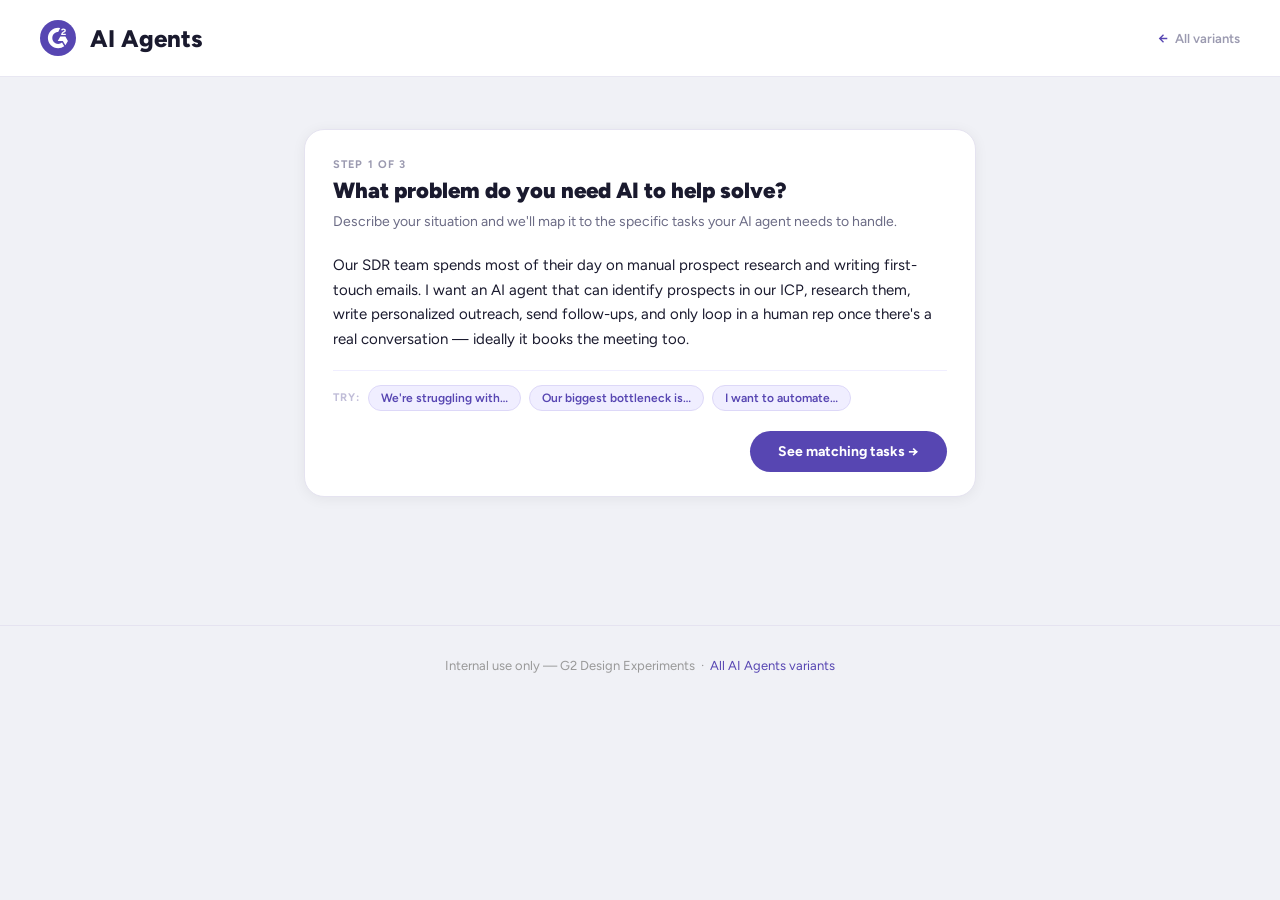
<file: ai-agents/v7-stacked.html>
<!DOCTYPE html>
<html lang="en">
<head>
  <meta charset="utf-8" />
  <meta name="viewport" content="width=device-width, initial-scale=1" />
  <title>AI SDR Agents — Find My Fit | G2 Experiment</title>
  <link rel="preconnect" href="https://fonts.googleapis.com">
  <link href="https://fonts.googleapis.com/css2?family=Figtree:wght@400;500;600;700;800;900&display=swap" rel="stylesheet">
  <style>
    * { box-sizing: border-box; margin: 0; padding: 0; }
    body { font-family: Figtree, sans-serif; background: #f0f1f6; color: #1a1a2e; font-size: 14px; }

    /* ── Page Header ── */
    .page-header { background: white; border-bottom: 1px solid #e8e7f2; padding: 20px 32px; }
    .page-header-inner { max-width: 1200px; margin: 0 auto; display: flex; align-items: center; justify-content: space-between; gap: 24px; }
    .page-header h1 { font-size: 24px; font-weight: 800; color: #1a1a2e; }
    .page-header-brand { display: flex; align-items: center; gap: 14px; }
    .page-header-brand svg { display: block; flex-shrink: 0; }
    .page-header a {
      font-size: 13px; font-weight: 600; color: #9b9ab0; text-decoration: none;
      display: inline-flex; align-items: center; gap: 5px; transition: color 0.12s; flex-shrink: 0;
    }
    .page-header a:hover { color: #5746b2; }

    /* ── Flow wrapper (narrow, centered) ── */
    .v7-flow { max-width: 720px; margin: 0 auto; padding: 52px 24px 0; }

    /* ── Animations ── */
    @keyframes cardReveal {
      from { opacity: 0; transform: translateY(14px); }
      to   { opacity: 1; transform: translateY(0); }
    }
    .card-entering { animation: cardReveal 0.7s cubic-bezier(0.16, 1, 0.3, 1) both; }
    .results-entering { animation: cardReveal 0.75s cubic-bezier(0.16, 1, 0.3, 1) both; }

    /* ── Flow Card ── */
    .flow-card {
      background: white; border: 1.5px solid #e5e3f0; border-radius: 20px;
      margin-bottom: 0; overflow: hidden;
      box-shadow: 0 2px 14px rgba(0,0,0,0.06);
    }
    .flow-card-hidden { display: none; }

    /* Connector between cards */
    .flow-connector {
      width: 2px; height: 24px;
      background: linear-gradient(to bottom, #c4bbf0, #e5e3f0);
      border-radius: 2px; margin: 0 auto;
      opacity: 0; transition: opacity 0.6s ease 0.35s;
    }
    .flow-connector.visible { opacity: 1; }

    /* ── Card inner (active state) ── */
    .card-inner { padding: 28px 28px 24px; }
    .card-step-label {
      font-size: 11px; font-weight: 700; text-transform: uppercase;
      letter-spacing: 0.1em; color: #9b9ab0; margin-bottom: 6px;
    }
    .card-head { margin-bottom: 20px; }
    .card-head h2 { font-size: 22px; font-weight: 900; color: #1a1a2e; line-height: 1.25; margin-bottom: 6px; }
    .card-head p { font-size: 14px; color: #6b6b85; line-height: 1.6; }

    /* Card footer — right-aligned CTA */
    .card-footer {
      display: flex; align-items: center; justify-content: flex-end;
      gap: 12px; padding-top: 20px;
    }
    .card-footer-left { font-size: 13px; font-weight: 600; color: #a0a0b8; flex: 1; }

    .btn-continue {
      font-family: Figtree, sans-serif; font-size: 14px; font-weight: 700;
      color: white; background: #5746b2; border: none; border-radius: 50px;
      padding: 12px 28px; cursor: pointer; transition: all 0.18s;
      display: inline-flex; align-items: center; gap: 8px;
    }
    .btn-continue:hover { background: #4535a0; box-shadow: 0 4px 18px rgba(87,70,178,0.28); transform: translateY(-1px); }

    /* ── Card done (collapsed summary) ── */
    .card-done {
      display: flex; align-items: center; gap: 14px; padding: 16px 22px;
    }
    .card-done-check {
      width: 28px; height: 28px; border-radius: 50%; background: #5746b2;
      color: white; font-size: 11px; font-weight: 800; flex-shrink: 0;
      display: flex; align-items: center; justify-content: center;
    }
    .card-done-content { flex: 1; min-width: 0; }
    .card-done-label {
      font-size: 11px; font-weight: 700; text-transform: uppercase;
      letter-spacing: 0.08em; color: #9b9ab0; margin-bottom: 2px;
    }
    .card-done-summary {
      font-size: 13px; color: #49495a; font-weight: 500;
      white-space: nowrap; overflow: hidden; text-overflow: ellipsis;
    }
    .btn-edit {
      font-family: Figtree, sans-serif; font-size: 12px; font-weight: 600;
      color: #8b8fa8; background: none; border: 1.5px solid #e5e3f0;
      border-radius: 20px; padding: 5px 14px; cursor: pointer;
      transition: all 0.15s; flex-shrink: 0;
    }
    .btn-edit:hover { border-color: #5746b2; color: #5746b2; }

    /* ── Problem textarea ── */
    .problem-textarea {
      width: 100%; border: none; outline: none; resize: none;
      font-family: Figtree, sans-serif; font-size: 15px; color: #1a1a2e;
      line-height: 1.65; min-height: 52px; background: transparent; overflow: hidden;
      margin-bottom: 14px;
    }
    .problem-textarea::placeholder { color: #c4c3d8; }
    .starter-chips {
      display: flex; align-items: center; gap: 8px; flex-wrap: wrap;
      padding-top: 14px; border-top: 1px solid #f0eeff;
    }
    .starter-label {
      font-size: 11px; font-weight: 700; color: #c0bdd8;
      text-transform: uppercase; letter-spacing: 0.08em; flex-shrink: 0;
    }
    .starter-chip {
      font-family: Figtree, sans-serif; font-size: 12px; font-weight: 600;
      color: #5746b2; background: #f0eeff; border: 1.5px solid #ddd8f8;
      border-radius: 20px; padding: 5px 12px; cursor: pointer; transition: all 0.15s;
    }
    .starter-chip:hover { background: #5746b2; color: white; border-color: #5746b2; }

    /* ── Task grid ── */
    .jobs-meta { display: flex; align-items: center; gap: 8px; margin-bottom: 14px; }
    .jobs-sel-count {
      font-size: 12px; font-weight: 700; color: #5746b2;
      background: #f0eeff; border-radius: 20px; padding: 3px 11px;
    }
    .jobs-grid { display: grid; grid-template-columns: repeat(3, 1fr); gap: 10px; }
    .job-card {
      background: #faf9ff; border: 2px solid transparent; border-radius: 16px;
      padding: 18px 12px 14px; cursor: pointer; position: relative;
      display: flex; flex-direction: column; align-items: center; text-align: center;
      transition: transform 0.18s, box-shadow 0.18s, border-color 0.18s, background 0.18s;
    }
    .job-card:hover { transform: translateY(-2px); box-shadow: 0 6px 20px rgba(87,70,178,0.12); border-color: #c4bbf0; }
    .job-card.selected { border-color: #5746b2; background: #f8f7ff; box-shadow: 0 3px 14px rgba(87,70,178,0.14); }
    .job-icon-wrap {
      width: 44px; height: 44px; border-radius: 12px; background: #f0eeff;
      display: flex; align-items: center; justify-content: center;
      font-size: 20px; margin-bottom: 10px; transition: background 0.15s;
    }
    .job-card.selected .job-icon-wrap { background: #ddd8f8; }
    .job-name { font-size: 12px; font-weight: 700; color: #1a1a2e; line-height: 1.35; margin-bottom: 5px; }
    .job-gap-badge {
      font-size: 10px; font-weight: 700; color: #d97706;
      background: #fffbeb; border: 1px solid #fde68a; border-radius: 20px;
      padding: 2px 8px; white-space: nowrap; margin-bottom: 4px;
    }
    .job-desc { font-size: 11px; color: #a0a0b8; line-height: 1.4; }
    .job-check {
      position: absolute; top: 10px; right: 10px;
      width: 18px; height: 18px; border-radius: 5px; border: none;
      background: #ede9fe; display: flex; align-items: center; justify-content: center;
      transition: background 0.15s;
    }
    .job-card.selected .job-check { background: #5746b2; }
    .job-check svg { display: none; }
    .job-card.selected .job-check svg { display: block; }

    /* Add task card */
    .add-task-card { border: 2px dashed #d4d0ea !important; background: #faf9ff !important; box-shadow: none !important; }
    .add-task-card:hover { border-color: #9b8fe8 !important; background: #f4f2ff !important; box-shadow: 0 4px 16px rgba(87,70,178,0.08) !important; transform: translateY(-2px); }
    .add-task-icon { color: #9b8fe8; background: #ede9fe !important; }
    .add-task-label { color: #5746b2; }
    .add-task-hint { color: #b0adc8; }
    .add-task-card.add-task-open { border-color: #5746b2 !important; background: white !important; }
    .add-task-input-wrap { display: flex; gap: 6px; width: 100%; margin-top: 10px; }
    .add-task-input {
      flex: 1; border: 1.5px solid #e5e3f0; border-radius: 10px;
      padding: 8px 10px; font-family: Figtree, sans-serif; font-size: 12px;
      color: #1a1a2e; outline: none; min-width: 0;
    }
    .add-task-input:focus { border-color: #5746b2; }
    .add-task-confirm {
      font-family: Figtree, sans-serif; font-size: 12px; font-weight: 700;
      color: white; background: #5746b2; border: none; border-radius: 10px;
      padding: 8px 12px; cursor: pointer; flex-shrink: 0; transition: background 0.15s;
    }
    .add-task-confirm:hover { background: #4535a0; }

    /* ── Context questions ── */
    .ctx-questions { display: flex; flex-direction: column; gap: 24px; margin-bottom: 4px; }
    .ctx-q-label { font-size: 14px; font-weight: 700; color: #1a1a2e; margin-bottom: 10px; }
    .ctx-chips { display: flex; gap: 8px; flex-wrap: wrap; }
    .ctx-chip {
      font-family: Figtree, sans-serif; font-size: 13px; font-weight: 600;
      color: #49495a; background: white; border: 2px solid #e8e7f2;
      border-radius: 50px; padding: 9px 18px; cursor: pointer; transition: all 0.15s;
    }
    .ctx-chip:hover { border-color: #5746b2; color: #5746b2; }
    .ctx-chip.selected { border-color: #5746b2; background: #f0eeff; color: #5746b2; }

    /* ── Results section ── */
    #v7results {
      display: none; max-width: 1140px; margin: 0 auto; padding: 48px 40px 80px;
    }
    .s3-top { margin-bottom: 20px; }
    .s3-top h2 { font-size: 22px; font-weight: 800; color: #1a1a2e; margin-bottom: 6px; }
    .s3-top p { font-size: 14px; color: #49495a; margin-bottom: 14px; }

    .profile-bar { display: flex; gap: 8px; flex-wrap: wrap; margin-bottom: 20px; align-items: center; }
    .profile-bar-label { font-size: 12px; font-weight: 600; color: #8b8fa8; margin-right: 4px; }
    .profile-chip {
      font-size: 12px; font-weight: 600; color: #5746b2;
      background: #f0eeff; border: 1px solid #ddd8f8; border-radius: 20px; padding: 4px 12px;
    }
    .btn-refine {
      font-family: Figtree, sans-serif; font-size: 12px; font-weight: 600;
      color: #8b8fa8; background: none; border: 1.5px solid #e5e3f0;
      border-radius: 20px; padding: 4px 12px; cursor: pointer; transition: all 0.15s;
    }
    .btn-refine:hover { border-color: #5746b2; color: #5746b2; }

    .best-match-callout {
      background: white; border: 1.5px solid #e5e3f0; border-radius: 16px;
      padding: 20px 24px; margin-bottom: 24px;
      display: flex; align-items: center; gap: 20px;
      box-shadow: 0 2px 10px rgba(0,0,0,0.05);
    }
    .bm-logo {
      width: 52px; height: 52px; border-radius: 14px; flex-shrink: 0;
      background: #f0eeff; border: 1.5px solid #e5e3f0;
      display: flex; align-items: center; justify-content: center; overflow: hidden;
    }
    .bm-logo img { width: 32px; height: 32px; object-fit: contain; }
    .bm-body { flex: 1; }
    .bm-badge {
      display: inline-flex; align-items: center; gap: 4px;
      font-size: 11px; font-weight: 700; text-transform: uppercase; letter-spacing: 0.06em;
      color: #5746b2; background: #f0eeff; border-radius: 20px; padding: 3px 10px; margin-bottom: 7px;
    }
    .bm-prod-name { font-size: 17px; font-weight: 900; color: #1a1a2e; margin-bottom: 3px; }
    .bm-tagline { font-size: 13px; color: #6b6b85; margin-bottom: 5px; }
    .bm-highlights { font-size: 12px; color: #8b8fa8; line-height: 1.5; }

    /* ── View Toggle ── */
    .view-toggle {
      display: flex; gap: 3px; background: #ede9fe; border-radius: 50px;
      padding: 3px; width: fit-content; margin-bottom: 20px;
    }
    .view-btn {
      font-family: Figtree, sans-serif; font-size: 13px; font-weight: 700;
      color: #8b8fa8; background: none; border: none;
      border-radius: 50px; padding: 8px 22px; cursor: pointer; transition: all 0.15s;
    }
    .view-btn.active { background: white; color: #5746b2; box-shadow: 0 1px 5px rgba(0,0,0,0.1); }
    .view-btn:not(.active):hover { color: #5746b2; }

    /* ── By Task view ── */
    .task-prod-th {
      position: sticky; left: 0; z-index: 10;
      background: #faf9ff; padding: 14px 16px; text-align: left;
      font-size: 11px; font-weight: 700; text-transform: uppercase; letter-spacing: 0.08em; color: #8b8fa8;
      width: 230px; min-width: 230px;
      border-right: 1.5px solid #e5e3f0; box-shadow: 2px 0 4px rgba(0,0,0,0.04);
    }
    .task-col-th { padding: 10px 8px; text-align: center; border-bottom: 2px solid #e5e3f0; vertical-align: top; }
    .task-col-name { font-size: 11px; font-weight: 700; color: #1a1a2e; line-height: 1.35; display: -webkit-box; -webkit-line-clamp: 3; -webkit-box-orient: vertical; overflow: hidden; }
    .task-prod-td {
      position: sticky; left: 0; z-index: 5;
      background: white; padding: 14px 16px;
      width: 230px; min-width: 230px;
      border-right: 1.5px solid #e5e3f0; box-shadow: 2px 0 4px rgba(0,0,0,0.04);
    }
    .prod-row-inner { display: flex; align-items: center; gap: 11px; }
    .prod-logo-row {
      width: 34px; height: 34px; border-radius: 9px; flex-shrink: 0;
      border: 1.5px solid #e5e3f0; background: #f8f7ff;
      display: flex; align-items: center; justify-content: center; overflow: hidden;
    }
    .prod-logo-row img { width: 22px; height: 22px; object-fit: contain; }
    .prod-row-info { flex: 1; min-width: 0; }
    .prod-row-name { font-size: 13px; font-weight: 800; color: #1a1a2e; }
    .prod-row-tag  { font-size: 11px; color: #8b8fa8; margin-top: 1px; white-space: nowrap; overflow: hidden; text-overflow: ellipsis; }
    .task-score-td { padding: 8px 6px; text-align: center; vertical-align: middle; }
    .task-symbol-cell {
      border-radius: 8px; height: 42px; font-size: 15px; font-weight: 800;
      display: flex; align-items: center; justify-content: center;
    }

    /* ── Overall matrix ── */
    .matrix-wrapper { border-radius: 12px; border: 1.5px solid #e5e3f0; background: white; }
    .matrix-table { width: 100%; border-collapse: collapse; }
    .matrix-table thead th { border-bottom: 2px solid #e5e3f0; }
    .dim-th {
      position: sticky; left: 0; z-index: 10;
      background: #faf9ff; padding: 14px 16px;
      text-align: left; font-size: 11px; font-weight: 700;
      text-transform: uppercase; letter-spacing: 0.08em; color: #8b8fa8;
      width: 190px; min-width: 190px;
      border-right: 1.5px solid #e5e3f0; box-shadow: 2px 0 4px rgba(0,0,0,0.04);
    }
    .prod-th { padding: 12px 6px; text-align: center; }
    .prod-th.best-col { background: #f5f3ff; }
    .prod-th-inner { display: flex; flex-direction: column; align-items: center; gap: 6px; }
    .prod-logo-sm {
      width: 32px; height: 32px; border-radius: 8px;
      border: 1.5px solid #e5e3f0; background: white;
      display: flex; align-items: center; justify-content: center; overflow: hidden;
    }
    .prod-logo-sm img { width: 22px; height: 22px; object-fit: contain; }
    .prod-th-name { font-size: 12px; font-weight: 800; color: #1a1a2e; }
    .best-match-badge {
      display: inline-flex; align-items: center; gap: 3px;
      font-size: 9px; font-weight: 700; text-transform: uppercase; letter-spacing: 0.05em;
      background: #5746b2; color: white; border-radius: 20px; padding: 2px 8px;
    }
    .matrix-table tbody tr { border-bottom: 1px solid #f0eeff; }
    .matrix-table tbody tr:last-child { border-bottom: none; }
    .dim-td {
      position: sticky; left: 0; z-index: 5;
      background: white; padding: 12px 16px;
      width: 190px; min-width: 190px;
      border-right: 1.5px solid #e5e3f0; box-shadow: 2px 0 4px rgba(0,0,0,0.04);
    }
    .dim-td.rel-high { border-left: 3px solid #5746b2; }
    .dim-td.rel-medium { border-left: 3px solid #c4bbf0; }
    .dim-td-name { font-size: 13px; font-weight: 700; color: #1a1a2e; margin-bottom: 3px; display: flex; align-items: center; gap: 6px; }
    .dim-td-desc { font-size: 11px; color: #8b8fa8; line-height: 1.4; }
    .dim-rel-dot { display: inline-block; width: 6px; height: 6px; border-radius: 50%; flex-shrink: 0; }
    .rel-high .dim-rel-dot { background: #5746b2; }
    .rel-medium .dim-rel-dot { background: #a78bfa; }
    .score-td { padding: 8px 6px; text-align: center; vertical-align: middle; }
    .score-td.best-col { background: #f5f3ff; }
    .heat-cell {
      border-radius: 8px; font-size: 13px; font-weight: 800;
      display: flex; align-items: center; justify-content: center;
      height: 46px; white-space: nowrap; letter-spacing: -0.01em;
    }
    .heat-1 { background: #48ae65; color: white; }
    .heat-2 { background: #79c990; color: #1a4d2a; }
    .heat-3 { background: #aadcb8; color: #1a4d2a; }
    .heat-4 { background: #dedede; color: #555555; }
    .heat-5 { background: #f5d5d8; color: #8b3d44; }
    .heat-6 { background: #efaaaf; color: #8b2a30; }
    .heat-7 { background: #e47d88; color: white; }
    .dim-gap-note {
      margin-top: 8px; padding: 6px 8px;
      background: #fffbeb; border-radius: 6px; border-left: 2px solid #f59e0b;
      font-size: 10px; color: #92400e; line-height: 1.45;
    }
    .matrix-table tbody tr:last-child td:first-child { border-radius: 0 0 0 10px; }
    .matrix-table tbody tr:last-child td:last-child { border-radius: 0 0 10px 0; }

    /* Legend */
    .matrix-legend { display: flex; align-items: center; gap: 6px; margin-top: 14px; flex-wrap: wrap; }
    .legend-label { font-size: 11px; font-weight: 700; text-transform: uppercase; letter-spacing: 0.08em; color: #8b8fa8; margin-right: 6px; }
    .legend-item { display: flex; align-items: center; gap: 5px; font-size: 12px; color: #49495a; font-weight: 600; margin-right: 10px; }
    .legend-rel { display: flex; align-items: center; gap: 8px; margin-left: 20px; border-left: 1px solid #e5e3f0; padding-left: 20px; flex-wrap: wrap; }
    .legend-rel-item { display: flex; align-items: center; gap: 5px; font-size: 12px; color: #49495a; font-weight: 600; }
    .legend-bar { width: 12px; height: 12px; border-radius: 2px; flex-shrink: 0; }

    /* Refine button in results footer */
    .btn-back {
      font-family: Figtree, sans-serif; font-size: 14px; font-weight: 600;
      color: #9b9ab0; background: none; border: none;
      padding: 0; cursor: pointer; transition: color 0.15s;
      display: inline-flex; align-items: center; gap: 6px;
    }
    .btn-back:hover { color: #1a1a2e; }
  </style>
</head>
<body>

<!-- Page Header -->
<div class="page-header">
  <div class="page-header-inner">
    <div class="page-header-brand">
      <svg xmlns="http://www.w3.org/2000/svg" viewBox="0 0 1000 1000" width="36" height="36" aria-label="G2" role="img">
        <circle cx="500" cy="500" r="500" fill="#5746b2"/>
        <path fill="white" d="M716.4 383H631c2.3-13.4 10.6-20.9 27.4-29.4l15.7-8c28.1-14.4 43.1-30.7 43.1-57.3 0-16.7-6.5-29.9-19.4-39.4s-28.1-14.2-45.9-14.2a70.8 70.8 0 00-38.9 11.1c-11.7 7.2-20.4 16.5-25.8 28.1l24.7 24.8c9.6-19.4 23.5-28.9 41.8-28.9 15.5 0 25 8 25 19.1 0 9.3-4.6 17-22.4 26l-10.1 4.9c-21.9 11.1-37.1 23.8-45.9 38.2s-13.1 32.5-13.1 54.4v6h129.2zM705 459.2H563.6l-70.7 122.4h141.4L705 704.1l70.7-122.5L705 459.2z"/>
        <path fill="white" d="M505.1 663.3c-90 0-163.3-73.3-163.3-163.3s73.3-163.3 163.3-163.3L561 219.8a286.4 286.4 0 00-55.9-5.5c-157.8 0-285.7 127.9-285.7 285.7s127.9 285.7 285.7 285.7a283.9 283.9 0 00168.2-54.8l-61.8-107.2a162.8 162.8 0 01-106.4 39.6z"/>
      </svg>
      <h1>AI Agents</h1>
    </div>
    <a href="./index.html">
      <svg width="13" height="13" viewBox="0 0 24 24" fill="none" stroke="#5746b2" stroke-width="2.5"><path d="M19 12H5M12 19l-7-7 7-7"/></svg>
      All variants
    </a>
  </div>
</div>

<!-- Stacked flow cards -->
<div class="v7-flow" id="v7flow">

  <!-- Card 1: Problem -->
  <div class="flow-card card-entering" id="card-1">
    <div class="card-inner" id="card-1-inner">
      <div class="card-head">
        <div class="card-step-label">Step 1 of 3</div>
        <h2>What problem do you need AI to help solve?</h2>
        <p>Describe your situation and we'll map it to the specific tasks your AI agent needs to handle.</p>
      </div>
      <textarea class="problem-textarea" id="problemText" placeholder="Describe the problem you need AI to solve…" oninput="autoResize(this)">Our SDR team spends most of their day on manual prospect research and writing first-touch emails. I want an AI agent that can identify prospects in our ICP, research them, write personalized outreach, send follow-ups, and only loop in a human rep once there's a real conversation — ideally it books the meeting too.</textarea>
      <div class="starter-chips">
        <span class="starter-label">Try:</span>
        <button class="starter-chip" onclick="useStarter('We\'re struggling with ')">We're struggling with…</button>
        <button class="starter-chip" onclick="useStarter('Our biggest bottleneck is ')">Our biggest bottleneck is…</button>
        <button class="starter-chip" onclick="useStarter('I want to automate ')">I want to automate…</button>
      </div>
      <div class="card-footer">
        <button class="btn-continue" onclick="advanceToTasks()">See matching tasks →</button>
      </div>
    </div>
    <div class="card-done" id="card-1-done" style="display:none;">
      <div class="card-done-check"><svg width="12" height="12" viewBox="0 0 12 12" fill="none" stroke="white" stroke-width="2.5" stroke-linecap="round" stroke-linejoin="round"><polyline points="1.5,6 4.5,9 10.5,3"/></svg></div>
      <div class="card-done-content">
        <div class="card-done-label">Your Problem</div>
        <div class="card-done-summary" id="card-1-summary"></div>
      </div>
      <button class="btn-edit" onclick="editCard(1)">Edit</button>
    </div>
  </div>

  <!-- Connector 1→2 -->
  <div class="flow-connector" id="conn-1"></div>

  <!-- Card 2: Tasks -->
  <div class="flow-card flow-card-hidden" id="card-2">
    <div class="card-inner" id="card-2-inner">
      <div class="card-head">
        <div class="card-step-label">Step 2 of 3</div>
        <h2>AI Tasks</h2>
        <p>We identified these specific tasks based on your focus area. Select the ones that apply — they'll shape the performance ranking.</p>
      </div>
      <div class="jobs-meta">
        <span class="jobs-sel-count" id="jobsSelCount">4 selected</span>
      </div>
      <div class="jobs-grid" id="jobsGrid"><!-- rendered by JS --></div>
      <div class="card-footer">
        <button class="btn-continue" onclick="advanceToContext()">Continue →</button>
      </div>
    </div>
    <div class="card-done" id="card-2-done" style="display:none;">
      <div class="card-done-check"><svg width="12" height="12" viewBox="0 0 12 12" fill="none" stroke="white" stroke-width="2.5" stroke-linecap="round" stroke-linejoin="round"><polyline points="1.5,6 4.5,9 10.5,3"/></svg></div>
      <div class="card-done-content">
        <div class="card-done-label">AI Tasks</div>
        <div class="card-done-summary" id="card-2-summary"></div>
      </div>
      <button class="btn-edit" onclick="editCard(2)">Edit</button>
    </div>
  </div>

  <!-- Connector 2→3 -->
  <div class="flow-connector" id="conn-2"></div>

  <!-- Card 3: Context -->
  <div class="flow-card flow-card-hidden" id="card-3">
    <div class="card-inner" id="card-3-inner">
      <div class="card-head">
        <div class="card-step-label">Step 3 of 3</div>
        <h2>Tell us about your setup</h2>
        <p>This helps us weight the performance dimensions that matter most for your situation.</p>
      </div>
      <div class="ctx-questions" id="ctxQuestions"><!-- rendered by JS --></div>
      <div class="card-footer">
        <button class="btn-continue" onclick="showResults()">See my results →</button>
      </div>
    </div>
    <div class="card-done" id="card-3-done" style="display:none;">
      <div class="card-done-check"><svg width="12" height="12" viewBox="0 0 12 12" fill="none" stroke="white" stroke-width="2.5" stroke-linecap="round" stroke-linejoin="round"><polyline points="1.5,6 4.5,9 10.5,3"/></svg></div>
      <div class="card-done-content">
        <div class="card-done-label">Your Setup</div>
        <div class="card-done-summary" id="card-3-summary"></div>
      </div>
      <button class="btn-edit" onclick="editCard(3)">Edit</button>
    </div>
  </div>

  <!-- bottom padding for flow section -->
  <div style="height: 48px;"></div>

</div><!-- /v7-flow -->

<!-- Results section -->
<div id="v7results">
  <div class="s3-top">
    <h2>Agent comparison for your requirements</h2>
    <p>Ranked by performance across the dimensions most relevant to your selected tasks.</p>
    <div class="profile-bar" id="profileBar"><!-- rendered by JS --></div>
  </div>

  <div class="best-match-callout" id="bestMatchCallout"><!-- rendered by JS --></div>

  <div class="view-toggle">
    <button class="view-btn active" id="btn-overall" onclick="setView('overall')">Overall</button>
    <button class="view-btn" id="btn-task" onclick="setView('task')">By Task</button>
  </div>

  <div id="view-overall">
    <div class="matrix-wrapper">
      <table class="matrix-table" id="matrixTable"><!-- rendered by JS --></table>
    </div>
    <div class="matrix-legend">
      <span class="legend-label">Scale</span>
      <div class="legend-item"><div class="legend-bar" style="background:#3b2d9a;border-radius:4px;"></div> Excellent</div>
      <div class="legend-item"><div class="legend-bar" style="background:#5746b2;border-radius:4px;"></div> Strong</div>
      <div class="legend-item"><div class="legend-bar" style="background:#7264c4;border-radius:4px;"></div> Good</div>
      <div class="legend-item"><div class="legend-bar" style="background:#9e96d6;border-radius:4px;"></div> Fair</div>
      <div class="legend-item"><div class="legend-bar" style="background:#bfb9e8;border-radius:4px;"></div> Moderate</div>
      <div class="legend-item"><div class="legend-bar" style="background:#d5d1f2;border-radius:4px;"></div> Limited</div>
      <div class="legend-item"><div class="legend-bar" style="background:#eae8fb;border-radius:4px;border:1px solid #d4d0ea;"></div> Weak</div>
      <div class="legend-rel">
        <span class="legend-label">Note</span>
        <div class="legend-rel-item" style="font-weight:500;color:#8b8fa8;">Each row uses its own unit &amp; threshold</div>
      </div>
      <div class="legend-rel">
        <span class="legend-label">Relevance</span>
        <div class="legend-rel-item"><div class="legend-bar" style="background:#5746b2;"></div> High — core to your tasks</div>
        <div class="legend-rel-item"><div class="legend-bar" style="background:#c4bbf0;"></div> Medium — referenced by 1 task</div>
      </div>
    </div>
  </div>

  <div id="view-task" style="display:none;">
    <div class="matrix-wrapper">
      <table class="matrix-table" id="taskMatrix"><!-- rendered by JS --></table>
    </div>
    <div class="matrix-legend">
      <span class="legend-label">Scale</span>
      <div class="legend-item"><div class="legend-bar" style="background:#5746b2;border-radius:4px;"></div> Strong fit</div>
      <div class="legend-item"><div class="legend-bar" style="background:#eae8fb;border-radius:4px;border:1px solid #d4d0ea;"></div> Weak fit</div>
      <div class="legend-rel">
        <span class="legend-label">Note</span>
        <div class="legend-rel-item" style="font-weight:500;color:#8b8fa8;">Score = avg. normalized performance across each task's key dimensions</div>
      </div>
    </div>
  </div>

  <div style="margin-top: 24px;">
    <button class="btn-back" onclick="editCard(3)">← Refine answers</button>
  </div>
</div>

<footer style="text-align:center;padding:32px;font-size:13px;color:#999;border-top:1px solid #e5e3f0;margin-top:32px;">
  Internal use only — G2 Design Experiments &nbsp;·&nbsp; <a href="./index.html" style="color:#5746b2;text-decoration:none;">All AI Agents variants</a>
</footer>

<script>
// ══════════════════════════════════════════════════════════════
//  DATA
// ══════════════════════════════════════════════════════════════

const PRODUCTS = [
  { id: '11x',        name: '11x',        tagline: 'Fully autonomous SDR',            domain: '11x.ai'        },
  { id: 'artisan',    name: 'Artisan',    tagline: 'AI SDR with warm outreach',       domain: 'artisan.co'    },
  { id: 'aisdr',      name: 'AiSDR',      tagline: 'AI-native inbound + outbound',    domain: 'aisdr.com'     },
  { id: 'salesforge', name: 'Salesforge', tagline: 'Deliverability-focused AI email', domain: 'salesforge.ai' },
  { id: 'reply',      name: 'Reply.io',   tagline: 'Multi-channel AI engagement',     domain: 'reply.io'      },
  { id: 'regie',      name: 'Regie.ai',   tagline: 'AI content + sequencing',         domain: 'regie.ai'      },
];

const DIMENSIONS = [
  { id: 'task',    name: 'Task Completion',       desc: '% of end-to-end tasks completed without human escalation (benchmark suite)',
    suffix: '%',    decimals: 0, higherIsBetter: true,  normRange: { min: 20, max: 100 }, gap: false },
  { id: 'traj',    name: 'Trajectory Quality',    desc: 'LLM judge score (0–10) for multi-step reasoning coherence across a sequence',
    suffix: '/10',  decimals: 1, higherIsBetter: true,  normRange: { min: 0, max: 10 }, gap: false },
  { id: 'halluc',  name: 'Factual Accuracy',      desc: '% of generated outputs (contact details, company facts) verified as correct',
    suffix: '%',    decimals: 0, higherIsBetter: true,  normRange: { min: 50, max: 100 }, gap: false },
  { id: 'latency', name: 'Latency & Speed',       desc: 'Seconds from trigger event to first agent action — lower is better',
    suffix: 's',    decimals: 1, higherIsBetter: false, normRange: { min: 0.5, max: 8 }, gap: false },
  { id: 'tool',    name: 'Tool-Calling Accuracy', desc: '% of API/CRM calls that succeed with correct parameters (Berkeley FCL benchmark)',
    suffix: '%',    decimals: 0, higherIsBetter: true,  normRange: { min: 40, max: 100 }, gap: false },
  { id: 'error',   name: 'Error Recovery',        desc: '% of failure scenarios (bounces, bad replies, API errors) handled gracefully',
    suffix: '%',    decimals: 0, higherIsBetter: true,  normRange: { min: 20, max: 100 }, gap: false },
  { id: 'memory',  name: 'Memory & Context',      desc: '% of prior-session context correctly recalled and applied in a new session',
    suffix: '%',    decimals: 0, higherIsBetter: true,  normRange: { min: 0, max: 100 },
    gap: true, gapNote: 'No solution provides strong cross-session memory. Active development area — expect improvement in 2025.' },
  { id: 'autonomy',name: 'Autonomy Match',        desc: 'Feature rubric score (0–10) for configurability of autonomy levels and approval workflows',
    suffix: '/10',  decimals: 1, higherIsBetter: true,  normRange: { min: 0, max: 10 }, gap: false },
  { id: 'observ',  name: 'Observability',         desc: 'Feature rubric score (0–10) for logs, decision traces, and per-action audit trail',
    suffix: '/10',  decimals: 1, higherIsBetter: true,  normRange: { min: 0, max: 10 },
    gap: true, gapNote: 'Observability tooling is immature across all vendors. No leader-tier product offers full decision tracing yet.' },
  { id: 'integ',   name: 'Integration Surface',   desc: 'Native integrations available without custom engineering (CRM, enrichment, channels, data)',
    suffix: ' apps', decimals: 0, higherIsBetter: true, normRange: { min: 0, max: 150 }, gap: false },
];

const SCORES = {
  '11x':        [74,  8.3, 82, 1.8, 89, 78, 44, 8.4, 3.0,  86],
  'artisan':    [68,  7.7, 80, 3.2, 76, 66, 42, 7.8, 3.2,  77],
  'aisdr':      [61,  6.8, 78, 2.4, 74, 62, 36, 7.6, 2.7,  65],
  'salesforge': [52,  6.3, 71, 2.8, 67, 60, 33, 6.8, 2.6,  72],
  'reply':      [49,  5.6, 70, 2.9, 65, 61, 32, 6.7, 4.8,  83],
  'regie':      [45,  6.4, 68, 4.1, 63, 58, 30, 6.4, 2.6,  62],
};

const JOBS = [
  { id: 'sequences',    icon: '<svg width="22" height="22" viewBox="0 0 24 24" fill="none" stroke="#5746b2" stroke-width="2" stroke-linecap="round" stroke-linejoin="round"><rect width="20" height="16" x="2" y="4" rx="2"/><path d="m22 7-8.97 5.7a1.94 1.94 0 0 1-2.06 0L2 7"/></svg>', name: 'Build & send cold email sequences',         desc: 'Automated multi-step email cadences with AI-personalized copy for each prospect', dims: [0, 1, 4], gap: false },
  { id: 'personalize',  icon: '<svg width="22" height="22" viewBox="0 0 24 24" fill="none" stroke="#5746b2" stroke-width="2" stroke-linecap="round" stroke-linejoin="round"><path d="M17 3a2.85 2.83 0 1 1 4 4L7.5 20.5 2 22l1.5-5.5Z"/><path d="m15 5 4 4"/></svg>', name: 'Personalize outreach at scale',              desc: 'Research prospects and generate personalized first lines, subject lines, and follow-ups without SDR effort', dims: [1, 2, 9], gap: false },
  { id: 'qualify',      icon: '<svg width="22" height="22" viewBox="0 0 24 24" fill="none" stroke="#5746b2" stroke-width="2" stroke-linecap="round" stroke-linejoin="round"><circle cx="12" cy="12" r="10"/><line x1="22" x2="18" y1="12" y2="12"/><line x1="6" x2="2" y1="12" y2="12"/><line x1="12" x2="12" y1="6" y2="2"/><line x1="12" x2="12" y1="22" y2="18"/></svg>', name: 'Qualify inbound leads autonomously',         desc: 'Engage website visitors, score intent, and route qualified leads to reps without manual review', dims: [0, 2, 5], gap: false },
  { id: 'book-meetings',icon: '<svg width="22" height="22" viewBox="0 0 24 24" fill="none" stroke="#5746b2" stroke-width="2" stroke-linecap="round" stroke-linejoin="round"><rect width="18" height="18" x="3" y="4" rx="2"/><path d="M16 2v4M8 2v4M3 10h18"/></svg>', name: 'Book meetings without SDR involvement',      desc: 'Full-cycle prospecting — find, research, outreach, handle replies, and get the calendar invite sent', dims: [0, 7, 5], gap: false },
  { id: 'multichannel', icon: '<svg width="22" height="22" viewBox="0 0 24 24" fill="none" stroke="#5746b2" stroke-width="2" stroke-linecap="round" stroke-linejoin="round"><circle cx="18" cy="5" r="3"/><circle cx="6" cy="12" r="3"/><circle cx="18" cy="19" r="3"/><line x1="8.59" x2="15.42" y1="13.51" y2="17.49"/><line x1="15.41" x2="8.59" y1="6.51" y2="10.49"/></svg>', name: 'Multi-channel sequences (email + LinkedIn)', desc: 'Coordinated outreach across email, LinkedIn, and voice from a single agent workflow', dims: [4, 9, 0], gap: false },
  { id: 'objections',   icon: '<svg width="22" height="22" viewBox="0 0 24 24" fill="none" stroke="#5746b2" stroke-width="2" stroke-linecap="round" stroke-linejoin="round"><path d="M21 15a2 2 0 0 1-2 2H7l-4 4V5a2 2 0 0 1 2-2h14a2 2 0 0 1 2 2z"/></svg>', name: 'Real-time objection handling',              desc: 'AI that responds to prospect replies in real time without waiting for rep review — handles common objections inline', dims: [1, 2, 3], gap: true, gapLabel: 'Limited coverage' },
  { id: 'crm',          icon: '<svg width="22" height="22" viewBox="0 0 24 24" fill="none" stroke="#5746b2" stroke-width="2" stroke-linecap="round" stroke-linejoin="round"><ellipse cx="12" cy="5" rx="9" ry="3"/><path d="M3 5v14c0 1.66 4.03 3 9 3s9-1.34 9-3V5"/><path d="M3 12c0 1.66 4.03 3 9 3s9-1.34 9-3"/></svg>', name: 'CRM auto-updates & data hygiene',           desc: 'Automatic logging of calls, emails, and stage changes; deduplication and enrichment without manual data entry', dims: [4, 6, 9], gap: false },
  { id: 'pipeline',     icon: '<svg width="22" height="22" viewBox="0 0 24 24" fill="none" stroke="#5746b2" stroke-width="2" stroke-linecap="round" stroke-linejoin="round"><polyline points="22 7 13.5 15.5 8.5 10.5 2 17"/><polyline points="16 7 22 7 22 13"/></svg>', name: 'Pipeline health monitoring',                desc: 'Proactive stale-deal alerts, next-action suggestions, and forecasting support based on engagement signals', dims: [8, 6, 1], gap: true, gapLabel: 'Limited coverage' },
];

const CONTEXT_QS = [
  { id: 'team-size', label: 'How many people will be using this?',    multi: false, options: ['Just me', '2–10 people', '11–50 people', '50+ people'] },
  { id: 'crm',       label: 'Any integrations we should factor in?',  multi: true,  options: ['HubSpot', 'Salesforce', 'Pipedrive', 'Slack', 'Other'] },
  { id: 'oversight', label: 'How much human oversight do you want?',   multi: false, options: ['Fully hands-off', 'Review key actions', 'Heavy oversight'] },
  { id: 'priority',  label: "What's your top priority?",              multi: false, options: ['Speed to results', 'Output quality', 'Easy setup', 'Budget efficiency'] },
];

// ══════════════════════════════════════════════════════════════
//  STATE
// ══════════════════════════════════════════════════════════════

const state = {
  selectedJobs: new Set(['sequences', 'personalize', 'qualify', 'book-meetings']),
  context: { 'team-size': null, crm: new Set(), oversight: null, priority: null },
  currentView: 'overall',
};

// ══════════════════════════════════════════════════════════════
//  INIT
// ══════════════════════════════════════════════════════════════

function autoResize(ta) {
  ta.style.height = 'auto';
  ta.style.height = ta.scrollHeight + 'px';
}

window.addEventListener('DOMContentLoaded', () => {
  renderJobsGrid();
  renderContextQuestions();
  autoResize(document.getElementById('problemText'));
});

// ══════════════════════════════════════════════════════════════
//  NAVIGATION
// ══════════════════════════════════════════════════════════════

function revealCard(n) {
  const card = document.getElementById('card-' + n);
  card.classList.remove('flow-card-hidden');
  // Trigger animation by forcing reflow
  card.classList.remove('card-entering');
  void card.offsetWidth;
  card.classList.add('card-entering');
  // Show connector above this card
  const conn = document.getElementById('conn-' + (n - 1));
  if (conn) conn.classList.add('visible');
  // Smooth scroll to new card with breathing room above
  setTimeout(() => {
    const rect = card.getBoundingClientRect();
    window.scrollTo({ top: window.scrollY + rect.top - 80, behavior: 'smooth' });
  }, 160);
}

function collapseCard(n) {
  const inner = document.getElementById('card-' + n + '-inner');
  const done  = document.getElementById('card-' + n + '-done');
  // Fade out content first
  inner.style.transition = 'opacity 0.2s ease';
  inner.style.opacity = '0';
  setTimeout(() => {
    inner.style.display = 'none';
    inner.style.opacity = '';
    inner.style.transition = '';
    done.style.opacity = '0';
    done.style.display = 'flex';
    requestAnimationFrame(() => {
      done.style.transition = 'opacity 0.4s ease';
      done.style.opacity = '1';
    });
  }, 200);
}

function editCard(n) {
  // Re-expand this card
  const inner = document.getElementById('card-' + n + '-inner');
  const done  = document.getElementById('card-' + n + '-done');
  inner.style.display = '';
  done.style.display = 'none';
  // Collapse and hide all later cards
  for (let i = n + 1; i <= 3; i++) {
    const later      = document.getElementById('card-' + i);
    const laterDone  = document.getElementById('card-' + i + '-done');
    const laterInner = document.getElementById('card-' + i + '-inner');
    if (later) later.classList.add('flow-card-hidden');
    if (laterDone)  laterDone.style.display  = 'none';
    if (laterInner) laterInner.style.display = '';
    const conn = document.getElementById('conn-' + i);
    if (conn) conn.classList.remove('visible');
  }
  // Hide results
  document.getElementById('v7results').style.display = 'none';
  // Scroll to the card
  document.getElementById('card-' + n).scrollIntoView({ behavior: 'smooth', block: 'start' });
}

// Step 1 → 2
function advanceToTasks() {
  const text = document.getElementById('problemText').value.trim();
  document.getElementById('card-1-summary').textContent = text || 'No problem entered';
  collapseCard(1);
  // Reveal after collapse animation completes
  setTimeout(() => {
    revealCard(2);
    updateTaskFooter();
  }, 280);
}

// Step 2 → 3
function advanceToContext() {
  const selected = JOBS.filter(j => state.selectedJobs.has(j.id));
  document.getElementById('card-2-summary').textContent = selected.map(j => j.name).join(' · ');
  collapseCard(2);
  setTimeout(() => revealCard(3), 280);
}

// Step 3 → Results
function showResults() {
  const ctx = state.context;
  const parts = [];
  if (ctx['team-size']) parts.push(ctx['team-size']);
  if (ctx.crm && ctx.crm.size) parts.push([...ctx.crm].join(', '));
  if (ctx['oversight']) parts.push(ctx['oversight']);
  if (ctx['priority'])  parts.push(ctx['priority']);
  document.getElementById('card-3-summary').textContent = parts.length ? parts.join(' · ') : 'No preferences set';
  collapseCard(3);

  setTimeout(() => {
    renderResults();
    const resultsEl = document.getElementById('v7results');
    resultsEl.style.display = 'block';
    resultsEl.classList.remove('results-entering');
    void resultsEl.offsetWidth;
    resultsEl.classList.add('results-entering');
    setTimeout(() => {
      const rect = resultsEl.getBoundingClientRect();
      window.scrollTo({ top: window.scrollY + rect.top - 60, behavior: 'smooth' });
    }, 200);
  }, 420);
}

// ══════════════════════════════════════════════════════════════
//  STEP 1 — PROBLEM
// ══════════════════════════════════════════════════════════════

function useStarter(text) {
  const ta = document.getElementById('problemText');
  ta.value = text;
  autoResize(ta);
  ta.focus();
  ta.setSelectionRange(text.length, text.length);
}

// ══════════════════════════════════════════════════════════════
//  STEP 2 — TASKS
// ══════════════════════════════════════════════════════════════

function updateTaskFooter() {
  const count = state.selectedJobs.size;
  document.getElementById('jobsSelCount').textContent = count + ' selected';
}

function renderJobsGrid() {
  const grid = document.getElementById('jobsGrid');
  const taskCards = JOBS.slice(0, 5).map(job => {
    const sel = state.selectedJobs.has(job.id);
    return `
      <div class="job-card ${sel ? 'selected' : ''}" id="job-${job.id}" onclick="toggleJob('${job.id}')">
        <div class="job-check">
          <svg width="10" height="10" viewBox="0 0 12 12" fill="none" stroke="white" stroke-width="2.5" stroke-linecap="round" stroke-linejoin="round"><polyline points="2,6 5,9 10,3"/></svg>
        </div>
        <div class="job-icon-wrap">${job.icon}</div>
        <div class="job-name">${job.name}</div>
        ${job.gap ? `<div class="job-gap-badge">${job.gapLabel}</div>` : ''}
        <div class="job-desc">${job.desc}</div>
      </div>`;
  });

  const addCard = `
    <div class="job-card add-task-card" id="job-add" onclick="openAddTask()">
      <div class="job-icon-wrap add-task-icon">
        <svg width="22" height="22" viewBox="0 0 24 24" fill="none" stroke="#5746b2" stroke-width="2.5" stroke-linecap="round"><line x1="12" y1="5" x2="12" y2="19"/><line x1="5" y1="12" x2="19" y2="12"/></svg>
      </div>
      <div class="job-name add-task-label">Add a task</div>
      <div class="job-desc add-task-hint">Don't see what you're looking for? Describe your own task.</div>
      <div class="add-task-input-wrap" id="addTaskInputWrap" style="display:none;" onclick="event.stopPropagation()">
        <input id="addTaskInput" class="add-task-input" type="text" placeholder="e.g. Auto-enrich leads from LinkedIn…" maxlength="80" />
        <button class="add-task-confirm" onclick="confirmAddTask(event)">Add</button>
      </div>
    </div>`;

  grid.innerHTML = taskCards.join('') + addCard;
}

function openAddTask() {
  const card  = document.getElementById('job-add');
  const wrap  = document.getElementById('addTaskInputWrap');
  const input = document.getElementById('addTaskInput');
  card.classList.add('add-task-open');
  wrap.style.display = 'flex';
  card.querySelector('.add-task-hint').style.display = 'none';
  card.querySelector('.add-task-label').textContent = 'Name your task';
  setTimeout(() => input.focus(), 50);
}

function confirmAddTask(e) {
  e.stopPropagation();
  const input = document.getElementById('addTaskInput');
  const name  = input.value.trim();
  if (!name) return;
  const newId = 'custom-' + Date.now();
  JOBS.push({ id: newId, icon: '<svg width="22" height="22" viewBox="0 0 24 24" fill="none" stroke="#5746b2" stroke-width="2" stroke-linecap="round" stroke-linejoin="round"><path d="M12 20h9"/><path d="M16.376 3.622a1 1 0 0 1 3.002 3.002L7.368 18.635a2 2 0 0 1-.855.506l-2.872.838a.5.5 0 0 1-.62-.62l.838-2.872a2 2 0 0 1 .506-.854z"/><path d="m15 5 3 3"/></svg>', name, desc: 'Custom task', dims: [0, 1], gap: false });
  state.selectedJobs.add(newId);
  renderJobsGrid();
  updateTaskFooter();
}

function toggleJob(id) {
  if (state.selectedJobs.has(id)) {
    if (state.selectedJobs.size === 1) return;
    state.selectedJobs.delete(id);
  } else {
    state.selectedJobs.add(id);
  }
  const card = document.getElementById('job-' + id);
  card.classList.toggle('selected', state.selectedJobs.has(id));
  card.querySelector('.job-check svg').style.display = state.selectedJobs.has(id) ? 'block' : 'none';
  updateTaskFooter();
}

// ══════════════════════════════════════════════════════════════
//  STEP 3 — CONTEXT
// ══════════════════════════════════════════════════════════════

function renderContextQuestions() {
  const container = document.getElementById('ctxQuestions');
  container.innerHTML = CONTEXT_QS.map(q => `
    <div class="ctx-q">
      <div class="ctx-q-label">${q.label}</div>
      <div class="ctx-chips">
        ${q.options.map(opt => `
          <button class="ctx-chip" data-qid="${q.id}" data-val="${opt}" onclick="selectChip('${q.id}','${opt}',${q.multi})">${opt}</button>
        `).join('')}
      </div>
    </div>
  `).join('');
}

function selectChip(qId, val, isMulti) {
  if (isMulti) {
    const set = state.context[qId];
    if (set.has(val)) { set.delete(val); } else { set.add(val); }
  } else {
    state.context[qId] = val;
  }
  document.querySelectorAll(`[data-qid="${qId}"]`).forEach(chip => {
    const v = chip.dataset.val;
    chip.classList.toggle('selected', isMulti ? state.context[qId].has(v) : v === state.context[qId]);
  });
}

// ══════════════════════════════════════════════════════════════
//  RESULTS (identical logic to v6)
// ══════════════════════════════════════════════════════════════

function computeRelevantDimsMap() {
  const counts = new Array(DIMENSIONS.length).fill(0);
  JOBS.forEach(job => {
    if (state.selectedJobs.has(job.id)) job.dims.forEach(d => counts[d]++);
  });
  return counts;
}

function normalizeScore(dim, value) {
  const { min, max } = dim.normRange;
  return dim.higherIsBetter
    ? (value - min) / (max - min) * 100
    : (max - value) / (max - min) * 100;
}

function formatValue(dim, value) {
  const v = dim.decimals > 0 ? value.toFixed(dim.decimals) : value;
  return v + dim.suffix;
}

function heatColorFromNorm(n) {
  if (n >= 86) return 'heat-1';
  if (n >= 72) return 'heat-2';
  if (n >= 58) return 'heat-3';
  if (n >= 44) return 'heat-4';
  if (n >= 30) return 'heat-5';
  if (n >= 16) return 'heat-6';
  return 'heat-7';
}

function heatColor(dim, value) {
  return heatColorFromNorm(normalizeScore(dim, value));
}

function getSortedProducts(dimCounts, bestId) {
  return [...PRODUCTS].sort((a, b) => {
    if (a.id === bestId) return -1;
    if (b.id === bestId) return 1;
    const sA = dimCounts.reduce((s, c, d) => s + (c > 0 ? normalizeScore(DIMENSIONS[d], SCORES[a.id][d]) * c : 0), 0);
    const sB = dimCounts.reduce((s, c, d) => s + (c > 0 ? normalizeScore(DIMENSIONS[d], SCORES[b.id][d]) * c : 0), 0);
    return sB - sA;
  });
}

function computeBestMatch(dimCounts) {
  let bestId = null, bestScore = -1;
  PRODUCTS.forEach(p => {
    let total = 0;
    dimCounts.forEach((count, d) => {
      if (count > 0) total += normalizeScore(DIMENSIONS[d], SCORES[p.id][d]) * count;
    });
    if (total > bestScore) { bestScore = total; bestId = p.id; }
  });
  return bestId;
}

function renderProfileChips() {
  const bar   = document.getElementById('profileBar');
  const chips = [];
  const selectedJobNames = JOBS.filter(j => state.selectedJobs.has(j.id)).map(j => j.name);
  chips.push(`<span class="profile-bar-label">Jobs:</span>`);
  selectedJobNames.forEach(name => chips.push(`<span class="profile-chip">${name}</span>`));
  const ctx = state.context;
  if (ctx['team-size']) chips.push(`<span class="profile-chip">Team: ${ctx['team-size']}</span>`);
  if (ctx.crm && ctx.crm.size) chips.push(`<span class="profile-chip">CRM: ${[...ctx.crm].join(', ')}</span>`);
  if (ctx['oversight']) chips.push(`<span class="profile-chip">${ctx['oversight']}</span>`);
  if (ctx['priority'])  chips.push(`<span class="profile-chip">Priority: ${ctx['priority']}</span>`);
  chips.push(`<button class="btn-refine" onclick="editCard(2)">Refine ↗</button>`);
  bar.innerHTML = chips.join('');
}

function renderBestMatchCallout(bestId, dimCounts) {
  const best    = PRODUCTS.find(p => p.id === bestId);
  const scores  = SCORES[bestId];
  const relevant = dimCounts
    .map((c, i) => ({ i, c, ns: normalizeScore(DIMENSIONS[i], scores[i]), raw: scores[i] }))
    .filter(x => x.c > 0).sort((a, b) => b.ns - a.ns).slice(0, 3);
  const highlights = relevant.map(x => `${DIMENSIONS[x.i].name} (${formatValue(DIMENSIONS[x.i], x.raw)})`).join(', ');
  document.getElementById('bestMatchCallout').innerHTML = `
    <div class="bm-logo">
      <img src="https://www.google.com/s2/favicons?domain=${best.domain}&sz=64" alt="${best.name}" onerror="this.style.display='none';this.parentElement.textContent='${best.name[0]}'">
    </div>
    <div class="bm-body">
      <div class="bm-badge">Best match</div>
      <div class="bm-prod-name">${best.name}</div>
      <div class="bm-tagline">${best.tagline}</div>
      <div class="bm-highlights">Leads on ${highlights} based on your selected tasks.</div>
    </div>`;
}

function renderMatrix() {
  const dimCounts      = computeRelevantDimsMap();
  const bestId         = computeBestMatch(dimCounts);
  const sortedProducts = getSortedProducts(dimCounts, bestId);
  const table = document.getElementById('matrixTable');
  let html = '';

  html += '<thead><tr><th class="dim-th">Dimension</th>';
  sortedProducts.forEach(p => {
    const isBest = p.id === bestId;
    html += `<th class="prod-th ${isBest ? 'best-col' : ''}">
      <div class="prod-th-inner">
        <div class="prod-logo-sm"><img src="https://www.google.com/s2/favicons?domain=${p.domain}&sz=32" alt="${p.name}" onerror="this.style.display='none'"></div>
        <div class="prod-th-name">${p.name}</div>
        ${isBest ? '<div class="best-match-badge">Best Match</div>' : ''}
      </div></th>`;
  });
  html += '</tr></thead><tbody>';

  DIMENSIONS.forEach((dim, di) => {
    const relCount = dimCounts[di];
    const relClass = relCount >= 2 ? 'rel-high' : relCount === 1 ? 'rel-medium' : '';
    const dotHtml  = relClass ? `<span class="dim-rel-dot"></span>` : '';
    const gapHtml  = dim.gap ? `<div class="dim-gap-note">⚠ ${dim.gapNote}</div>` : '';
    html += `<tr><td class="dim-td ${relClass}">
      <div class="dim-td-name">${dotHtml}${dim.name}</div>
      <div class="dim-td-desc">${dim.desc}</div>${gapHtml}</td>`;
    sortedProducts.forEach(p => {
      const score  = SCORES[p.id][di];
      const color  = heatColor(dim, score);
      const isBest = p.id === bestId;
      html += `<td class="score-td ${isBest ? 'best-col' : ''}"><div class="heat-cell ${color}">${formatValue(dim, score)}</div></td>`;
    });
    html += `</tr>`;
  });
  html += '</tbody>';
  table.innerHTML = html;
}

function taskSymbol(norm) {
  if (norm >= 62) return '<svg width="14" height="14" viewBox="0 0 12 12" fill="none" stroke="currentColor" stroke-width="2.5" stroke-linecap="round" stroke-linejoin="round"><polyline points="1.5,6 4.5,9 10.5,3"/></svg>';
  if (norm >= 38) return '∼';
  return '—';
}

function taskHeatClass(norm) {
  if (norm >= 86) return 'heat-1';
  if (norm >= 72) return 'heat-2';
  if (norm >= 58) return 'heat-3';
  if (norm >= 44) return 'heat-4';
  if (norm >= 30) return 'heat-5';
  if (norm >= 16) return 'heat-6';
  return 'heat-7';
}

function renderTaskMatrix() {
  const dimCounts    = computeRelevantDimsMap();
  const bestId       = computeBestMatch(dimCounts);
  const selectedJobs = JOBS.filter(j => state.selectedJobs.has(j.id));

  const ranked = [...PRODUCTS].map(p => {
    const total = selectedJobs.reduce((sum, job) => {
      return sum + job.dims.reduce((s, d) => s + normalizeScore(DIMENSIONS[d], SCORES[p.id][d]), 0) / job.dims.length;
    }, 0) / selectedJobs.length;
    return { p, total };
  }).sort((a, b) => b.total - a.total);

  const taskWinners = selectedJobs.map(job =>
    ranked.reduce((best, { p }) => {
      const score     = job.dims.reduce((s, d) => s + normalizeScore(DIMENSIONS[d], SCORES[p.id][d]), 0) / job.dims.length;
      const bestScore = job.dims.reduce((s, d) => s + normalizeScore(DIMENSIONS[d], SCORES[best.id][d]), 0) / job.dims.length;
      return score > bestScore ? p : best;
    }, ranked[0].p)
  );

  let html = '<thead><tr><th class="task-prod-th">Product</th>';
  selectedJobs.forEach(job => {
    html += `<th class="task-col-th"><div class="task-col-name">${job.name}</div></th>`;
  });
  html += '</tr></thead><tbody>';

  ranked.forEach(({ p }) => {
    html += `<tr><td class="task-prod-td">
      <div class="prod-row-inner">
        <div class="prod-logo-row"><img src="https://www.google.com/s2/favicons?domain=${p.domain}&sz=32" alt="${p.name}" onerror="this.style.display='none'"></div>
        <div class="prod-row-info">
          <div class="prod-row-name">${p.name}</div>
          <div class="prod-row-tag">${p.tagline}</div>
        </div>
      </div></td>`;
    selectedJobs.forEach((job, ji) => {
      const norm   = job.dims.reduce((s, d) => s + normalizeScore(DIMENSIONS[d], SCORES[p.id][d]), 0) / job.dims.length;
      const color  = taskHeatClass(norm);
      const symbol = taskSymbol(norm);
      const isWinner = taskWinners[ji].id === p.id;
      html += `<td class="task-score-td"><div class="task-symbol-cell ${color}" style="${isWinner ? 'outline:2px solid #5746b2;outline-offset:-2px;' : ''}">${symbol}</div></td>`;
    });
    html += '</tr>';
  });
  html += '</tbody>';
  document.getElementById('taskMatrix').innerHTML = html;
}

function setView(view) {
  state.currentView = view;
  document.getElementById('view-overall').style.display = view === 'overall' ? '' : 'none';
  document.getElementById('view-task').style.display    = view === 'task'    ? '' : 'none';
  document.getElementById('btn-overall').classList.toggle('active', view === 'overall');
  document.getElementById('btn-task').classList.toggle('active', view === 'task');
}

function renderResults() {
  const dimCounts = computeRelevantDimsMap();
  const bestId    = computeBestMatch(dimCounts);
  renderProfileChips();
  renderBestMatchCallout(bestId, dimCounts);
  renderMatrix();
  renderTaskMatrix();
  setView(state.currentView);
}
</script>
</body>
</html>
</file>
